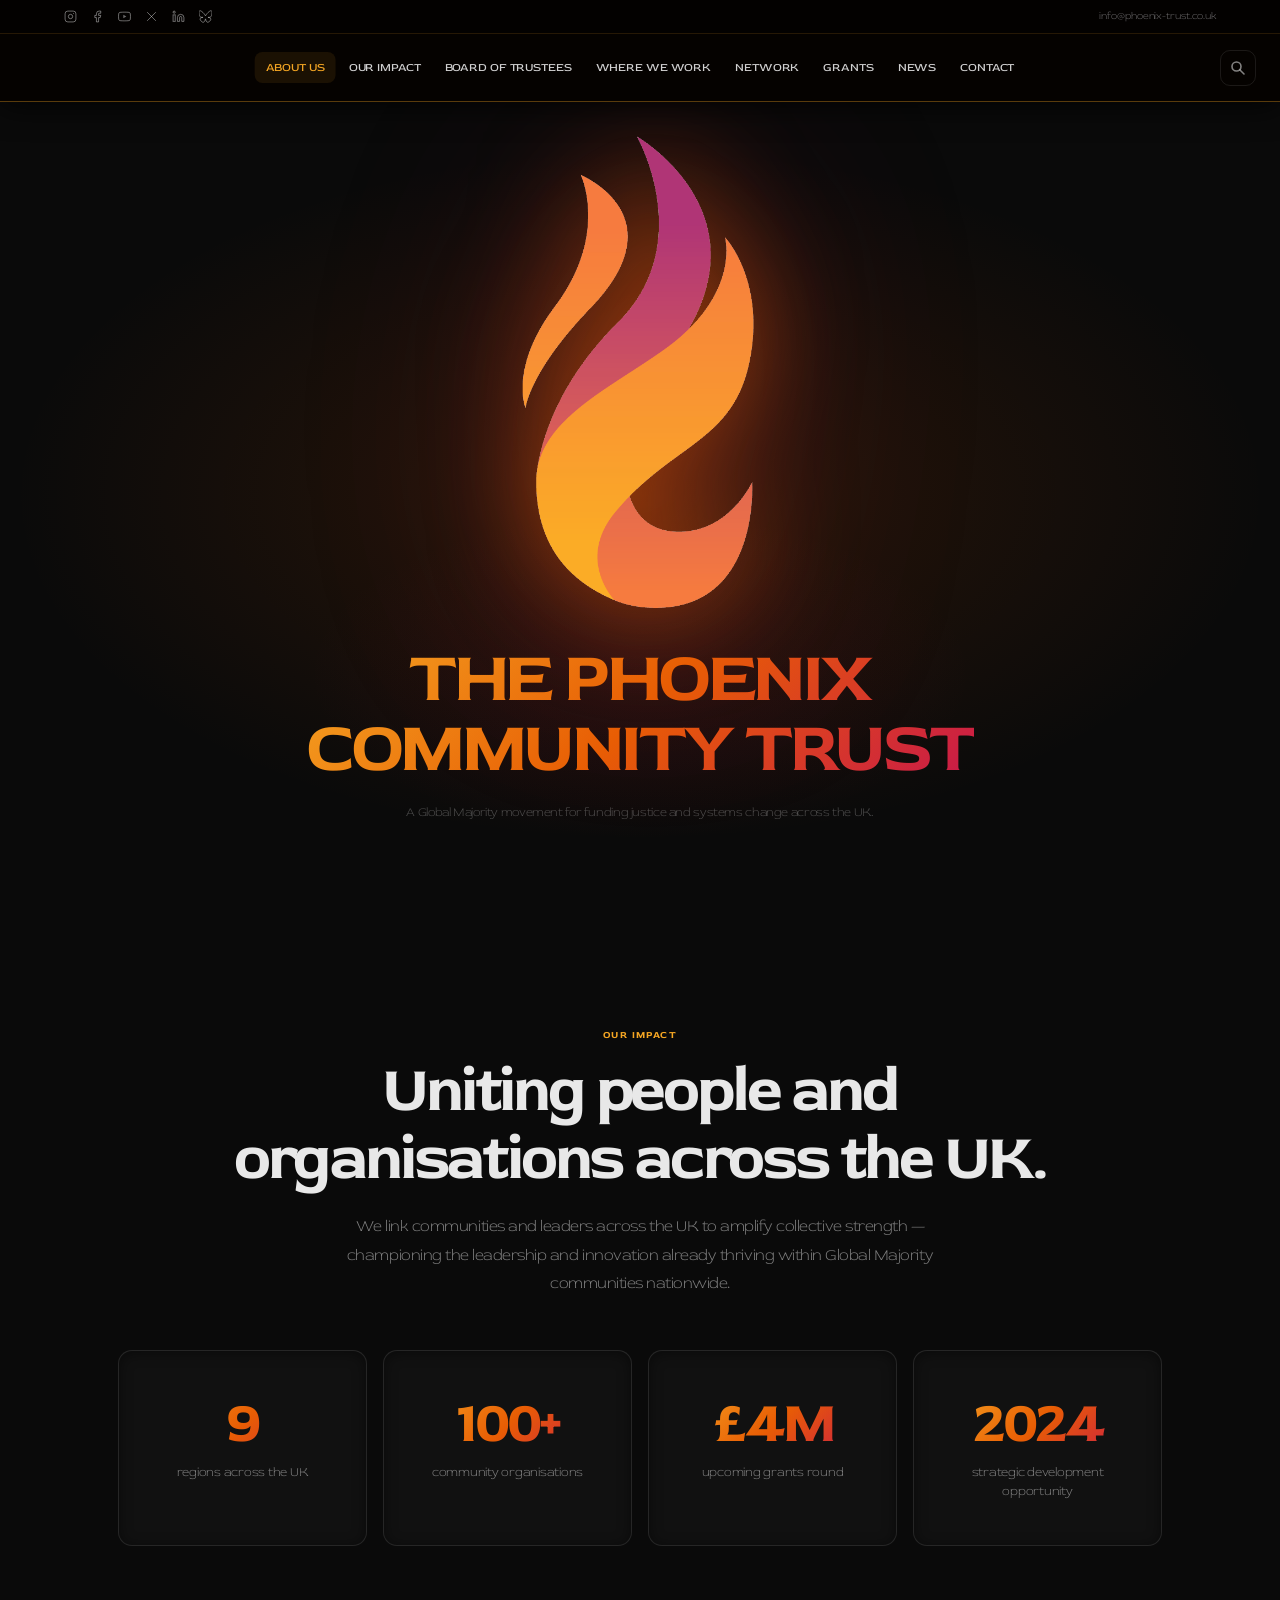
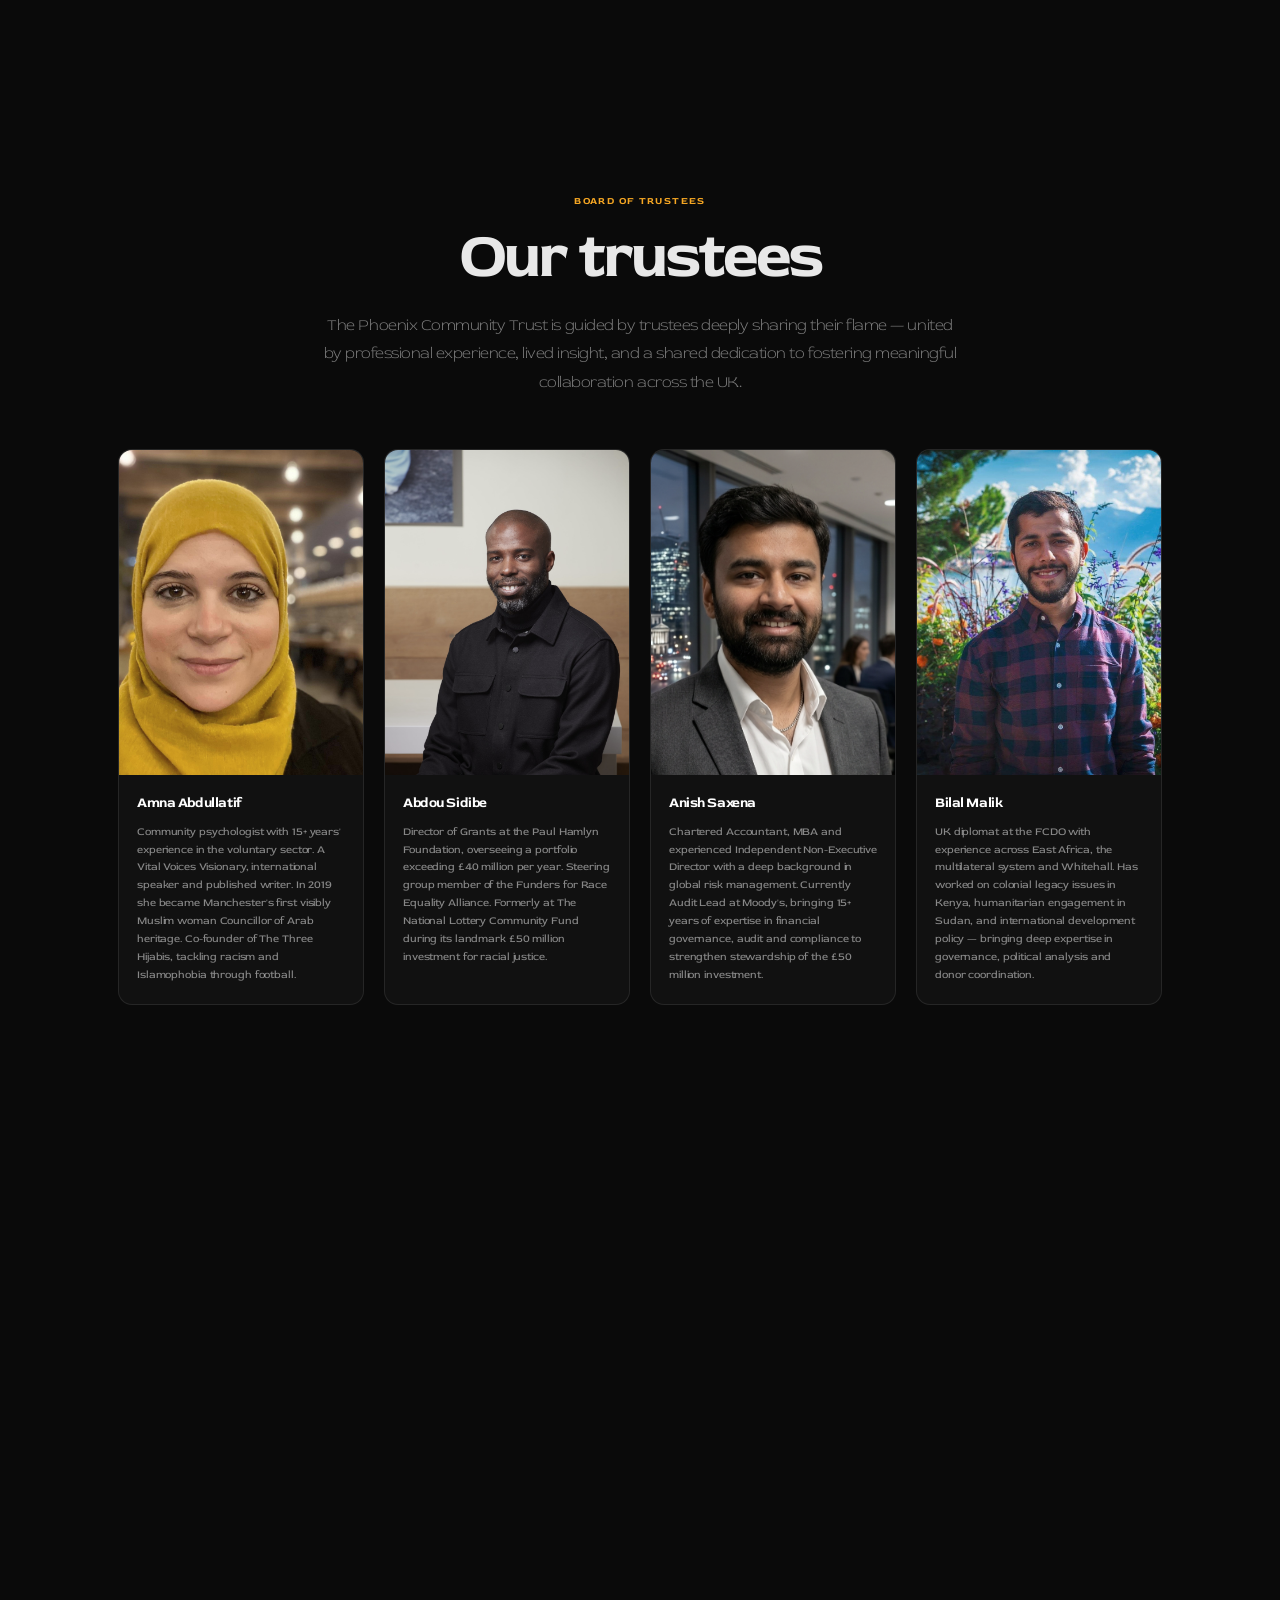
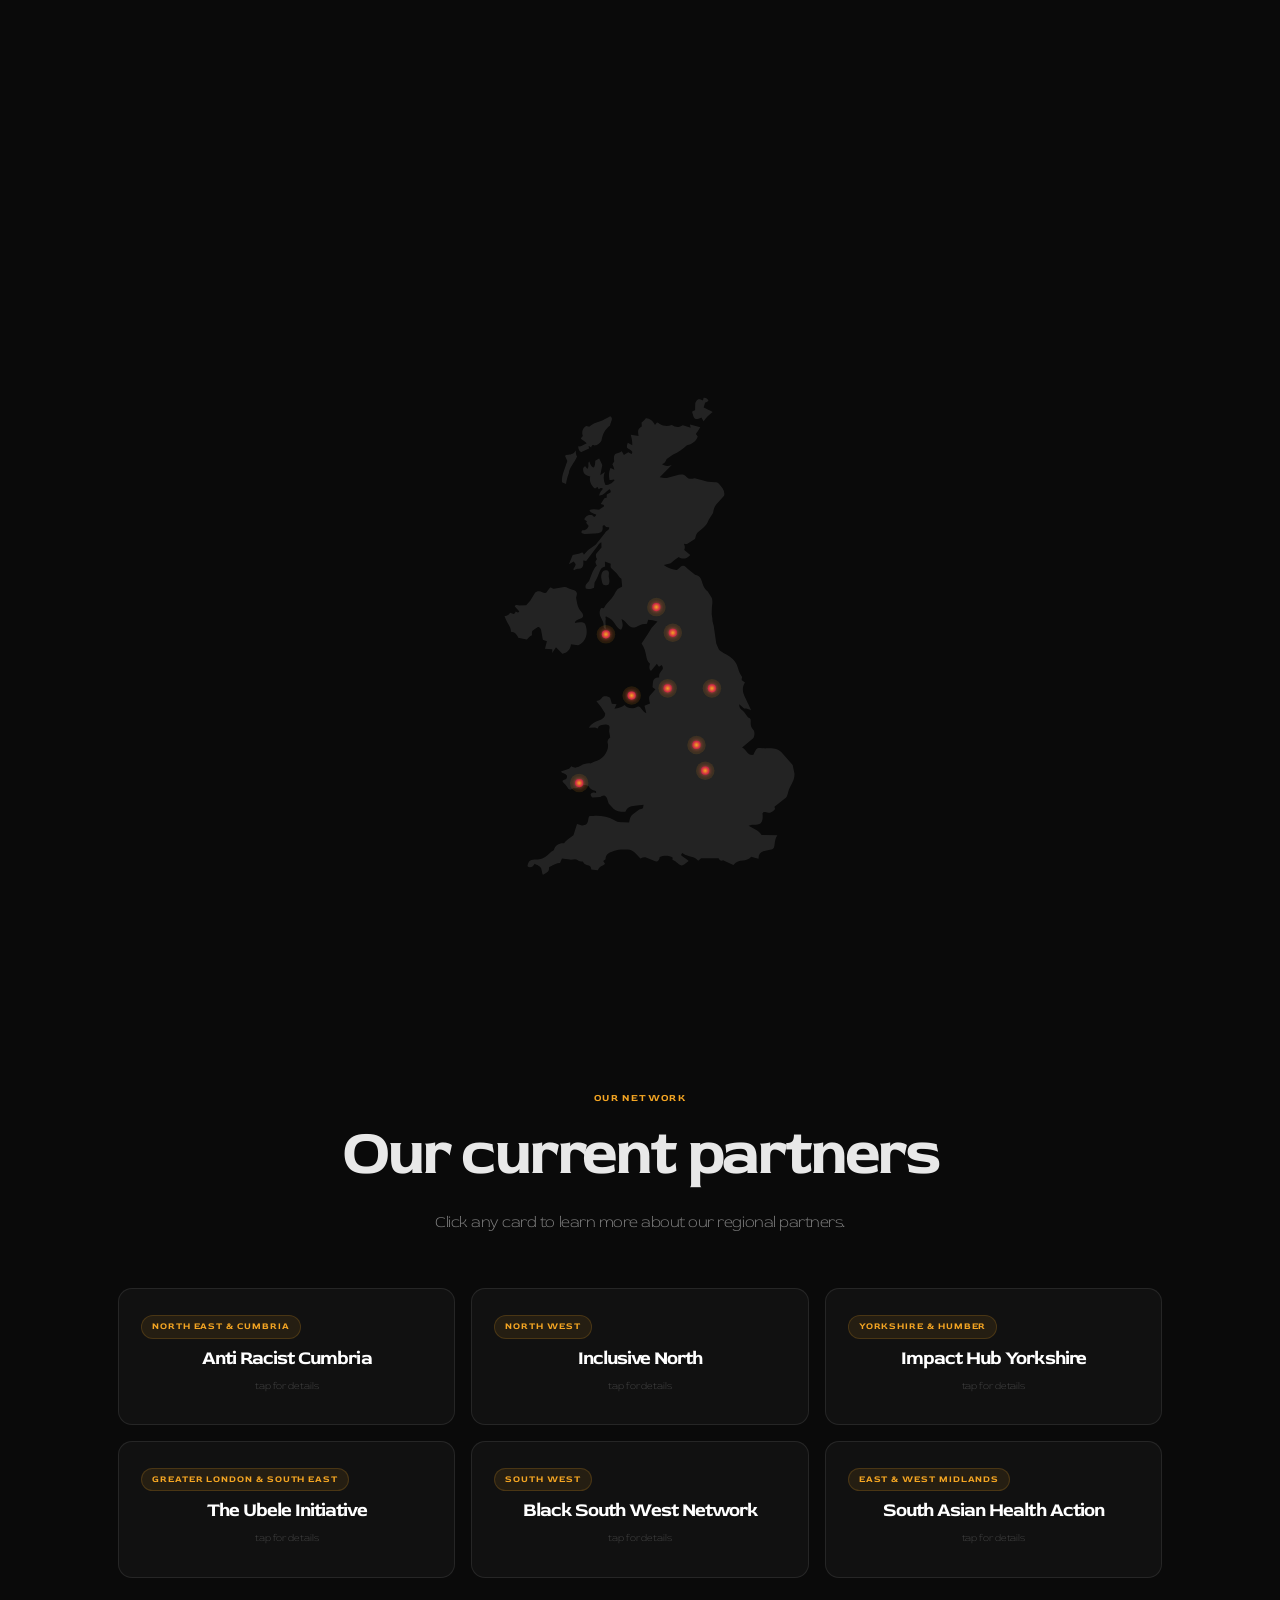
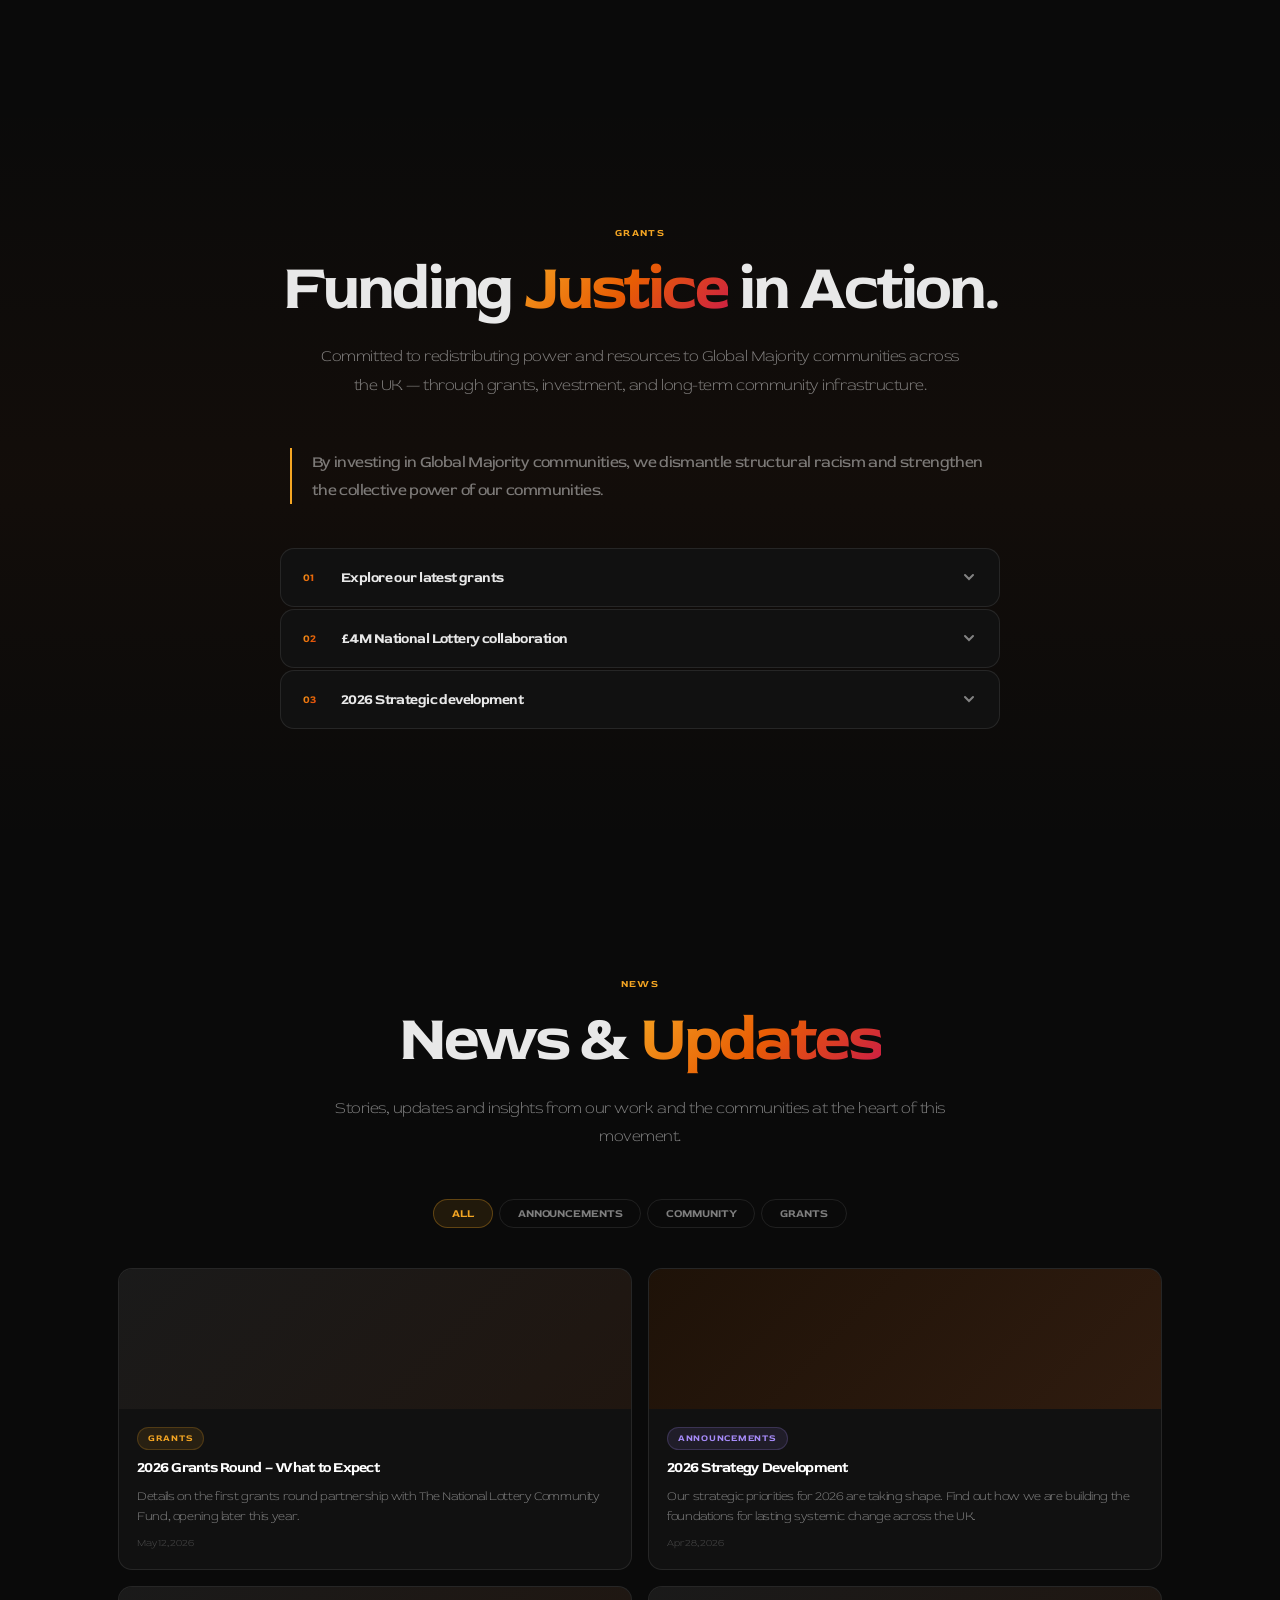
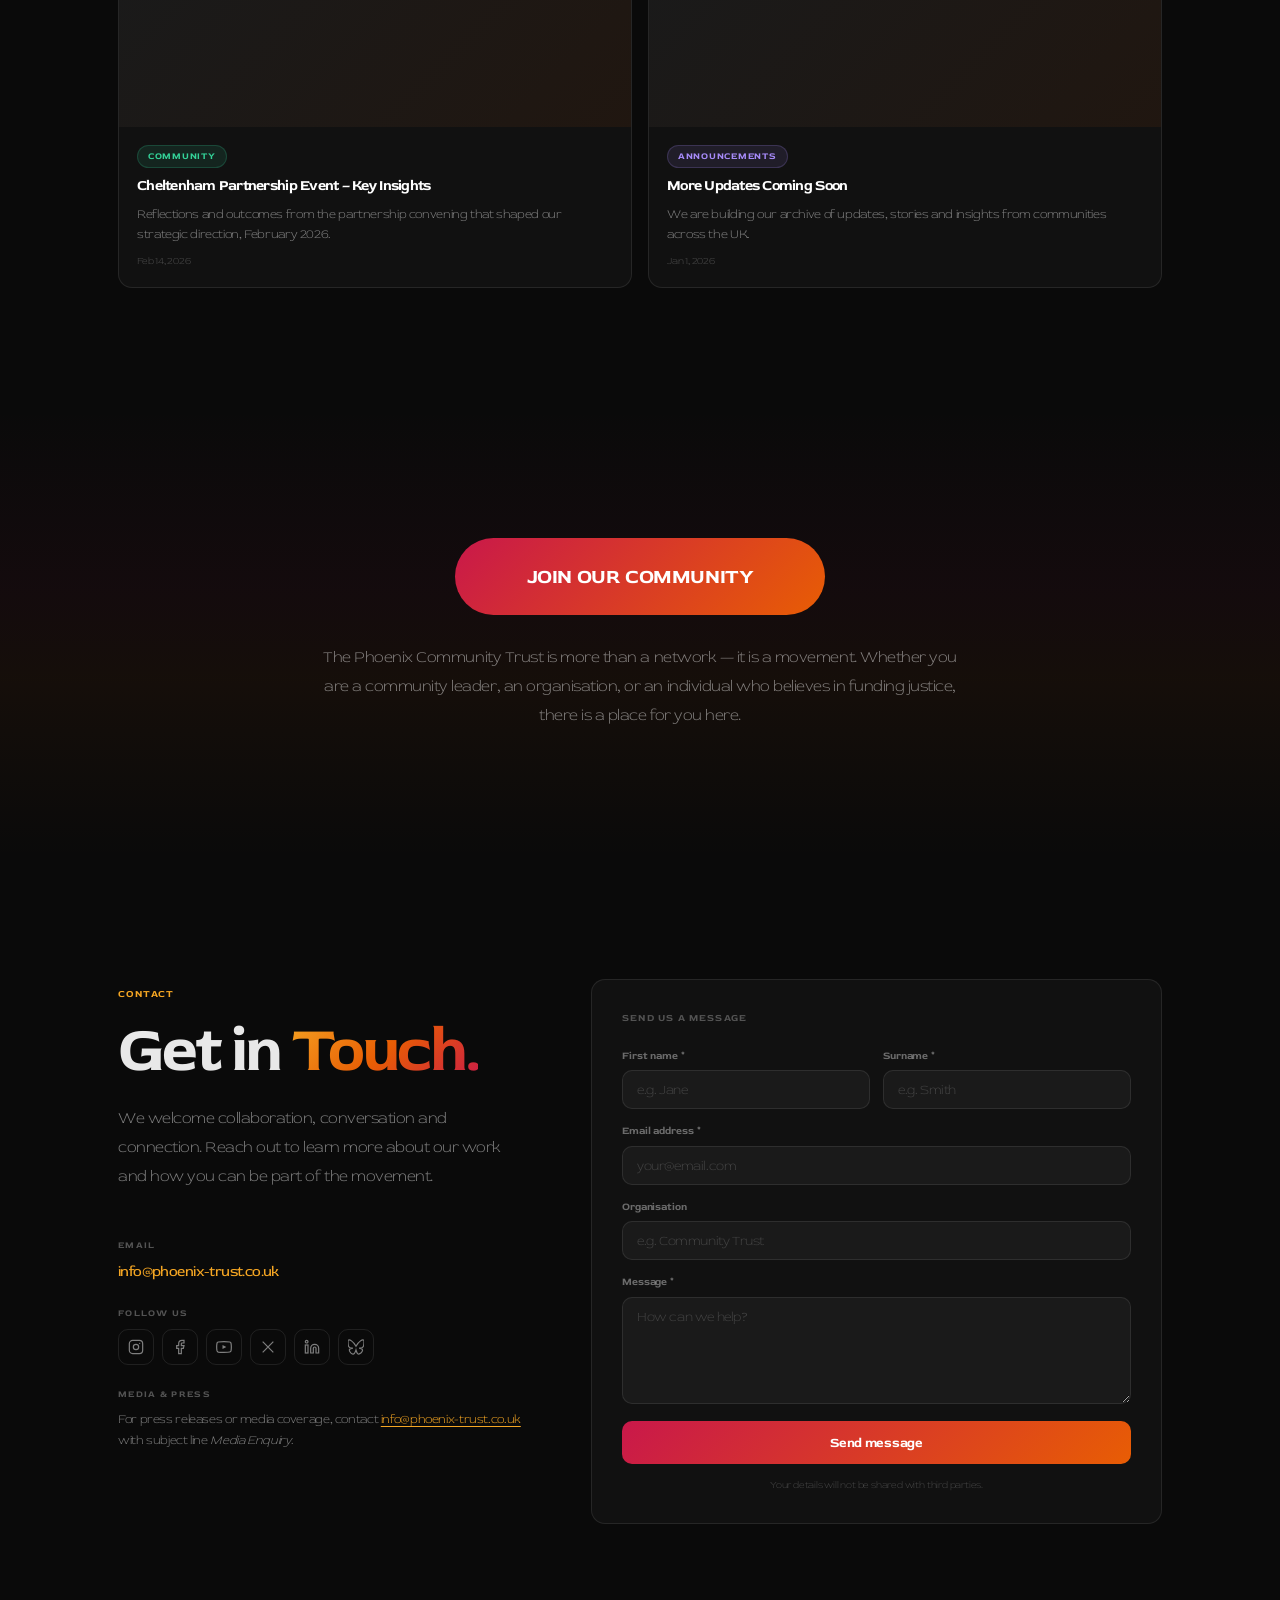
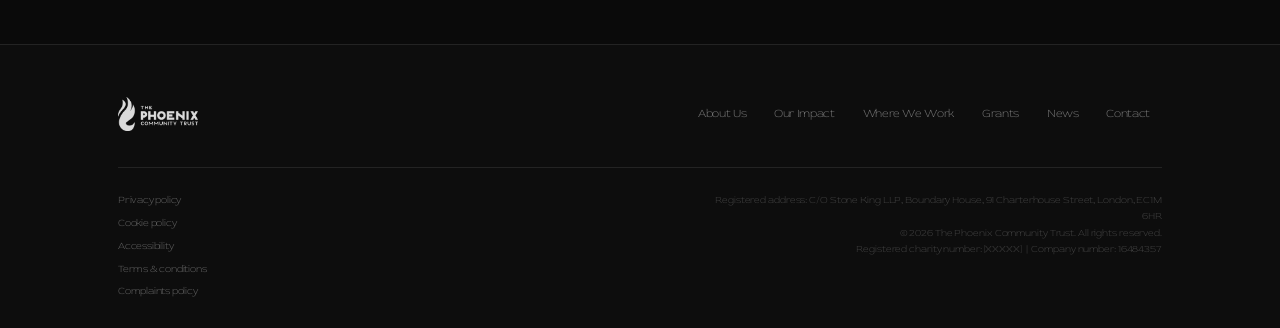
<file: index.html>
<!DOCTYPE html>
<html lang="en">
<head>
  <meta charset="UTF-8" />
  <meta name="viewport" content="width=device-width, initial-scale=1.0" />
  <title>The Phoenix Community Trust</title>
  <link rel="stylesheet" href="styles.css" />
  <link rel="preconnect" href="https://fonts.googleapis.com" />
  <link rel="preconnect" href="https://fonts.gstatic.com" crossorigin />
  <link href="https://fonts.googleapis.com/css2?family=Red+Rose:wght@300;400;700&display=swap" rel="stylesheet" />
</head>
<body>

  <!-- ===================== TOP BAR ===================== -->
  <div class="topbar" role="complementary" aria-label="Social links and contact">
    <div class="topbar-inner">
      <div class="topbar-socials" aria-label="Follow us">
        <a href="#" class="tb-social" aria-label="Instagram" rel="noopener noreferrer" target="_blank">
          <svg width="13" height="13" viewBox="0 0 24 24" fill="none" stroke="currentColor" stroke-width="1.8" aria-hidden="true"><rect x="2" y="2" width="20" height="20" rx="5"/><circle cx="12" cy="12" r="4"/><circle cx="17.5" cy="6.5" r="1" fill="currentColor" stroke="none"/></svg>
        </a>
        <a href="#" class="tb-social" aria-label="Facebook" rel="noopener noreferrer" target="_blank">
          <svg width="13" height="13" viewBox="0 0 24 24" fill="none" stroke="currentColor" stroke-width="1.8" aria-hidden="true"><path d="M18 2h-3a5 5 0 0 0-5 5v3H7v4h3v8h4v-8h3l1-4h-4V7a1 1 0 0 1 1-1h3z"/></svg>
        </a>
        <a href="https://www.youtube.com/@ThePhoenixCommunityTrust" class="tb-social" aria-label="YouTube" rel="noopener noreferrer" target="_blank">
          <svg width="13" height="13" viewBox="0 0 24 24" fill="none" stroke="currentColor" stroke-width="1.8" aria-hidden="true"><path d="M22.54 6.42a2.78 2.78 0 0 0-1.95-1.96C18.88 4 12 4 12 4s-6.88 0-8.59.46A2.78 2.78 0 0 0 1.46 6.42 29 29 0 0 0 1 12a29 29 0 0 0 .46 5.58A2.78 2.78 0 0 0 3.41 19.6C5.12 20 12 20 12 20s6.88 0 8.59-.46a2.78 2.78 0 0 0 1.95-1.95A29 29 0 0 0 23 12a29 29 0 0 0-.46-5.58z"/><polygon points="9.75 15.02 15.5 12 9.75 8.98 9.75 15.02" fill="currentColor" stroke="none"/></svg>
        </a>
        <a href="https://x.com/phoenix_trust_" class="tb-social" aria-label="X (Twitter)" rel="noopener noreferrer" target="_blank">
          <svg width="13" height="13" viewBox="0 0 24 24" fill="none" stroke="currentColor" stroke-width="1.8" aria-hidden="true"><path d="M4 4l16 16M20 4L4 20"/></svg>
        </a>
        <a href="https://www.linkedin.com/company/phoenix-community-trust/" class="tb-social" aria-label="LinkedIn" rel="noopener noreferrer" target="_blank">
          <svg width="13" height="13" viewBox="0 0 24 24" fill="none" stroke="currentColor" stroke-width="1.8" aria-hidden="true"><path d="M16 8a6 6 0 0 1 6 6v7h-4v-7a2 2 0 0 0-4 0v7h-4v-7a6 6 0 0 1 6-6z"/><rect x="2" y="9" width="4" height="12"/><circle cx="4" cy="4" r="2"/></svg>
        </a>
        <a href="https://bsky.app/profile/phoenix-trust.bsky.social" class="tb-social" aria-label="Bluesky" rel="noopener noreferrer" target="_blank">
          <svg width="13" height="13" viewBox="0 0 24 24" fill="none" stroke="currentColor" stroke-width="1.8" aria-hidden="true"><path d="M12 10.8c-1.087-2.114-4.046-6.053-6.798-7.995C2.566.944 1.561 1.266.902 1.565.139 1.908 0 3.08 0 3.768c0 .69.378 5.65.624 6.479.815 2.736 3.713 3.66 6.383 3.364.136-.02.275-.039.415-.056-.138.022-.276.04-.415.056-3.912.58-7.387 2.005-2.83 7.078 5.013 5.19 6.87-1.113 7.823-4.308.953 3.195 2.05 9.271 7.733 4.308 4.267-4.308 1.172-6.498-2.74-7.078a8.741 8.741 0 0 1-.415-.056c.14.017.279.036.415.056 2.67.297 5.568-.628 6.383-3.364.246-.828.624-5.79.624-6.478 0-.69-.139-1.861-.902-2.204-.659-.299-1.664-.62-4.3 1.24C16.046 4.748 13.087 8.687 12 10.8z"/></svg>
        </a>
      </div>
      <a href="mailto:info@phoenix-trust.co.uk" class="tb-email">info@phoenix-trust.co.uk</a>
    </div>
  </div>

  <!-- ===================== SKIP LINK ===================== -->
  <a class="skip-link" href="#main-content">Skip to main content</a>

  <!-- ===================== SECTION JUMP NAV (keyboard) ===================== -->
  <nav class="section-jumps" aria-label="Jump to section">
    <a class="sj-link" href="#impact">Our Impact</a>
    <a class="sj-link" href="#where-we-work">Where We Work</a>
    <a class="sj-link" href="#network">Network</a>
    <a class="sj-link" href="#trustees">Trustees</a>
    <a class="sj-link" href="#grants">Grants</a>
    <a class="sj-link" href="#news">News</a>
    <a class="sj-link" href="#contact">Contact</a>
  </nav>

  <!-- ===================== HEADER ===================== -->
  <header class="site-header" id="site-header">

    <!-- Hamburger — left side on mobile, hidden on desktop -->
    <button class="hamburger" id="hamburger"
            aria-label="Open menu" aria-expanded="false" aria-controls="mobile-nav">
      <span aria-hidden="true"></span>
      <span aria-hidden="true"></span>
      <span aria-hidden="true"></span>
    </button>

    <nav class="header-nav" id="main-nav" aria-label="Primary navigation">
      <a href="#about"         class="nav-link" data-section="about">About Us</a>
      <a href="#impact"        class="nav-link" data-section="impact">Our Impact</a>
      <a href="#trustees"      class="nav-link" data-section="trustees">Board of Trustees</a>
      <a href="#where-we-work" class="nav-link" data-section="where-we-work">Where We Work</a>
      <a href="#network"       class="nav-link" data-section="network">Network</a>
      <a href="#grants"        class="nav-link" data-section="grants">Grants</a>
      <a href="#news"          class="nav-link" data-section="news">News</a>
      <a href="#contact"       class="nav-link" data-section="contact">Contact</a>
    </nav>

    <!-- Search — right side -->
    <div class="header-right">
      <button class="h-search-btn" id="h-search-btn" aria-label="Open search"
              aria-expanded="false" aria-controls="search-bar-drop">
        <svg width="16" height="16" viewBox="0 0 16 16" fill="none" aria-hidden="true">
          <circle cx="6.5" cy="6.5" r="4.5" stroke="currentColor" stroke-width="1.6"/>
          <path d="M10 10L14 14" stroke="currentColor" stroke-width="1.6" stroke-linecap="round"/>
        </svg>
      </button>
    </div>

  </header>

  <!-- ===================== SEARCH BAR DROP ===================== -->
  <div id="search-bar-drop" class="search-bar-drop" aria-hidden="true">
    <div class="search-bar-inner" id="header-search" role="search">
      <svg class="h-search-icon" width="16" height="16" viewBox="0 0 16 16" fill="none" aria-hidden="true">
        <circle cx="6.5" cy="6.5" r="4.5" stroke="currentColor" stroke-width="1.6"/>
        <path d="M10 10L14 14" stroke="currentColor" stroke-width="1.6" stroke-linecap="round"/>
      </svg>
      <label for="hsi" class="sr-only">Search site content</label>
      <input type="search" id="hsi" class="h-search-input" placeholder="Search content…"
             autocomplete="off" aria-expanded="false" aria-haspopup="listbox"
             aria-autocomplete="list" aria-controls="hsd" />
      <div id="hsd" class="h-search-dropdown" role="listbox" aria-label="Search results" hidden></div>
    </div>
  </div>

  <!-- ===================== MOBILE NAV ===================== -->
  <nav id="mobile-nav" class="mobile-nav" aria-label="Mobile navigation" aria-hidden="true">
    <button class="mobile-close" id="mobile-close" aria-label="Close menu">&times;</button>
    <a href="#about"         class="mobile-link">About Us</a>
    <a href="#impact"        class="mobile-link">Our Impact</a>
    <a href="#trustees"      class="mobile-link">Board of Trustees</a>
    <a href="#where-we-work" class="mobile-link">Where We Work</a>
    <a href="#network"       class="mobile-link">Network</a>
    <a href="#grants"        class="mobile-link">Grants</a>
    <a href="#news"          class="mobile-link">News</a>
    <a href="#contact"       class="mobile-link">Contact</a>

    <div class="mobile-nav-socials" aria-label="Social media">
      <a href="#" class="mob-social" aria-label="Instagram" rel="noopener noreferrer" target="_blank">
        <svg width="18" height="18" viewBox="0 0 24 24" fill="none" stroke="currentColor" stroke-width="1.8" aria-hidden="true">
          <rect x="2" y="2" width="20" height="20" rx="5"/>
          <circle cx="12" cy="12" r="4"/>
          <circle cx="17.5" cy="6.5" r="1" fill="currentColor" stroke="none"/>
        </svg>
      </a>
      <a href="#" class="mob-social" aria-label="Facebook" rel="noopener noreferrer" target="_blank">
        <svg width="18" height="18" viewBox="0 0 24 24" fill="none" stroke="currentColor" stroke-width="1.8" aria-hidden="true">
          <path d="M18 2h-3a5 5 0 0 0-5 5v3H7v4h3v8h4v-8h3l1-4h-4V7a1 1 0 0 1 1-1h3z"/>
        </svg>
      </a>
      <a href="https://www.youtube.com/@ThePhoenixCommunityTrust" class="mob-social" aria-label="YouTube" rel="noopener noreferrer" target="_blank">
        <svg width="18" height="18" viewBox="0 0 24 24" fill="none" stroke="currentColor" stroke-width="1.8" aria-hidden="true">
          <path d="M22.54 6.42a2.78 2.78 0 0 0-1.95-1.96C18.88 4 12 4 12 4s-6.88 0-8.59.46A2.78 2.78 0 0 0 1.46 6.42 29 29 0 0 0 1 12a29 29 0 0 0 .46 5.58A2.78 2.78 0 0 0 3.41 19.6C5.12 20 12 20 12 20s6.88 0 8.59-.46a2.78 2.78 0 0 0 1.95-1.95A29 29 0 0 0 23 12a29 29 0 0 0-.46-5.58z"/>
          <polygon points="9.75 15.02 15.5 12 9.75 8.98 9.75 15.02" fill="currentColor" stroke="none"/>
        </svg>
      </a>
      <a href="https://x.com/phoenix_trust_" class="mob-social" aria-label="X (Twitter)" rel="noopener noreferrer" target="_blank">
        <svg width="18" height="18" viewBox="0 0 24 24" fill="none" stroke="currentColor" stroke-width="1.8" aria-hidden="true">
          <path d="M4 4l16 16M20 4L4 20"/>
        </svg>
      </a>
      <a href="https://www.linkedin.com/company/phoenix-community-trust/" class="mob-social" aria-label="LinkedIn" rel="noopener noreferrer" target="_blank">
        <svg width="18" height="18" viewBox="0 0 24 24" fill="none" stroke="currentColor" stroke-width="1.8" aria-hidden="true">
          <path d="M16 8a6 6 0 0 1 6 6v7h-4v-7a2 2 0 0 0-4 0v7h-4v-7a6 6 0 0 1 6-6z"/>
          <rect x="2" y="9" width="4" height="12"/>
          <circle cx="4" cy="4" r="2"/>
        </svg>
      </a>
      <a href="https://bsky.app/profile/phoenix-trust.bsky.social" class="mob-social" aria-label="Bluesky" rel="noopener noreferrer" target="_blank">
        <svg width="18" height="18" viewBox="0 0 24 24" fill="none" stroke="currentColor" stroke-width="1.8" aria-hidden="true">
          <path d="M12 10.8c-1.087-2.114-4.046-6.053-6.798-7.995C2.566.944 1.561 1.266.902 1.565.139 1.908 0 3.08 0 3.768c0 .69.378 5.65.624 6.479.815 2.736 3.713 3.66 6.383 3.364.136-.02.275-.039.415-.056-.138.022-.276.04-.415.056-3.912.58-7.387 2.005-2.83 7.078 5.013 5.19 6.87-1.113 7.823-4.308.953 3.195 2.05 9.271 7.733 4.308 4.267-4.308 1.172-6.498-2.74-7.078a8.741 8.741 0 0 1-.415-.056c.14.017.279.036.415.056 2.67.297 5.568-.628 6.383-3.364.246-.828.624-5.79.624-6.478 0-.69-.139-1.861-.902-2.204-.659-.299-1.664-.62-4.3 1.24C16.046 4.748 13.087 8.687 12 10.8z"/>
        </svg>
      </a>
    </div>
  </nav>
  <div class="nav-overlay" id="nav-overlay" aria-hidden="true"></div>

  <!-- ===================== MAIN CONTENT ===================== -->
  <main id="main-content" tabindex="-1">

    <!-- ---- HERO / ABOUT ---- -->
    <section class="hero" id="about" aria-labelledby="hero-heading" tabindex="-1">
      <div class="hero-glow" aria-hidden="true"></div>
      <h1 class="sr-only" id="hero-heading">The Phoenix Community Trust</h1>

      <div class="hero-content">
        <!-- Inline SVG flame (colour-accurate, transparent bg) -->
        <div class="hero-flame reveal-up" aria-hidden="true">
          <img src="assets/images/logo-flame.png" alt="" class="flame-svg" />
        </div>

        <div class="hero-wordmark reveal-up" style="--delay:0.15s" aria-label="The Phoenix Community Trust">
          <p class="hero-wordmark-text">THE PHOENIX<br>COMMUNITY TRUST</p>
        </div>

        <p class="hero-sub reveal-up" style="--delay:0.26s">
          A Global Majority movement for funding justice and systems change across the UK.
        </p>

        <a href="#impact" class="hero-cta reveal-up" style="--delay:0.36s">
          Explore our work
          <svg width="16" height="16" viewBox="0 0 16 16" fill="none" aria-hidden="true">
            <path d="M8 2v12M2 8l6 6 6-6" stroke="currentColor" stroke-width="1.8" stroke-linecap="round" stroke-linejoin="round"/>
          </svg>
        </a>
      </div>
    </section>

    <!-- ---- OUR IMPACT ---- -->
    <section class="section" id="impact" aria-labelledby="impact-h" tabindex="-1">
      <div class="container center">
        <span class="eyebrow reveal-up">Our Impact</span>
        <h2 class="section-h reveal-up" id="impact-h" style="--delay:0.08s">
          Uniting people and<br>organisations across the UK.
        </h2>
        <p class="section-body reveal-up" style="--delay:0.16s">
          We link communities and leaders across the UK to amplify collective strength — championing the leadership and innovation already thriving within Global Majority communities nationwide.
        </p>

        <div class="stats-grid">
          <div class="stat-card reveal-up" style="--delay:0.00s">
            <span class="stat-n gradient-text" data-count="9"    data-suffix="">9</span>
            <span class="stat-l">regions across the UK</span>
          </div>
          <div class="stat-card reveal-up" style="--delay:0.08s">
            <span class="stat-n gradient-text" data-count="100"  data-suffix="+">100+</span>
            <span class="stat-l">community organisations</span>
          </div>
          <div class="stat-card reveal-up" style="--delay:0.16s">
            <span class="stat-n gradient-text" data-prefix="£"   data-count="4" data-suffix="M">£4M</span>
            <span class="stat-l">upcoming grants round</span>
          </div>
          <div class="stat-card reveal-up" style="--delay:0.24s">
            <span class="stat-n gradient-text" data-count="2026" data-suffix="">2026</span>
            <span class="stat-l">strategic development opportunity</span>
          </div>
        </div>
      </div>
    </section>

    <!-- ---- BOARD OF TRUSTEES ---- -->
    <section class="section trustees-section" id="trustees" aria-labelledby="trustees-h" tabindex="-1">
      <div class="container center">
        <span class="eyebrow reveal-up">Board of Trustees</span>
        <h2 class="section-h reveal-up" id="trustees-h" style="--delay:0.08s">Our trustees</h2>
        <p class="section-body reveal-up" style="--delay:0.16s">
          The Phoenix Community Trust is guided by trustees deeply sharing their flame — united by professional experience, lived insight, and a shared dedication to fostering meaningful collaboration across the UK.
        </p>

        <div class="trustees-grid">

          <article class="tcard reveal-up" style="--delay:0.00s">
            <div class="tcard-img-wrap">
              <img src="assets/images/trustees/Amna-Abdullatif.jpg" alt="Amna Abdullatif" class="tcard-img" loading="lazy" />
            </div>
            <div class="tcard-body">
              <h3 class="tcard-name">Amna Abdullatif</h3>
              <p class="tcard-bio">Community psychologist with 15+ years' experience in the voluntary sector. A Vital Voices Visionary, international speaker and published writer. In 2019 she became Manchester's first visibly Muslim woman Councillor of Arab heritage. Co-founder of The Three Hijabis, tackling racism and Islamophobia through football.</p>
            </div>
          </article>

          <article class="tcard reveal-up" style="--delay:0.04s">
            <div class="tcard-img-wrap">
              <img src="assets/images/trustees/Abdou-Sidibe-scaled.jpeg" alt="Abdou Sidibe" class="tcard-img" loading="lazy" />
            </div>
            <div class="tcard-body">
              <h3 class="tcard-name">Abdou Sidibe</h3>
              <p class="tcard-bio">Director of Grants at the Paul Hamlyn Foundation, overseeing a portfolio exceeding £40 million per year. Steering group member of the Funders for Race Equality Alliance. Formerly at The National Lottery Community Fund during its landmark £50 million investment for racial justice.</p>
            </div>
          </article>

          <article class="tcard reveal-up" style="--delay:0.08s">
            <div class="tcard-img-wrap">
              <img src="assets/images/trustees/Anish-Saxena.png" alt="Anish Saxena" class="tcard-img" loading="lazy" />
            </div>
            <div class="tcard-body">
              <h3 class="tcard-name">Anish Saxena</h3>
              <p class="tcard-bio">Chartered Accountant, MBA and experienced Independent Non-Executive Director with a deep background in global risk management. Currently Audit Lead at Moody's, bringing 15+ years of expertise in financial governance, audit and compliance to strengthen stewardship of the £50 million investment.</p>
            </div>
          </article>

          <article class="tcard reveal-up" style="--delay:0.12s">
            <div class="tcard-img-wrap">
              <img src="assets/images/trustees/Bilal-Malik.jpeg" alt="Bilal Malik" class="tcard-img" loading="lazy" />
            </div>
            <div class="tcard-body">
              <h3 class="tcard-name">Bilal Malik</h3>
              <p class="tcard-bio">UK diplomat at the FCDO with experience across East Africa, the multilateral system and Whitehall. Has worked on colonial legacy issues in Kenya, humanitarian engagement in Sudan, and international development policy — bringing deep expertise in governance, political analysis and donor coordination.</p>
            </div>
          </article>

          <article class="tcard reveal-up" style="--delay:0.16s">
            <div class="tcard-img-wrap">
              <img src="assets/images/trustees/Florence-Nyasamo-e1779710467947.jpg" alt="Florence Nyasamo" class="tcard-img" loading="lazy" />
            </div>
            <div class="tcard-body">
              <h3 class="tcard-name">Florence Nyasamo</h3>
              <p class="tcard-bio">Systems change leader and founder &amp; CEO of Lives of Colour. Her work spans social and racial justice, community wealth building, ethical governance and sustainable finance. She translates lived experience into usable approaches for organisations and policymakers. Also Director of Bay Technology Training Institute in Kenya.</p>
            </div>
          </article>

          <article class="tcard reveal-up" style="--delay:0.20s">
            <div class="tcard-img-wrap">
              <img src="assets/images/trustees/Shelley-Bishton-scaled.jpg" alt="Shelley Bishton" class="tcard-img" loading="lazy" />
            </div>
            <div class="tcard-body">
              <h3 class="tcard-name">Shelley Bishton</h3>
              <p class="tcard-bio">Multi-award-winning cultural transformation specialist with 20+ years' experience driving change where culture meets commerce. Former Head of Diversity, Equity and Inclusion at News UK and trustee of the Black British Initiative. Brings exceptional expertise in inclusive organisational development and community partnership building.</p>
            </div>
          </article>

          <article class="tcard reveal-up" style="--delay:0.24s">
            <div class="tcard-img-wrap">
              <img src="assets/images/trustees/Tayshan-Hayden-Smith.avif" alt="Tayshan Hayden-Smith" class="tcard-img" loading="lazy" />
            </div>
            <div class="tcard-body">
              <h3 class="tcard-name">Tayshan Hayden-Smith</h3>
              <p class="tcard-bio">British community activist and garden designer. Co-founder of the non-profit Grow to Know, championing horticultural activism to make gardening accessible to diverse and disadvantaged communities. A regular face on BBC's Your Garden Made Perfect and a published author advocating for social justice and environmental equity.</p>
            </div>
          </article>

        </div>
      </div>
    </section>

    <!-- ---- WHERE WE WORK — UK MAP ---- -->
    <section class="section" id="where-we-work" aria-labelledby="wwh-h" tabindex="-1">
      <div class="container center">
        <span class="eyebrow reveal-up">Where We Work</span>
        <h2 class="section-h reveal-up" id="wwh-h" style="--delay:0.08s">Our current active regions</h2>

        <div class="map-wrap reveal-up" style="--delay:0.18s">
          <!-- UK Map + interactive dot overlay -->
          <div class="map-container" role="img" aria-label="Map of England showing 9 active regions">
            <img src="assets/images/uk-map.svg" alt="" class="uk-map-bg" aria-hidden="true" />

            <!-- Dots overlay — same viewBox as the UK SVG -->
            <svg class="map-dots-svg" viewBox="0 0 816.4 1080"
                 xmlns="http://www.w3.org/2000/svg" aria-hidden="true" focusable="false">
              <defs>
                <radialGradient id="dg" cx="50%" cy="50%" r="50%">
                  <stop offset="0%"   stop-color="#F5A623"/>
                  <stop offset="100%" stop-color="#C9184A"/>
                </radialGradient>
                <filter id="dglow" x="-50%" y="-50%" width="200%" height="200%">
                  <feGaussianBlur stdDeviation="4" result="b"/>
                  <feMerge><feMergeNode in="b"/><feMergeNode in="SourceGraphic"/></feMerge>
                </filter>
              </defs>

              <!-- North East & Cumbria -->
              <g class="rdot" tabindex="0" role="button"
                 data-name="North East &amp; Cumbria" data-partner="Anti Racist Cumbria"
                 aria-label="North East and Cumbria — Active region, partner: Anti Racist Cumbria">
                <circle class="dp" cx="440" cy="490" r="18"/>
                <circle class="dc" cx="440" cy="490" r="8" fill="url(#dg)" filter="url(#dglow)"/>
              </g>
              <!-- North West -->
              <g class="rdot" tabindex="0" role="button"
                 data-name="North West" data-partner="Inclusive North"
                 aria-label="North West — Active region, partner: Inclusive North">
                <circle class="dp" cx="342" cy="543" r="18"/>
                <circle class="dc" cx="342" cy="543" r="8" fill="url(#dg)" filter="url(#dglow)"/>
              </g>
              <!-- Yorkshire & Humber -->
              <g class="rdot" tabindex="0" role="button"
                 data-name="Yorkshire &amp; Humber" data-partner="Impact Hub Yorkshire"
                 aria-label="Yorkshire and Humber — Active region, partner: Impact Hub Yorkshire">
                <circle class="dp" cx="472" cy="540" r="18"/>
                <circle class="dc" cx="472" cy="540" r="8" fill="url(#dg)" filter="url(#dglow)"/>
              </g>
              <!-- East Midlands -->
              <g class="rdot" tabindex="0" role="button"
                 data-name="East Midlands" data-partner=""
                 aria-label="East Midlands — Active region">
                <circle class="dp" cx="462" cy="648" r="18"/>
                <circle class="dc" cx="462" cy="648" r="8" fill="url(#dg)" filter="url(#dglow)"/>
              </g>
              <!-- West Midlands -->
              <g class="rdot" tabindex="0" role="button"
                 data-name="West Midlands" data-partner="South Asian Health Action"
                 aria-label="West Midlands — Active region, partner: South Asian Health Action">
                <circle class="dp" cx="392" cy="662" r="18"/>
                <circle class="dc" cx="392" cy="662" r="8" fill="url(#dg)" filter="url(#dglow)"/>
              </g>
              <!-- East of England -->
              <g class="rdot" tabindex="0" role="button"
                 data-name="East of England" data-partner="The Ubele Initiative"
                 aria-label="East of England — Active region, partner: The Ubele Initiative">
                <circle class="dp" cx="548" cy="648" r="18"/>
                <circle class="dc" cx="548" cy="648" r="8" fill="url(#dg)" filter="url(#dglow)"/>
              </g>
              <!-- Greater London -->
              <g class="rdot" tabindex="0" role="button"
                 data-name="Greater London" data-partner="The Ubele Initiative"
                 aria-label="Greater London — Active region, partner: The Ubele Initiative">
                <circle class="dp" cx="518" cy="758" r="18"/>
                <circle class="dc" cx="518" cy="758" r="8" fill="url(#dg)" filter="url(#dglow)"/>
              </g>
              <!-- South East -->
              <g class="rdot" tabindex="0" role="button"
                 data-name="South East" data-partner=""
                 aria-label="South East — Active region">
                <circle class="dp" cx="535" cy="808" r="18"/>
                <circle class="dc" cx="535" cy="808" r="8" fill="url(#dg)" filter="url(#dglow)"/>
              </g>
              <!-- South West -->
              <g class="rdot" tabindex="0" role="button"
                 data-name="South West" data-partner="Black South West Network"
                 aria-label="South West — Active region, partner: Black South West Network">
                <circle class="dp" cx="290" cy="832" r="18"/>
                <circle class="dc" cx="290" cy="832" r="8" fill="url(#dg)" filter="url(#dglow)"/>
              </g>
            </svg>

            <!-- Hover data card (positioned inside map-container) -->
            <div class="map-card" id="map-card" role="tooltip" aria-live="polite" hidden>
              <span class="mc-active">Active</span>
              <strong class="mc-name" id="mc-name"></strong>
              <span class="mc-partner" id="mc-partner"></span>
              <a class="mc-link" href="#network">View partner &rarr;</a>
            </div>
          </div>

          <!-- Accessible fallback list for screen readers -->
          <ul class="sr-only" aria-label="Active regions">
            <li><a href="#network">North East &amp; Cumbria — Active</a></li>
            <li><a href="#network">North West — Active</a></li>
            <li><a href="#network">Yorkshire &amp; Humber — Active</a></li>
            <li><a href="#network">East Midlands — Active</a></li>
            <li><a href="#network">West Midlands — Active</a></li>
            <li><a href="#network">East of England — Active</a></li>
            <li><a href="#network">Greater London — Active</a></li>
            <li><a href="#network">South East — Active</a></li>
            <li><a href="#network">South West — Active</a></li>
          </ul>
        </div>
      </div>
    </section>

    <!-- ---- NETWORK ---- -->
    <section class="section" id="network" aria-labelledby="net-h" tabindex="-1">
      <div class="container center">
        <span class="eyebrow reveal-up">Our Network</span>
        <h2 class="section-h reveal-up" id="net-h" style="--delay:0.08s">Our current partners</h2>
        <p class="section-body reveal-up" style="--delay:0.16s">
          Click any card to learn more about our regional partners.
        </p>

        <div class="partners-grid">

          <div class="pcard reveal-up" style="--delay:0.00s; --rot:-2deg; --fd:7s; --fdt:0s"
               tabindex="0" role="button" aria-label="Anti Racist Cumbria — click for details"
               data-region="North East &amp; Cumbria"
               data-name="Anti Racist Cumbria"
               data-tagline="DISMANTLING RACISM, ADVANCING JUSTICE."
               data-desc="Anti Racist Cumbria is a community-led network building collective power across Cumbria.">
            <span class="pc-region">North East &amp; Cumbria</span>
            <h3 class="pc-name">Anti Racist Cumbria</h3>
            <span class="pc-hint" aria-hidden="true">tap for details</span>
            <div class="pcard-detail">
              <div class="pcard-detail-inner">
                <p class="pc-tagline">DISMANTLING RACISM, ADVANCING JUSTICE.</p>
                <p class="pc-desc">Anti Racist Cumbria is a community-led network building collective power across Cumbria and the North East.</p>
              </div>
            </div>
          </div>

          <div class="pcard reveal-up" style="--delay:0.05s; --rot:1.5deg; --fd:6s; --fdt:-1.5s"
               tabindex="0" role="button" aria-label="Inclusive North — click for details"
               data-region="North West"
               data-name="Inclusive North"
               data-tagline="CHAMPIONING RACIAL UNITY."
               data-desc="Inclusive North drives change for Global Majority communities across Lancashire through research, policy innovation and investment.">
            <span class="pc-region">North West</span>
            <h3 class="pc-name">Inclusive North</h3>
            <span class="pc-hint" aria-hidden="true">tap for details</span>
            <div class="pcard-detail">
              <div class="pcard-detail-inner">
                <p class="pc-tagline">CHAMPIONING RACIAL UNITY.</p>
                <p class="pc-desc">Inclusive North drives change for Global Majority communities across Lancashire through research, policy innovation and investment.</p>
              </div>
            </div>
          </div>

          <div class="pcard reveal-up" style="--delay:0.10s; --rot:-1deg; --fd:8s; --fdt:-3s"
               tabindex="0" role="button" aria-label="Impact Hub Yorkshire — click for details"
               data-region="Yorkshire &amp; Humber"
               data-name="Impact Hub Yorkshire"
               data-tagline="POWERING POSITIVE CHANGE IN YORKSHIRE."
               data-desc="A collaborative community connecting entrepreneurs, innovators, and organisations driving positive social and environmental change across Yorkshire.">
            <span class="pc-region">Yorkshire &amp; Humber</span>
            <h3 class="pc-name">Impact Hub Yorkshire</h3>
            <span class="pc-hint" aria-hidden="true">tap for details</span>
            <div class="pcard-detail">
              <div class="pcard-detail-inner">
                <p class="pc-tagline">POWERING POSITIVE CHANGE IN YORKSHIRE.</p>
                <p class="pc-desc">A collaborative community connecting entrepreneurs, innovators, and organisations driving positive social and environmental change across Yorkshire.</p>
              </div>
            </div>
          </div>

          <div class="pcard reveal-up" style="--delay:0.15s; --rot:2deg; --fd:6.5s; --fdt:-2s"
               tabindex="0" role="button" aria-label="The Ubele Initiative — click for details"
               data-region="Greater London &amp; South East"
               data-name="The Ubele Initiative"
               data-tagline="ADVOCATING FOR EQUITY &amp; JUSTICE."
               data-desc="The Ubele Initiative empowers Global Majority communities in the UK to act as catalysts for social and economic change.">
            <span class="pc-region">Greater London &amp; South East</span>
            <h3 class="pc-name">The Ubele Initiative</h3>
            <span class="pc-hint" aria-hidden="true">tap for details</span>
            <div class="pcard-detail">
              <div class="pcard-detail-inner">
                <p class="pc-tagline">ADVOCATING FOR EQUITY &amp; JUSTICE.</p>
                <p class="pc-desc">The Ubele Initiative empowers Global Majority communities in the UK to act as catalysts for social and economic change.</p>
              </div>
            </div>
          </div>

          <div class="pcard reveal-up" style="--delay:0.20s; --rot:-1.5deg; --fd:7.5s; --fdt:-4s"
               tabindex="0" role="button" aria-label="Black South West Network — click for details"
               data-region="South West"
               data-name="Black South West Network"
               data-tagline="BUILDING POWER. CREATING CHANGE."
               data-desc="Works across the South West to advance racial justice, amplify Black voices, and build lasting opportunities for equity.">
            <span class="pc-region">South West</span>
            <h3 class="pc-name">Black South West Network</h3>
            <span class="pc-hint" aria-hidden="true">tap for details</span>
            <div class="pcard-detail">
              <div class="pcard-detail-inner">
                <p class="pc-tagline">BUILDING POWER. CREATING CHANGE.</p>
                <p class="pc-desc">Works across the South West to advance racial justice, amplify Black voices, and build lasting opportunities for equity.</p>
              </div>
            </div>
          </div>

          <div class="pcard reveal-up" style="--delay:0.25s; --rot:1deg; --fd:9s; --fdt:-2.5s"
               tabindex="0" role="button" aria-label="South Asian Health Action — click for details"
               data-region="East &amp; West Midlands"
               data-name="South Asian Health Action"
               data-tagline="IMPROVING HEALTH. ADVANCING EQUITY."
               data-desc="Works to improve health outcomes and reduce inequalities for South Asian communities through research, advocacy, and action.">
            <span class="pc-region">East &amp; West Midlands</span>
            <h3 class="pc-name">South Asian Health Action</h3>
            <span class="pc-hint" aria-hidden="true">tap for details</span>
            <div class="pcard-detail">
              <div class="pcard-detail-inner">
                <p class="pc-tagline">IMPROVING HEALTH. ADVANCING EQUITY.</p>
                <p class="pc-desc">Works to improve health outcomes and reduce inequalities for South Asian communities through research, advocacy, and action.</p>
              </div>
            </div>
          </div>

        </div>
      </div>
    </section>

    <!-- ---- GRANTS ---- -->
    <section class="section grants-section" id="grants" aria-labelledby="grants-h" tabindex="-1">
      <div class="container center">
        <span class="eyebrow reveal-up">Grants</span>
        <h2 class="section-h reveal-up" id="grants-h" style="--delay:0.08s">
          Funding <span class="gradient-text">Justice</span> in Action.
        </h2>
        <p class="section-body reveal-up" style="--delay:0.16s">
          Committed to redistributing power and resources to Global Majority communities across the UK — through grants, investment, and long-term community infrastructure.
        </p>
        <div class="grants-quote reveal-up" style="--delay:0.22s">
          By investing in Global Majority communities, we dismantle structural racism and strengthen the collective power of our communities.
        </div>

        <!-- Custom smooth accordion (not <details>) -->
        <div class="grant-steps reveal-up" style="--delay:0.30s" role="list">

          <div class="gstep" role="listitem">
            <button class="gstep-toggle" aria-expanded="false" aria-controls="gs1-body">
              <span class="gstep-num gradient-text" aria-hidden="true">01</span>
              <span class="gstep-title">Explore our latest grants</span>
              <svg class="chevron" width="16" height="16" viewBox="0 0 16 16" fill="none" aria-hidden="true">
                <path d="M4 6l4 4 4-4" stroke="currentColor" stroke-width="2" stroke-linecap="round"/>
              </svg>
            </button>
            <div class="gstep-body" id="gs1-body" role="region" aria-label="Explore our latest grants">
              <p>Be part of a national movement strengthening leadership and collaboration across the UK. Register your interest to receive updates on upcoming grants, events, and opportunities to engage with The Phoenix Community Trust.</p>
              <a href="#contact" class="gstep-cta">Register your interest &rarr;</a>
            </div>
          </div>

          <div class="gstep" role="listitem">
            <button class="gstep-toggle" aria-expanded="false" aria-controls="gs2-body">
              <span class="gstep-num gradient-text" aria-hidden="true">02</span>
              <span class="gstep-title">£4M National Lottery collaboration</span>
              <svg class="chevron" width="16" height="16" viewBox="0 0 16 16" fill="none" aria-hidden="true">
                <path d="M4 6l4 4 4-4" stroke="currentColor" stroke-width="2" stroke-linecap="round"/>
              </svg>
            </button>
            <div class="gstep-body" id="gs2-body" role="region" aria-label="National Lottery collaboration">
              <p>An upcoming £4M grants round in collaboration with The National Lottery Community Fund — a significant investment in Global Majority communities across all 9 active UK regions.</p>
            </div>
          </div>

          <div class="gstep" role="listitem">
            <button class="gstep-toggle" aria-expanded="false" aria-controls="gs3-body">
              <span class="gstep-num gradient-text" aria-hidden="true">03</span>
              <span class="gstep-title">2026 Strategic development</span>
              <svg class="chevron" width="16" height="16" viewBox="0 0 16 16" fill="none" aria-hidden="true">
                <path d="M4 6l4 4 4-4" stroke="currentColor" stroke-width="2" stroke-linecap="round"/>
              </svg>
            </button>
            <div class="gstep-body" id="gs3-body" role="region" aria-label="2026 Strategic development">
              <p>In 2026, communities will have the opportunity to shape Phoenix's strategic direction — your chance to influence how resources are distributed and how the movement grows.</p>
            </div>
          </div>

        </div>
      </div>
    </section>

    <!-- ---- NEWS ---- -->
    <section class="section" id="news" aria-labelledby="news-h" tabindex="-1">
      <div class="container center">
        <span class="eyebrow reveal-up">News</span>
        <h2 class="section-h reveal-up" id="news-h" style="--delay:0.08s">
          News &amp; <span class="gradient-text">Updates</span>
        </h2>
        <p class="section-body reveal-up" style="--delay:0.16s">
          Stories, updates and insights from our work and the communities at the heart of this movement.
        </p>

        <div class="news-tabs reveal-up" style="--delay:0.22s" role="tablist" aria-label="Filter news by category">
          <button class="ntab active" data-filter="all"           role="tab" aria-selected="true"  aria-controls="news-grid">All</button>
          <button class="ntab"        data-filter="announcements" role="tab" aria-selected="false" aria-controls="news-grid">Announcements</button>
          <button class="ntab"        data-filter="community"     role="tab" aria-selected="false" aria-controls="news-grid">Community</button>
          <button class="ntab"        data-filter="grants"        role="tab" aria-selected="false" aria-controls="news-grid">Grants</button>
        </div>

        <div class="news-grid" id="news-grid" role="tabpanel" aria-live="polite" aria-label="News articles">

          <a class="ncard reveal-up" href="news/grants-round.html" data-cat="grants" style="--delay:0.00s">
            <div class="nc-img" aria-hidden="true"></div>
            <div class="nc-body">
              <span class="nc-cat cat-grants">Grants</span>
              <h3 class="nc-title">2026 Grants Round – What to Expect</h3>
              <p class="nc-exc">Details on the first grants round partnership with The National Lottery Community Fund, opening later this year.</p>
              <time class="nc-date" datetime="2026-05-12">May 12, 2026</time>
            </div>
          </a>

          <a class="ncard reveal-up featured" href="news/strategy.html" data-cat="announcements" style="--delay:0.06s">
            <div class="nc-img" aria-hidden="true"></div>
            <div class="nc-body">
              <span class="nc-cat cat-announce">Announcements</span>
              <h3 class="nc-title">2026 Strategy Development</h3>
              <p class="nc-exc">Our strategic priorities for 2026 are taking shape. Find out how we are building the foundations for lasting systemic change across the UK.</p>
              <time class="nc-date" datetime="2026-04-28">Apr 28, 2026</time>
            </div>
          </a>

          <a class="ncard reveal-up" href="news/cheltenham.html" data-cat="community" style="--delay:0.12s">
            <div class="nc-img" aria-hidden="true"></div>
            <div class="nc-body">
              <span class="nc-cat cat-community">Community</span>
              <h3 class="nc-title">Cheltenham Partnership Event – Key Insights</h3>
              <p class="nc-exc">Reflections and outcomes from the partnership convening that shaped our strategic direction, February 2026.</p>
              <time class="nc-date" datetime="2026-02-14">Feb 14, 2026</time>
            </div>
          </a>

          <a class="ncard reveal-up" href="news/updates.html" data-cat="announcements" style="--delay:0.18s">
            <div class="nc-img" aria-hidden="true"></div>
            <div class="nc-body">
              <span class="nc-cat cat-announce">Announcements</span>
              <h3 class="nc-title">More Updates Coming Soon</h3>
              <p class="nc-exc">We are building our archive of updates, stories and insights from communities across the UK.</p>
              <time class="nc-date" datetime="2026-01-01">Jan 1, 2026</time>
            </div>
          </a>

        </div>
      </div>
    </section>

    <!-- ---- JOIN OUR COMMUNITY ---- -->
    <section class="section join-section" id="join" aria-label="Join our community">
      <div class="container center">
        <a href="mailto:info@phoenix-trust.co.uk" class="btn-join reveal-up">
          Join our community
        </a>
        <p class="section-body join-body reveal-up" style="--delay:0.12s">
          The Phoenix Community Trust is more than a network — it is a movement. Whether you are a community leader, an organisation, or an individual who believes in funding justice, there is a place for you here.
        </p>
      </div>
    </section>

    <!-- ---- CONTACT ---- -->
    <section class="section contact-section" id="contact" aria-labelledby="contact-h" tabindex="-1">
      <div class="container">
        <div class="contact-wrap">

          <div class="contact-info">
            <span class="eyebrow reveal-up">Contact</span>
            <h2 class="section-h reveal-up" id="contact-h" style="--delay:0.08s">
              Get in <span class="gradient-text">Touch.</span>
            </h2>
            <p class="section-body reveal-up" style="--delay:0.16s" style="margin-left:0">
              We welcome collaboration, conversation and connection. Reach out to learn more about our work and how you can be part of the movement.
            </p>
            <div class="contact-meta reveal-up" style="--delay:0.22s">
              <div class="cmeta-block">
                <span class="cmeta-label">Email</span>
                <a href="mailto:info@phoenix-trust.co.uk" class="cmeta-email">info@phoenix-trust.co.uk</a>
              </div>
              <div class="cmeta-block">
                <span class="cmeta-label">Follow us</span>
                <div class="contact-socials">
                  <a href="#" class="social-btn" aria-label="Instagram" rel="noopener noreferrer" target="_blank">
                    <svg width="16" height="16" viewBox="0 0 24 24" fill="none" stroke="currentColor" stroke-width="1.8" aria-hidden="true"><rect x="2" y="2" width="20" height="20" rx="5"/><circle cx="12" cy="12" r="4"/><circle cx="17.5" cy="6.5" r="1" fill="currentColor" stroke="none"/></svg>
                  </a>
                  <a href="#" class="social-btn" aria-label="Facebook" rel="noopener noreferrer" target="_blank">
                    <svg width="16" height="16" viewBox="0 0 24 24" fill="none" stroke="currentColor" stroke-width="1.8" aria-hidden="true"><path d="M18 2h-3a5 5 0 0 0-5 5v3H7v4h3v8h4v-8h3l1-4h-4V7a1 1 0 0 1 1-1h3z"/></svg>
                  </a>
                  <a href="https://www.youtube.com/@ThePhoenixCommunityTrust" class="social-btn" aria-label="YouTube" rel="noopener noreferrer" target="_blank">
                    <svg width="16" height="16" viewBox="0 0 24 24" fill="none" stroke="currentColor" stroke-width="1.8" aria-hidden="true"><path d="M22.54 6.42a2.78 2.78 0 0 0-1.95-1.96C18.88 4 12 4 12 4s-6.88 0-8.59.46A2.78 2.78 0 0 0 1.46 6.42 29 29 0 0 0 1 12a29 29 0 0 0 .46 5.58A2.78 2.78 0 0 0 3.41 19.6C5.12 20 12 20 12 20s6.88 0 8.59-.46a2.78 2.78 0 0 0 1.95-1.95A29 29 0 0 0 23 12a29 29 0 0 0-.46-5.58z"/><polygon points="9.75 15.02 15.5 12 9.75 8.98 9.75 15.02" fill="currentColor" stroke="none"/></svg>
                  </a>
                  <a href="https://x.com/phoenix_trust_" class="social-btn" aria-label="X (Twitter)" rel="noopener noreferrer" target="_blank">
                    <svg width="16" height="16" viewBox="0 0 24 24" fill="none" stroke="currentColor" stroke-width="1.8" aria-hidden="true"><path d="M4 4l16 16M20 4L4 20"/></svg>
                  </a>
                  <a href="https://www.linkedin.com/company/phoenix-community-trust/" class="social-btn" aria-label="LinkedIn" rel="noopener noreferrer" target="_blank">
                    <svg width="16" height="16" viewBox="0 0 24 24" fill="none" stroke="currentColor" stroke-width="1.8" aria-hidden="true"><path d="M16 8a6 6 0 0 1 6 6v7h-4v-7a2 2 0 0 0-4 0v7h-4v-7a6 6 0 0 1 6-6z"/><rect x="2" y="9" width="4" height="12"/><circle cx="4" cy="4" r="2"/></svg>
                  </a>
                  <a href="https://bsky.app/profile/phoenix-trust.bsky.social" class="social-btn" aria-label="Bluesky" rel="noopener noreferrer" target="_blank">
                    <svg width="16" height="16" viewBox="0 0 24 24" fill="none" stroke="currentColor" stroke-width="1.8" aria-hidden="true"><path d="M12 10.8c-1.087-2.114-4.046-6.053-6.798-7.995C2.566.944 1.561 1.266.902 1.565.139 1.908 0 3.08 0 3.768c0 .69.378 5.65.624 6.479.815 2.736 3.713 3.66 6.383 3.364.136-.02.275-.039.415-.056-.138.022-.276.04-.415.056-3.912.58-7.387 2.005-2.83 7.078 5.013 5.19 6.87-1.113 7.823-4.308.953 3.195 2.05 9.271 7.733 4.308 4.267-4.308 1.172-6.498-2.74-7.078a8.741 8.741 0 0 1-.415-.056c.14.017.279.036.415.056 2.67.297 5.568-.628 6.383-3.364.246-.828.624-5.79.624-6.478 0-.69-.139-1.861-.902-2.204-.659-.299-1.664-.62-4.3 1.24C16.046 4.748 13.087 8.687 12 10.8z"/></svg>
                  </a>
                </div>
              </div>
              <div class="cmeta-block">
                <span class="cmeta-label">Media &amp; Press</span>
                <p class="cmeta-press">For press releases or media coverage, contact <a href="mailto:info@phoenix-trust.co.uk">info@phoenix-trust.co.uk</a> with subject line <em>Media Enquiry</em>.</p>
              </div>
            </div>
          </div>

          <div class="contact-form-wrap reveal-up" style="--delay:0.1s">
            <p class="form-title" aria-hidden="true">Send us a message</p>
            <form class="contact-form" id="contact-form" novalidate aria-label="Contact form">
              <div class="form-row">
                <div class="form-group">
                  <label for="fname">First name <span aria-label="required">*</span></label>
                  <input type="text" id="fname" name="fname" placeholder="e.g. Jane" required aria-required="true" autocomplete="given-name" />
                </div>
                <div class="form-group">
                  <label for="lname">Surname <span aria-label="required">*</span></label>
                  <input type="text" id="lname" name="lname" placeholder="e.g. Smith" required aria-required="true" autocomplete="family-name" />
                </div>
              </div>
              <div class="form-group">
                <label for="cemail">Email address <span aria-label="required">*</span></label>
                <input type="email" id="cemail" name="cemail" placeholder="your@email.com" required aria-required="true" autocomplete="email" />
              </div>
              <div class="form-group">
                <label for="org">Organisation</label>
                <input type="text" id="org" name="org" placeholder="e.g. Community Trust" autocomplete="organization" />
              </div>
              <div class="form-group">
                <label for="msg">Message <span aria-label="required">*</span></label>
                <textarea id="msg" name="msg" rows="5" placeholder="How can we help?" required aria-required="true"></textarea>
              </div>
              <div id="form-error" role="alert" class="form-error" hidden></div>
              <button type="submit" class="form-submit">Send message</button>
              <p class="form-note" id="form-privacy">Your details will not be shared with third parties.</p>
            </form>
          </div>

        </div>
      </div>
    </section>

  </main>

  <!-- ===================== FOOTER ===================== -->
  <footer class="site-footer" role="contentinfo">
    <div class="container">
      <div class="footer-inner">
        <img src="assets/images/logo-full.png" alt="The Phoenix Community Trust" class="footer-logo" />
        <nav class="footer-links" aria-label="Footer navigation">
          <a href="#about">About Us</a>
          <a href="#impact">Our Impact</a>
          <a href="#where-we-work">Where We Work</a>
          <a href="#grants">Grants</a>
          <a href="#news">News</a>
          <a href="#contact">Contact</a>
        </nav>
      </div>
      <div class="footer-bottom">
        <nav class="footer-legal" aria-label="Legal links">
          <a href="privacy.html">Privacy policy</a>
          <a href="cookies.html">Cookie policy</a>
          <a href="accessibility.html">Accessibility</a>
          <a href="terms.html">Terms &amp; conditions</a>
          <a href="complaints.html">Complaints policy</a>
        </nav>
        <p class="footer-reg">
          Registered address: C/O Stone King LLP, Boundary House, 91 Charterhouse Street, London, EC1M 6HR<br>
          &copy; 2026 The Phoenix Community Trust. All rights reserved.<br>
          Registered charity number: [XXXXX]&nbsp;&nbsp;|&nbsp;&nbsp;Company number: 16484357
        </p>
      </div>
    </div>
  </footer>

  <script src="script.js"></script>
</body>
</html>
</file>
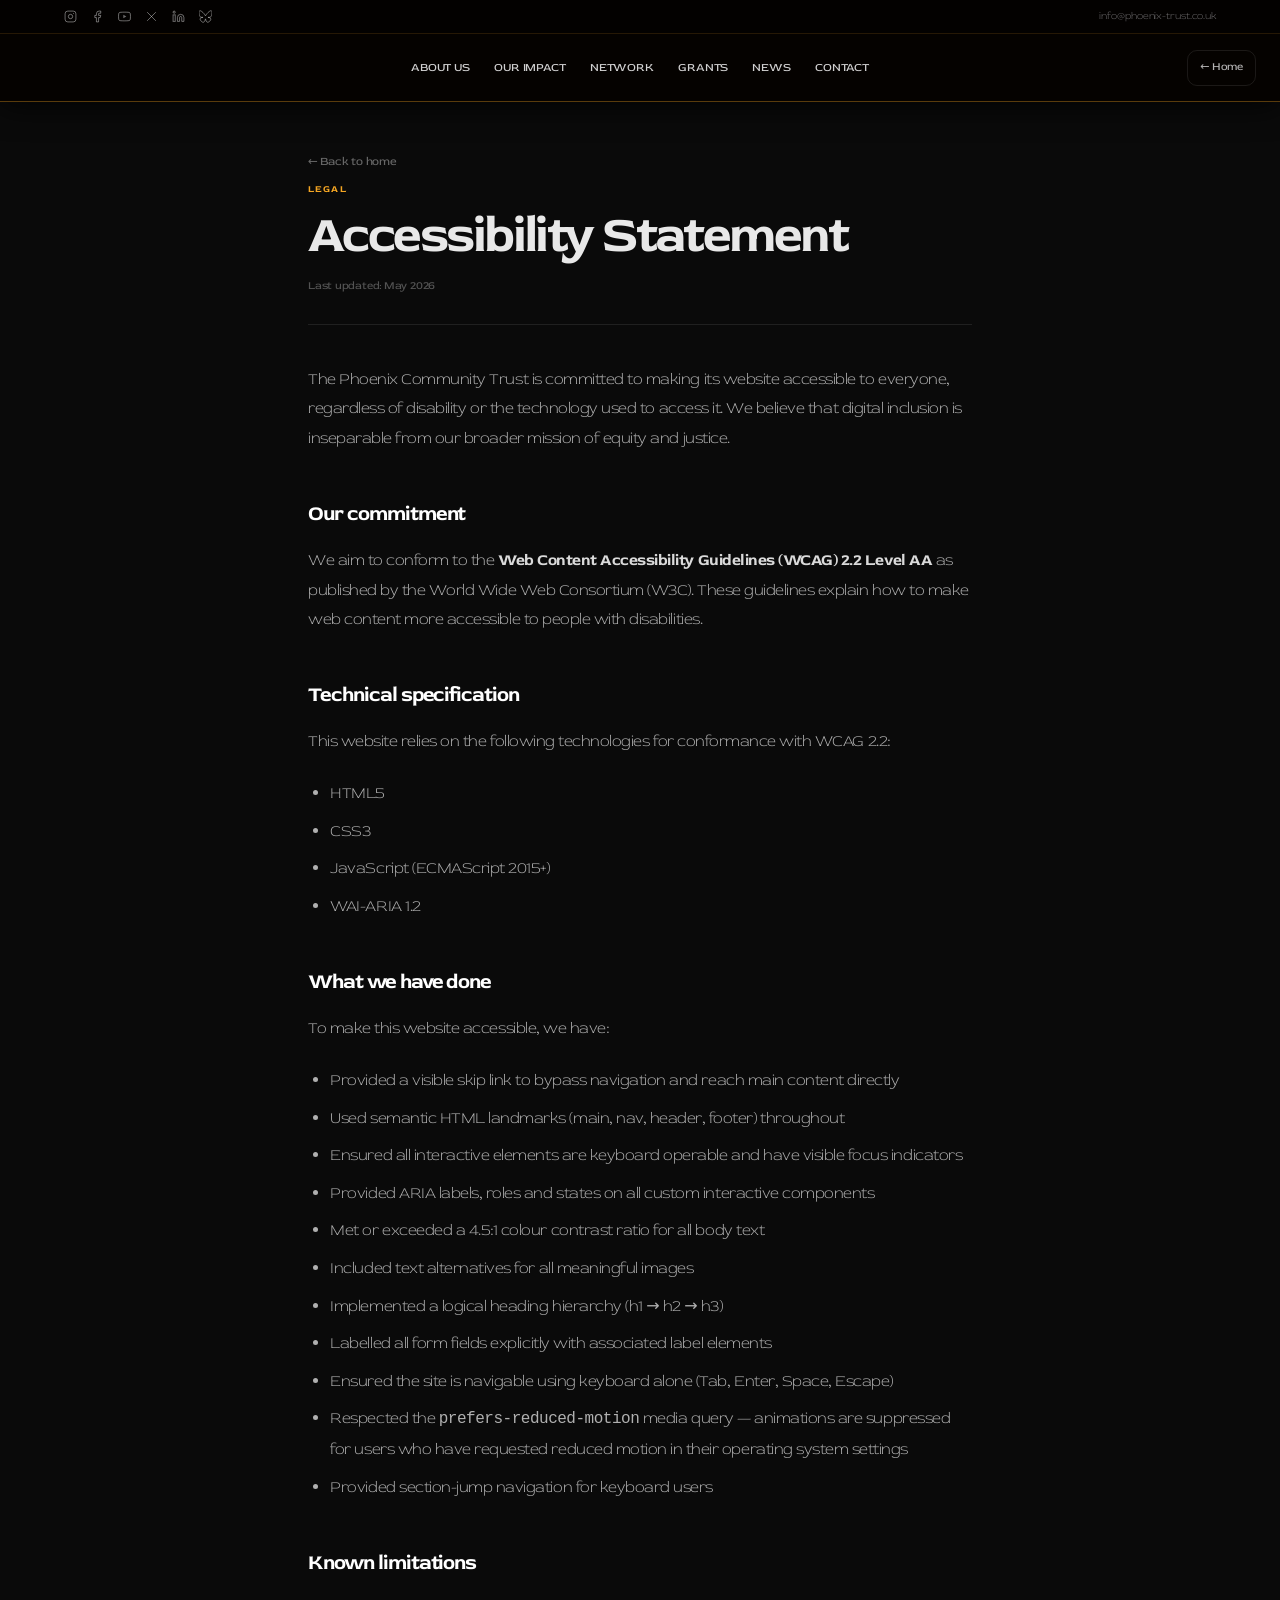
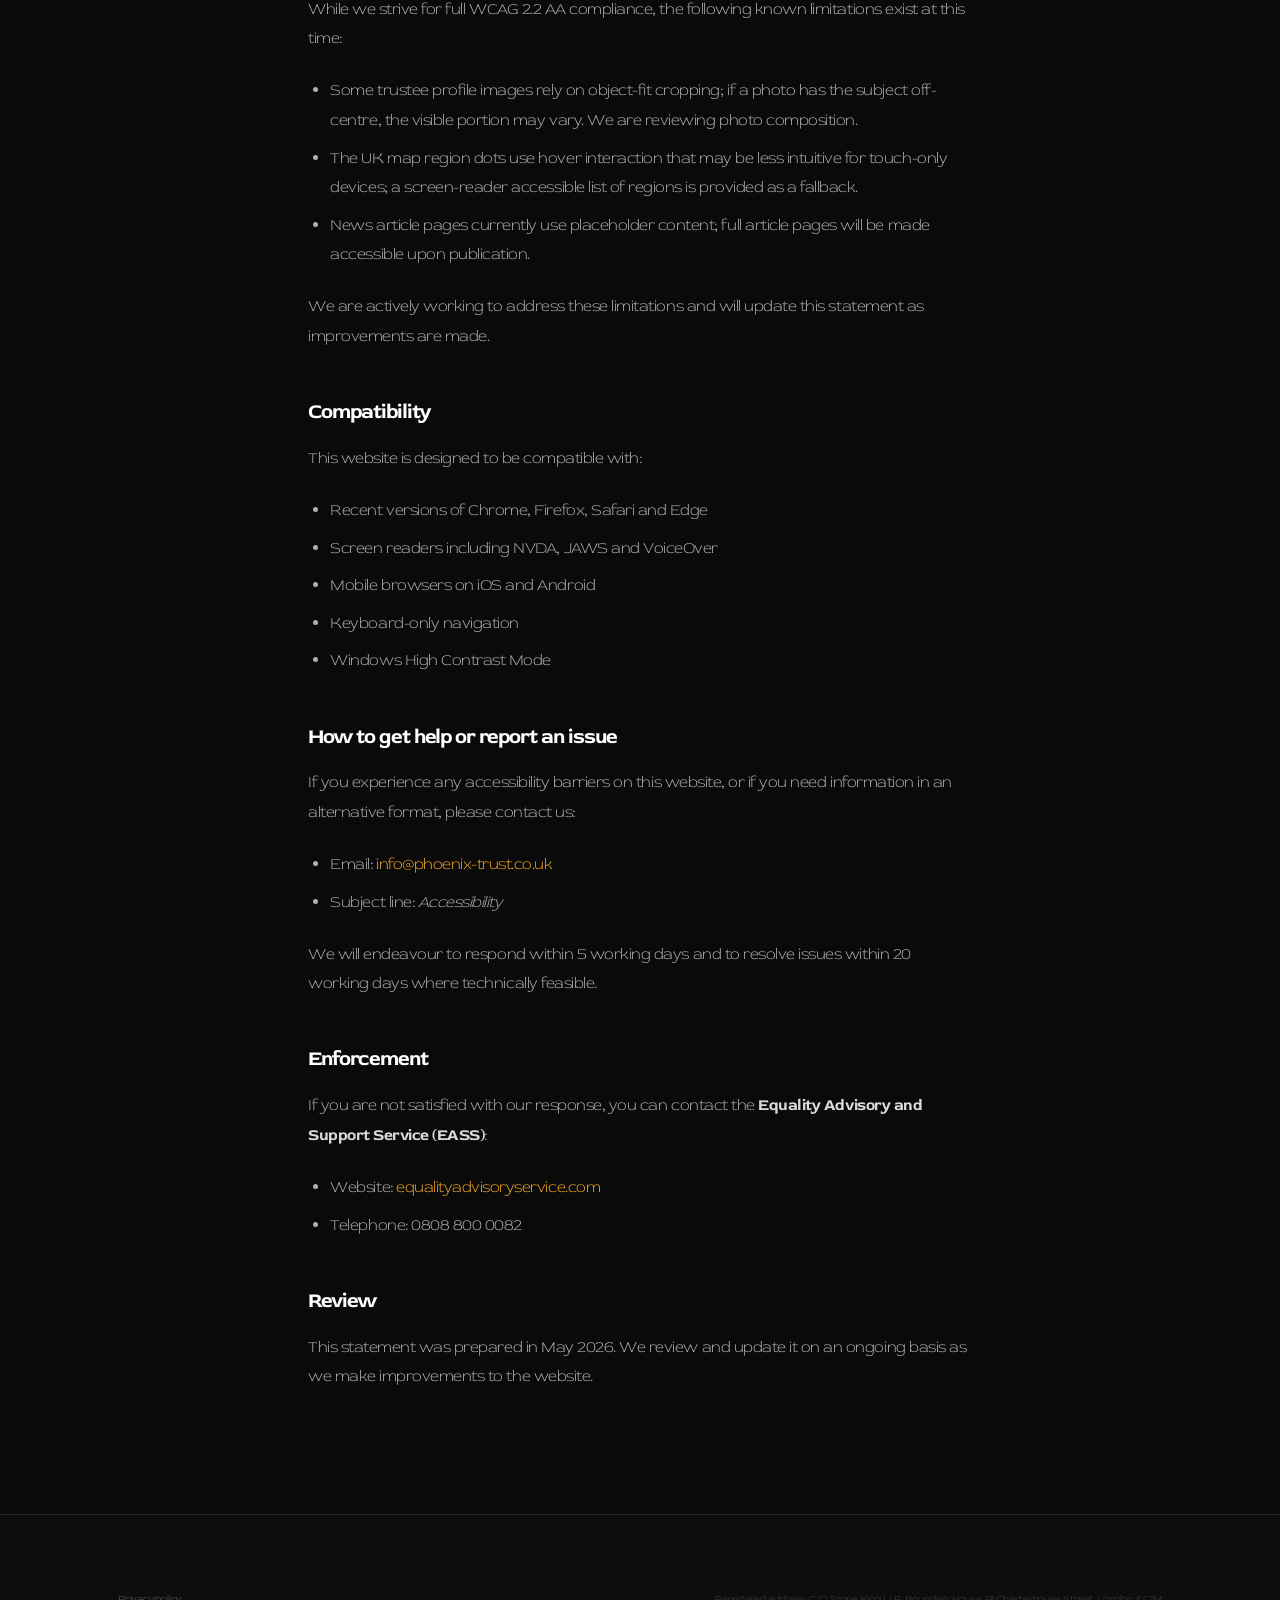
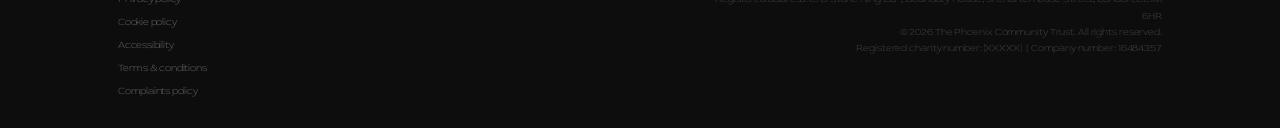
<file: accessibility.html>
<!DOCTYPE html>
<html lang="en">
<head>
  <meta charset="UTF-8" />
  <meta name="viewport" content="width=device-width, initial-scale=1.0" />
  <title>Accessibility Statement — The Phoenix Community Trust</title>
  <link rel="stylesheet" href="styles.css" />
  <link rel="preconnect" href="https://fonts.googleapis.com" />
  <link rel="preconnect" href="https://fonts.gstatic.com" crossorigin />
  <link href="https://fonts.googleapis.com/css2?family=Red+Rose:wght@300;400;700&display=swap" rel="stylesheet" />
</head>
<body>

  <div class="topbar" role="complementary" aria-label="Social links and contact">
    <div class="topbar-inner">
      <div class="topbar-socials" aria-label="Follow us">
        <a href="#" class="tb-social" aria-label="Instagram" rel="noopener noreferrer" target="_blank"><svg width="13" height="13" viewBox="0 0 24 24" fill="none" stroke="currentColor" stroke-width="1.8" aria-hidden="true"><rect x="2" y="2" width="20" height="20" rx="5"/><circle cx="12" cy="12" r="4"/><circle cx="17.5" cy="6.5" r="1" fill="currentColor" stroke="none"/></svg></a>
        <a href="#" class="tb-social" aria-label="Facebook" rel="noopener noreferrer" target="_blank"><svg width="13" height="13" viewBox="0 0 24 24" fill="none" stroke="currentColor" stroke-width="1.8" aria-hidden="true"><path d="M18 2h-3a5 5 0 0 0-5 5v3H7v4h3v8h4v-8h3l1-4h-4V7a1 1 0 0 1 1-1h3z"/></svg></a>
        <a href="https://www.youtube.com/@ThePhoenixCommunityTrust" class="tb-social" aria-label="YouTube" rel="noopener noreferrer" target="_blank"><svg width="13" height="13" viewBox="0 0 24 24" fill="none" stroke="currentColor" stroke-width="1.8" aria-hidden="true"><path d="M22.54 6.42a2.78 2.78 0 0 0-1.95-1.96C18.88 4 12 4 12 4s-6.88 0-8.59.46A2.78 2.78 0 0 0 1.46 6.42 29 29 0 0 0 1 12a29 29 0 0 0 .46 5.58A2.78 2.78 0 0 0 3.41 19.6C5.12 20 12 20 12 20s6.88 0 8.59-.46a2.78 2.78 0 0 0 1.95-1.95A29 29 0 0 0 23 12a29 29 0 0 0-.46-5.58z"/><polygon points="9.75 15.02 15.5 12 9.75 8.98 9.75 15.02" fill="currentColor" stroke="none"/></svg></a>
        <a href="https://x.com/phoenix_trust_" class="tb-social" aria-label="X (Twitter)" rel="noopener noreferrer" target="_blank"><svg width="13" height="13" viewBox="0 0 24 24" fill="none" stroke="currentColor" stroke-width="1.8" aria-hidden="true"><path d="M4 4l16 16M20 4L4 20"/></svg></a>
        <a href="https://www.linkedin.com/company/phoenix-community-trust/" class="tb-social" aria-label="LinkedIn" rel="noopener noreferrer" target="_blank"><svg width="13" height="13" viewBox="0 0 24 24" fill="none" stroke="currentColor" stroke-width="1.8" aria-hidden="true"><path d="M16 8a6 6 0 0 1 6 6v7h-4v-7a2 2 0 0 0-4 0v7h-4v-7a6 6 0 0 1 6-6z"/><rect x="2" y="9" width="4" height="12"/><circle cx="4" cy="4" r="2"/></svg></a>
        <a href="https://bsky.app/profile/phoenix-trust.bsky.social" class="tb-social" aria-label="Bluesky" rel="noopener noreferrer" target="_blank"><svg width="13" height="13" viewBox="0 0 24 24" fill="none" stroke="currentColor" stroke-width="1.8" aria-hidden="true"><path d="M12 10.8c-1.087-2.114-4.046-6.053-6.798-7.995C2.566.944 1.561 1.266.902 1.565.139 1.908 0 3.08 0 3.768c0 .69.378 5.65.624 6.479.815 2.736 3.713 3.66 6.383 3.364.136-.02.275-.039.415-.056-.138.022-.276.04-.415.056-3.912.58-7.387 2.005-2.83 7.078 5.013 5.19 6.87-1.113 7.823-4.308.953 3.195 2.05 9.271 7.733 4.308 4.267-4.308 1.172-6.498-2.74-7.078a8.741 8.741 0 0 1-.415-.056c.14.017.279.036.415.056 2.67.297 5.568-.628 6.383-3.364.246-.828.624-5.79.624-6.478 0-.69-.139-1.861-.902-2.204-.659-.299-1.664-.62-4.3 1.24C16.046 4.748 13.087 8.687 12 10.8z"/></svg></a>
      </div>
      <a href="mailto:info@phoenix-trust.co.uk" class="tb-email">info@phoenix-trust.co.uk</a>
    </div>
  </div>

  <a class="skip-link" href="#main-content">Skip to main content</a>

  <header class="site-header" id="site-header">
    <nav class="header-nav" id="main-nav" aria-label="Primary navigation">
      <a href="index.html#about" class="nav-link">About Us</a>
      <a href="index.html#impact" class="nav-link">Our Impact</a>
      <a href="index.html#network" class="nav-link">Network</a>
      <a href="index.html#grants" class="nav-link">Grants</a>
      <a href="index.html#news" class="nav-link">News</a>
      <a href="index.html#contact" class="nav-link">Contact</a>
    </nav>
    <div class="header-right">
      <a href="index.html" class="h-search-btn" aria-label="Back to home" style="font-size:0.7rem;width:auto;padding:0 12px;gap:6px;letter-spacing:-0.02em;color:rgba(255,255,255,0.7)">&larr; Home</a>
    </div>
  </header>

  <main id="main-content" class="news-article" role="main">
    <a href="index.html" class="article-back">&larr; Back to home</a>
    <span class="article-eyebrow">Legal</span>
    <h1 class="article-h1">Accessibility Statement</h1>
    <p class="article-meta">Last updated: May 2026</p>

    <div class="article-body">

      <p>The Phoenix Community Trust is committed to making its website accessible to everyone, regardless of disability or the technology used to access it. We believe that digital inclusion is inseparable from our broader mission of equity and justice.</p>

      <h2>Our commitment</h2>
      <p>We aim to conform to the <strong>Web Content Accessibility Guidelines (WCAG) 2.2 Level AA</strong> as published by the World Wide Web Consortium (W3C). These guidelines explain how to make web content more accessible to people with disabilities.</p>

      <h2>Technical specification</h2>
      <p>This website relies on the following technologies for conformance with WCAG 2.2:</p>
      <ul>
        <li>HTML5</li>
        <li>CSS3</li>
        <li>JavaScript (ECMAScript 2015+)</li>
        <li>WAI-ARIA 1.2</li>
      </ul>

      <h2>What we have done</h2>
      <p>To make this website accessible, we have:</p>
      <ul>
        <li>Provided a visible skip link to bypass navigation and reach main content directly</li>
        <li>Used semantic HTML landmarks (main, nav, header, footer) throughout</li>
        <li>Ensured all interactive elements are keyboard operable and have visible focus indicators</li>
        <li>Provided ARIA labels, roles and states on all custom interactive components</li>
        <li>Met or exceeded a 4.5:1 colour contrast ratio for all body text</li>
        <li>Included text alternatives for all meaningful images</li>
        <li>Implemented a logical heading hierarchy (h1 &rarr; h2 &rarr; h3)</li>
        <li>Labelled all form fields explicitly with associated label elements</li>
        <li>Ensured the site is navigable using keyboard alone (Tab, Enter, Space, Escape)</li>
        <li>Respected the <code>prefers-reduced-motion</code> media query — animations are suppressed for users who have requested reduced motion in their operating system settings</li>
        <li>Provided section-jump navigation for keyboard users</li>
      </ul>

      <h2>Known limitations</h2>
      <p>While we strive for full WCAG 2.2 AA compliance, the following known limitations exist at this time:</p>
      <ul>
        <li>Some trustee profile images rely on object-fit cropping; if a photo has the subject off-centre, the visible portion may vary. We are reviewing photo composition.</li>
        <li>The UK map region dots use hover interaction that may be less intuitive for touch-only devices; a screen-reader accessible list of regions is provided as a fallback.</li>
        <li>News article pages currently use placeholder content; full article pages will be made accessible upon publication.</li>
      </ul>
      <p>We are actively working to address these limitations and will update this statement as improvements are made.</p>

      <h2>Compatibility</h2>
      <p>This website is designed to be compatible with:</p>
      <ul>
        <li>Recent versions of Chrome, Firefox, Safari and Edge</li>
        <li>Screen readers including NVDA, JAWS and VoiceOver</li>
        <li>Mobile browsers on iOS and Android</li>
        <li>Keyboard-only navigation</li>
        <li>Windows High Contrast Mode</li>
      </ul>

      <h2>How to get help or report an issue</h2>
      <p>If you experience any accessibility barriers on this website, or if you need information in an alternative format, please contact us:</p>
      <ul>
        <li>Email: <a href="mailto:info@phoenix-trust.co.uk">info@phoenix-trust.co.uk</a></li>
        <li>Subject line: <em>Accessibility</em></li>
      </ul>
      <p>We will endeavour to respond within 5 working days and to resolve issues within 20 working days where technically feasible.</p>

      <h2>Enforcement</h2>
      <p>If you are not satisfied with our response, you can contact the <strong>Equality Advisory and Support Service (EASS)</strong>:</p>
      <ul>
        <li>Website: <a href="https://www.equalityadvisoryservice.com" target="_blank" rel="noopener noreferrer">equalityadvisoryservice.com</a></li>
        <li>Telephone: 0808 800 0082</li>
      </ul>

      <h2>Review</h2>
      <p>This statement was prepared in May 2026. We review and update it on an ongoing basis as we make improvements to the website.</p>

    </div>
  </main>

  <footer class="site-footer" role="contentinfo">
    <div class="container">
      <div class="footer-bottom">
        <nav class="footer-legal" aria-label="Legal links">
          <a href="privacy.html">Privacy policy</a>
          <a href="cookies.html">Cookie policy</a>
          <a href="accessibility.html" aria-current="page">Accessibility</a>
          <a href="terms.html">Terms &amp; conditions</a>
          <a href="complaints.html">Complaints policy</a>
        </nav>
        <p class="footer-reg">
          Registered address: C/O Stone King LLP, Boundary House, 91 Charterhouse Street, London, EC1M 6HR<br>
          &copy; 2026 The Phoenix Community Trust. All rights reserved.<br>
          Registered charity number: [XXXXX]&nbsp;&nbsp;|&nbsp;&nbsp;Company number: 16484357
        </p>
      </div>
    </div>
  </footer>

</body>
</html>
</file>
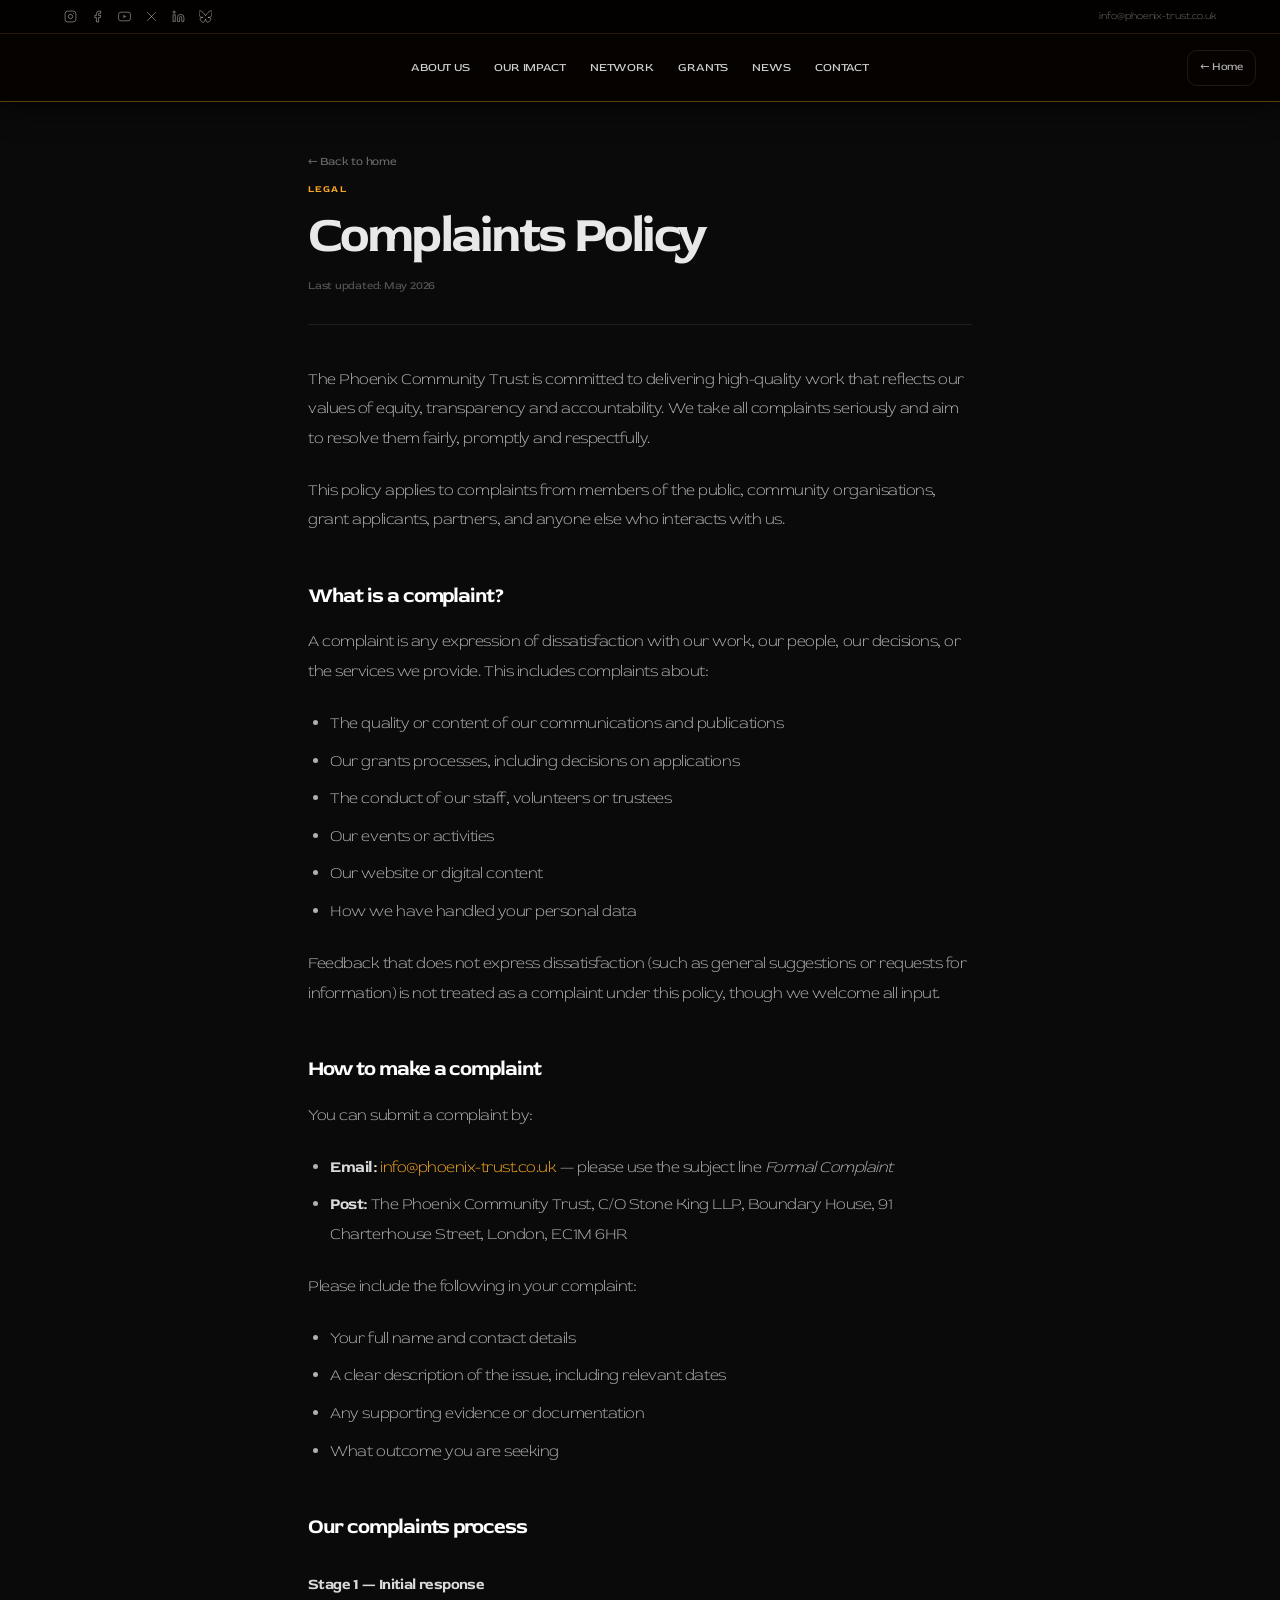
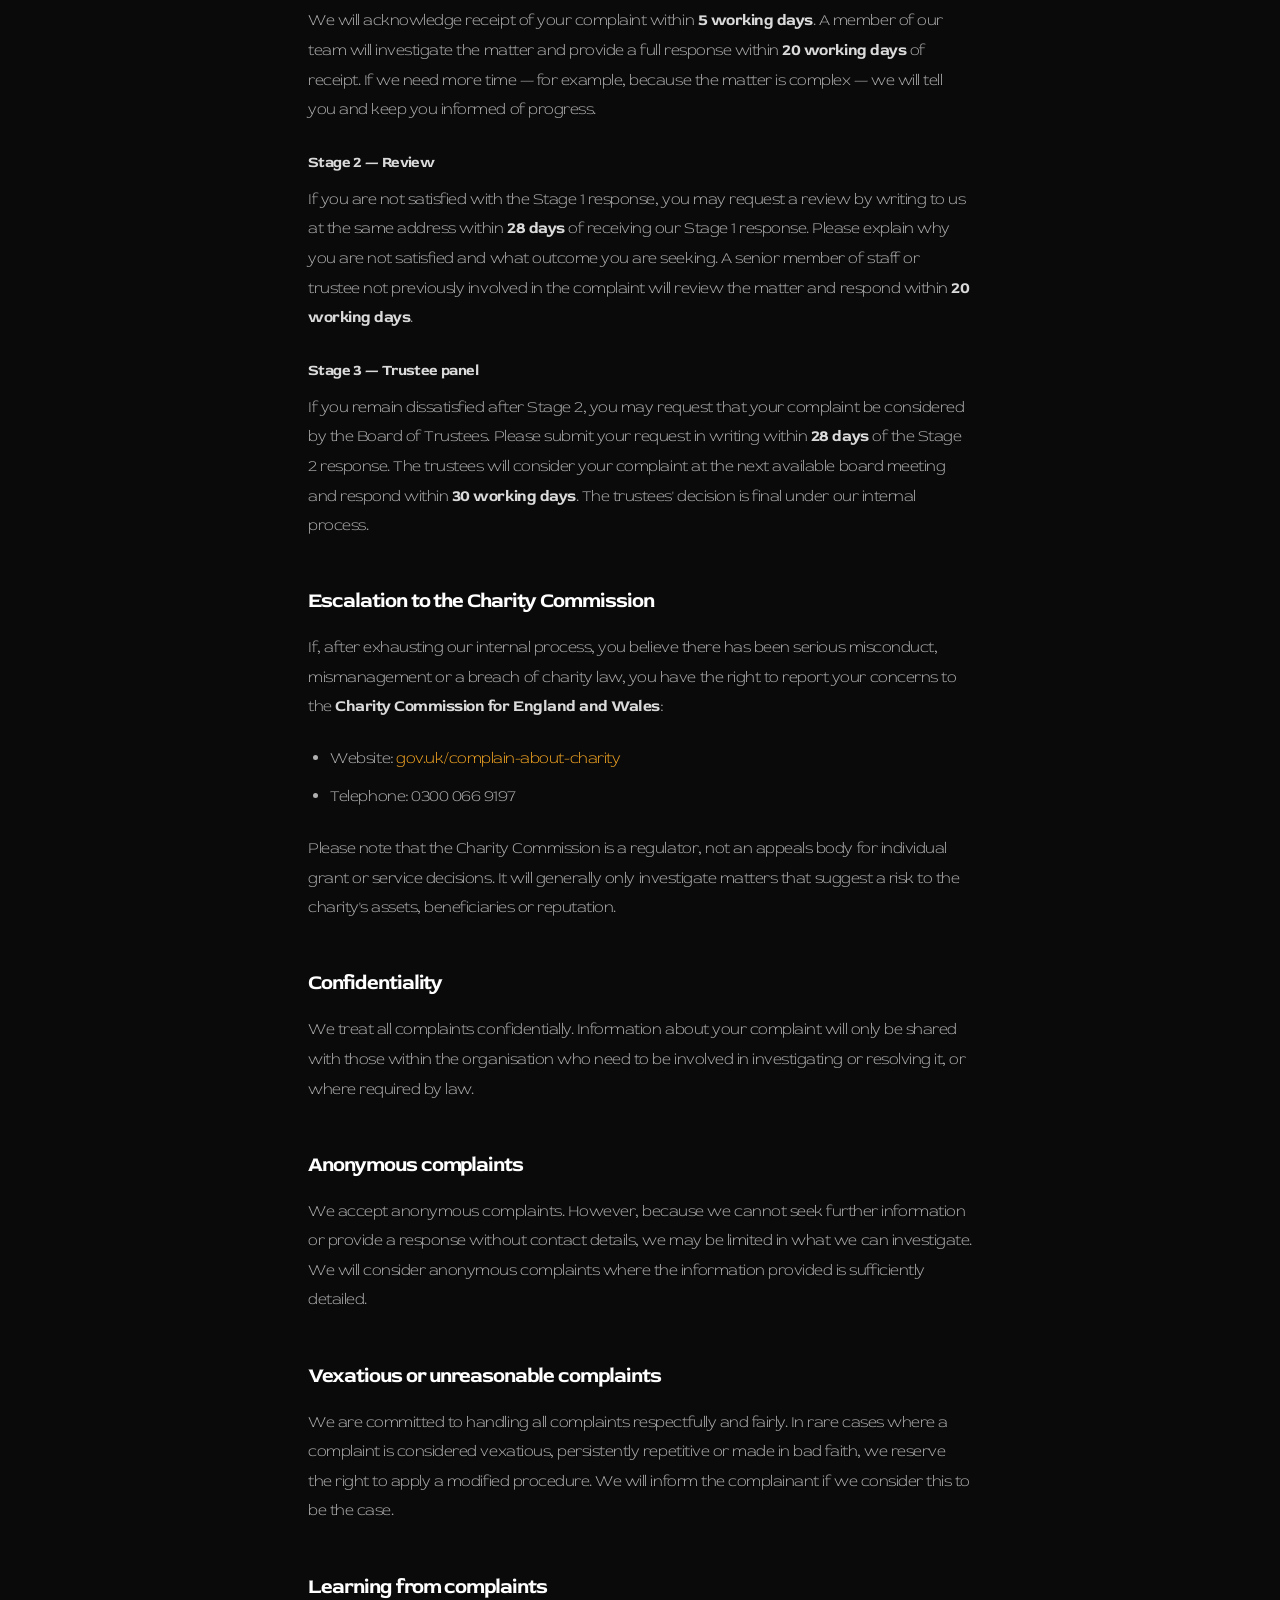
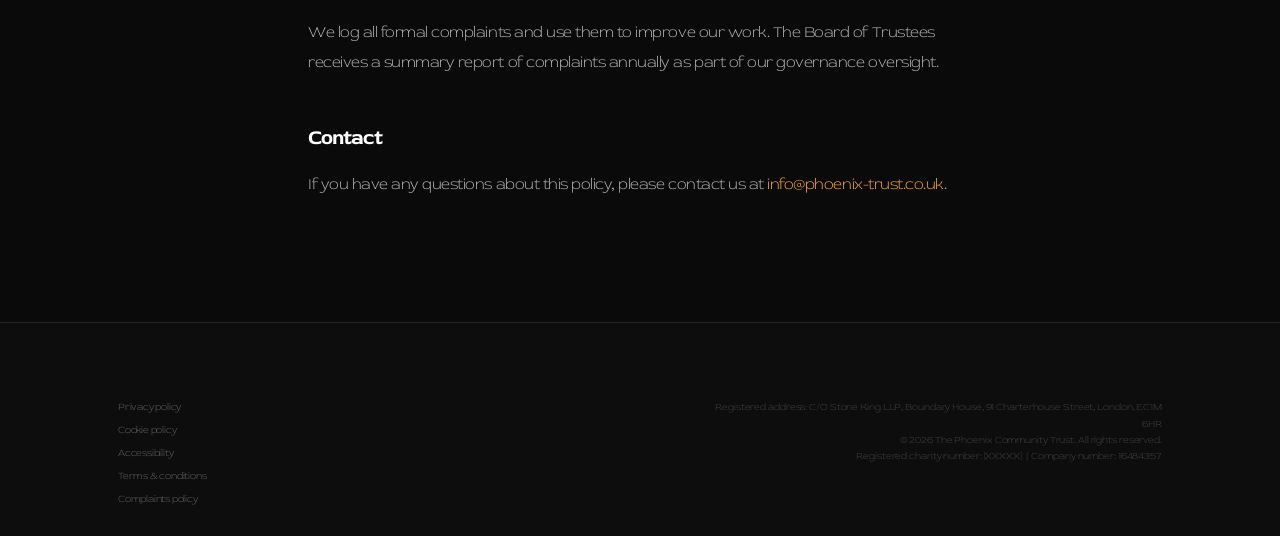
<file: complaints.html>
<!DOCTYPE html>
<html lang="en">
<head>
  <meta charset="UTF-8" />
  <meta name="viewport" content="width=device-width, initial-scale=1.0" />
  <title>Complaints Policy — The Phoenix Community Trust</title>
  <link rel="stylesheet" href="styles.css" />
  <link rel="preconnect" href="https://fonts.googleapis.com" />
  <link rel="preconnect" href="https://fonts.gstatic.com" crossorigin />
  <link href="https://fonts.googleapis.com/css2?family=Red+Rose:wght@300;400;700&display=swap" rel="stylesheet" />
</head>
<body>

  <div class="topbar" role="complementary" aria-label="Social links and contact">
    <div class="topbar-inner">
      <div class="topbar-socials" aria-label="Follow us">
        <a href="#" class="tb-social" aria-label="Instagram" rel="noopener noreferrer" target="_blank"><svg width="13" height="13" viewBox="0 0 24 24" fill="none" stroke="currentColor" stroke-width="1.8" aria-hidden="true"><rect x="2" y="2" width="20" height="20" rx="5"/><circle cx="12" cy="12" r="4"/><circle cx="17.5" cy="6.5" r="1" fill="currentColor" stroke="none"/></svg></a>
        <a href="#" class="tb-social" aria-label="Facebook" rel="noopener noreferrer" target="_blank"><svg width="13" height="13" viewBox="0 0 24 24" fill="none" stroke="currentColor" stroke-width="1.8" aria-hidden="true"><path d="M18 2h-3a5 5 0 0 0-5 5v3H7v4h3v8h4v-8h3l1-4h-4V7a1 1 0 0 1 1-1h3z"/></svg></a>
        <a href="https://www.youtube.com/@ThePhoenixCommunityTrust" class="tb-social" aria-label="YouTube" rel="noopener noreferrer" target="_blank"><svg width="13" height="13" viewBox="0 0 24 24" fill="none" stroke="currentColor" stroke-width="1.8" aria-hidden="true"><path d="M22.54 6.42a2.78 2.78 0 0 0-1.95-1.96C18.88 4 12 4 12 4s-6.88 0-8.59.46A2.78 2.78 0 0 0 1.46 6.42 29 29 0 0 0 1 12a29 29 0 0 0 .46 5.58A2.78 2.78 0 0 0 3.41 19.6C5.12 20 12 20 12 20s6.88 0 8.59-.46a2.78 2.78 0 0 0 1.95-1.95A29 29 0 0 0 23 12a29 29 0 0 0-.46-5.58z"/><polygon points="9.75 15.02 15.5 12 9.75 8.98 9.75 15.02" fill="currentColor" stroke="none"/></svg></a>
        <a href="https://x.com/phoenix_trust_" class="tb-social" aria-label="X (Twitter)" rel="noopener noreferrer" target="_blank"><svg width="13" height="13" viewBox="0 0 24 24" fill="none" stroke="currentColor" stroke-width="1.8" aria-hidden="true"><path d="M4 4l16 16M20 4L4 20"/></svg></a>
        <a href="https://www.linkedin.com/company/phoenix-community-trust/" class="tb-social" aria-label="LinkedIn" rel="noopener noreferrer" target="_blank"><svg width="13" height="13" viewBox="0 0 24 24" fill="none" stroke="currentColor" stroke-width="1.8" aria-hidden="true"><path d="M16 8a6 6 0 0 1 6 6v7h-4v-7a2 2 0 0 0-4 0v7h-4v-7a6 6 0 0 1 6-6z"/><rect x="2" y="9" width="4" height="12"/><circle cx="4" cy="4" r="2"/></svg></a>
        <a href="https://bsky.app/profile/phoenix-trust.bsky.social" class="tb-social" aria-label="Bluesky" rel="noopener noreferrer" target="_blank"><svg width="13" height="13" viewBox="0 0 24 24" fill="none" stroke="currentColor" stroke-width="1.8" aria-hidden="true"><path d="M12 10.8c-1.087-2.114-4.046-6.053-6.798-7.995C2.566.944 1.561 1.266.902 1.565.139 1.908 0 3.08 0 3.768c0 .69.378 5.65.624 6.479.815 2.736 3.713 3.66 6.383 3.364.136-.02.275-.039.415-.056-.138.022-.276.04-.415.056-3.912.58-7.387 2.005-2.83 7.078 5.013 5.19 6.87-1.113 7.823-4.308.953 3.195 2.05 9.271 7.733 4.308 4.267-4.308 1.172-6.498-2.74-7.078a8.741 8.741 0 0 1-.415-.056c.14.017.279.036.415.056 2.67.297 5.568-.628 6.383-3.364.246-.828.624-5.79.624-6.478 0-.69-.139-1.861-.902-2.204-.659-.299-1.664-.62-4.3 1.24C16.046 4.748 13.087 8.687 12 10.8z"/></svg></a>
      </div>
      <a href="mailto:info@phoenix-trust.co.uk" class="tb-email">info@phoenix-trust.co.uk</a>
    </div>
  </div>

  <a class="skip-link" href="#main-content">Skip to main content</a>

  <header class="site-header" id="site-header">
    <nav class="header-nav" id="main-nav" aria-label="Primary navigation">
      <a href="index.html#about" class="nav-link">About Us</a>
      <a href="index.html#impact" class="nav-link">Our Impact</a>
      <a href="index.html#network" class="nav-link">Network</a>
      <a href="index.html#grants" class="nav-link">Grants</a>
      <a href="index.html#news" class="nav-link">News</a>
      <a href="index.html#contact" class="nav-link">Contact</a>
    </nav>
    <div class="header-right">
      <a href="index.html" class="h-search-btn" aria-label="Back to home" style="font-size:0.7rem;width:auto;padding:0 12px;gap:6px;letter-spacing:-0.02em;color:rgba(255,255,255,0.7)">&larr; Home</a>
    </div>
  </header>

  <main id="main-content" class="news-article" role="main">
    <a href="index.html" class="article-back">&larr; Back to home</a>
    <span class="article-eyebrow">Legal</span>
    <h1 class="article-h1">Complaints Policy</h1>
    <p class="article-meta">Last updated: May 2026</p>

    <div class="article-body">

      <p>The Phoenix Community Trust is committed to delivering high-quality work that reflects our values of equity, transparency and accountability. We take all complaints seriously and aim to resolve them fairly, promptly and respectfully.</p>
      <p>This policy applies to complaints from members of the public, community organisations, grant applicants, partners, and anyone else who interacts with us.</p>

      <h2>What is a complaint?</h2>
      <p>A complaint is any expression of dissatisfaction with our work, our people, our decisions, or the services we provide. This includes complaints about:</p>
      <ul>
        <li>The quality or content of our communications and publications</li>
        <li>Our grants processes, including decisions on applications</li>
        <li>The conduct of our staff, volunteers or trustees</li>
        <li>Our events or activities</li>
        <li>Our website or digital content</li>
        <li>How we have handled your personal data</li>
      </ul>
      <p>Feedback that does not express dissatisfaction (such as general suggestions or requests for information) is not treated as a complaint under this policy, though we welcome all input.</p>

      <h2>How to make a complaint</h2>
      <p>You can submit a complaint by:</p>
      <ul>
        <li><strong>Email:</strong> <a href="mailto:info@phoenix-trust.co.uk">info@phoenix-trust.co.uk</a> — please use the subject line <em>Formal Complaint</em></li>
        <li><strong>Post:</strong> The Phoenix Community Trust, C/O Stone King LLP, Boundary House, 91 Charterhouse Street, London, EC1M 6HR</li>
      </ul>
      <p>Please include the following in your complaint:</p>
      <ul>
        <li>Your full name and contact details</li>
        <li>A clear description of the issue, including relevant dates</li>
        <li>Any supporting evidence or documentation</li>
        <li>What outcome you are seeking</li>
      </ul>

      <h2>Our complaints process</h2>

      <h3>Stage 1 — Initial response</h3>
      <p>We will acknowledge receipt of your complaint within <strong>5 working days</strong>. A member of our team will investigate the matter and provide a full response within <strong>20 working days</strong> of receipt. If we need more time — for example, because the matter is complex — we will tell you and keep you informed of progress.</p>

      <h3>Stage 2 — Review</h3>
      <p>If you are not satisfied with the Stage 1 response, you may request a review by writing to us at the same address within <strong>28 days</strong> of receiving our Stage 1 response. Please explain why you are not satisfied and what outcome you are seeking. A senior member of staff or trustee not previously involved in the complaint will review the matter and respond within <strong>20 working days</strong>.</p>

      <h3>Stage 3 — Trustee panel</h3>
      <p>If you remain dissatisfied after Stage 2, you may request that your complaint be considered by the Board of Trustees. Please submit your request in writing within <strong>28 days</strong> of the Stage 2 response. The trustees will consider your complaint at the next available board meeting and respond within <strong>30 working days</strong>. The trustees' decision is final under our internal process.</p>

      <h2>Escalation to the Charity Commission</h2>
      <p>If, after exhausting our internal process, you believe there has been serious misconduct, mismanagement or a breach of charity law, you have the right to report your concerns to the <strong>Charity Commission for England and Wales</strong>:</p>
      <ul>
        <li>Website: <a href="https://www.gov.uk/complain-about-charity" target="_blank" rel="noopener noreferrer">gov.uk/complain-about-charity</a></li>
        <li>Telephone: 0300 066 9197</li>
      </ul>
      <p>Please note that the Charity Commission is a regulator, not an appeals body for individual grant or service decisions. It will generally only investigate matters that suggest a risk to the charity's assets, beneficiaries or reputation.</p>

      <h2>Confidentiality</h2>
      <p>We treat all complaints confidentially. Information about your complaint will only be shared with those within the organisation who need to be involved in investigating or resolving it, or where required by law.</p>

      <h2>Anonymous complaints</h2>
      <p>We accept anonymous complaints. However, because we cannot seek further information or provide a response without contact details, we may be limited in what we can investigate. We will consider anonymous complaints where the information provided is sufficiently detailed.</p>

      <h2>Vexatious or unreasonable complaints</h2>
      <p>We are committed to handling all complaints respectfully and fairly. In rare cases where a complaint is considered vexatious, persistently repetitive or made in bad faith, we reserve the right to apply a modified procedure. We will inform the complainant if we consider this to be the case.</p>

      <h2>Learning from complaints</h2>
      <p>We log all formal complaints and use them to improve our work. The Board of Trustees receives a summary report of complaints annually as part of our governance oversight.</p>

      <h2>Contact</h2>
      <p>If you have any questions about this policy, please contact us at <a href="mailto:info@phoenix-trust.co.uk">info@phoenix-trust.co.uk</a>.</p>

    </div>
  </main>

  <footer class="site-footer" role="contentinfo">
    <div class="container">
      <div class="footer-bottom">
        <nav class="footer-legal" aria-label="Legal links">
          <a href="privacy.html">Privacy policy</a>
          <a href="cookies.html">Cookie policy</a>
          <a href="accessibility.html">Accessibility</a>
          <a href="terms.html">Terms &amp; conditions</a>
          <a href="complaints.html" aria-current="page">Complaints policy</a>
        </nav>
        <p class="footer-reg">
          Registered address: C/O Stone King LLP, Boundary House, 91 Charterhouse Street, London, EC1M 6HR<br>
          &copy; 2026 The Phoenix Community Trust. All rights reserved.<br>
          Registered charity number: [XXXXX]&nbsp;&nbsp;|&nbsp;&nbsp;Company number: 16484357
        </p>
      </div>
    </div>
  </footer>

</body>
</html>
</file>
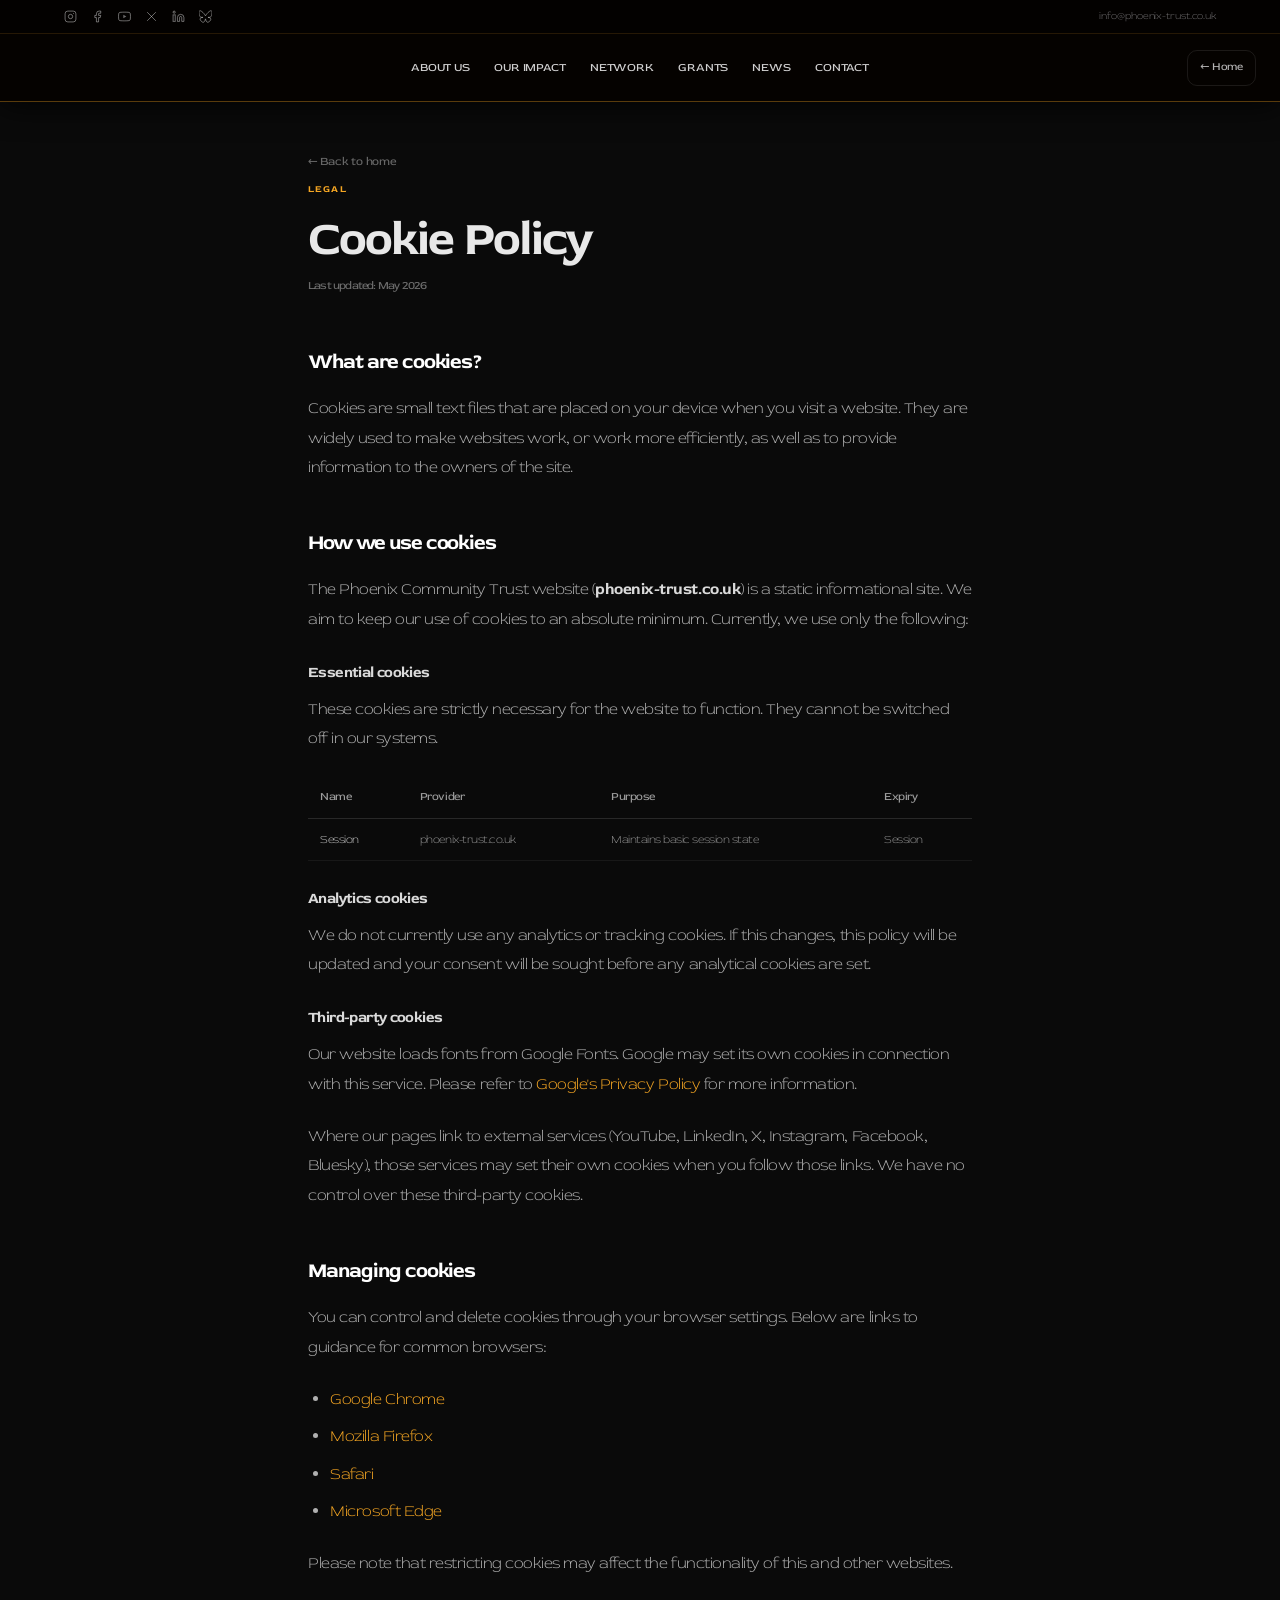
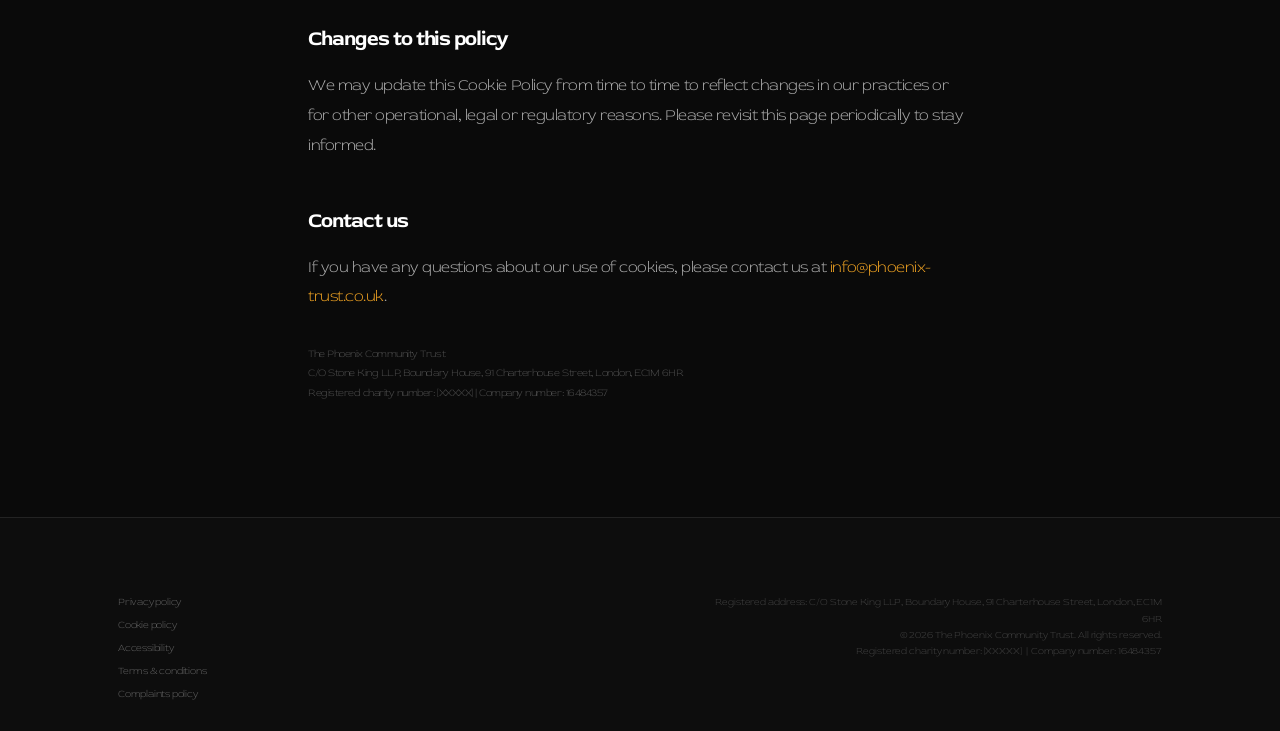
<file: cookies.html>
<!DOCTYPE html>
<html lang="en">
<head>
  <meta charset="UTF-8" />
  <meta name="viewport" content="width=device-width, initial-scale=1.0" />
  <title>Cookie Policy — The Phoenix Community Trust</title>
  <link rel="stylesheet" href="styles.css" />
  <link rel="preconnect" href="https://fonts.googleapis.com" />
  <link rel="preconnect" href="https://fonts.gstatic.com" crossorigin />
  <link href="https://fonts.googleapis.com/css2?family=Red+Rose:wght@300;400;700&display=swap" rel="stylesheet" />
</head>
<body>

  <!-- ===================== TOP BAR ===================== -->
  <div class="topbar" role="complementary" aria-label="Social links and contact">
    <div class="topbar-inner">
      <div class="topbar-socials" aria-label="Follow us">
        <a href="#" class="tb-social" aria-label="Instagram" rel="noopener noreferrer" target="_blank">
          <svg width="13" height="13" viewBox="0 0 24 24" fill="none" stroke="currentColor" stroke-width="1.8" aria-hidden="true"><rect x="2" y="2" width="20" height="20" rx="5"/><circle cx="12" cy="12" r="4"/><circle cx="17.5" cy="6.5" r="1" fill="currentColor" stroke="none"/></svg>
        </a>
        <a href="#" class="tb-social" aria-label="Facebook" rel="noopener noreferrer" target="_blank">
          <svg width="13" height="13" viewBox="0 0 24 24" fill="none" stroke="currentColor" stroke-width="1.8" aria-hidden="true"><path d="M18 2h-3a5 5 0 0 0-5 5v3H7v4h3v8h4v-8h3l1-4h-4V7a1 1 0 0 1 1-1h3z"/></svg>
        </a>
        <a href="https://www.youtube.com/@ThePhoenixCommunityTrust" class="tb-social" aria-label="YouTube" rel="noopener noreferrer" target="_blank">
          <svg width="13" height="13" viewBox="0 0 24 24" fill="none" stroke="currentColor" stroke-width="1.8" aria-hidden="true"><path d="M22.54 6.42a2.78 2.78 0 0 0-1.95-1.96C18.88 4 12 4 12 4s-6.88 0-8.59.46A2.78 2.78 0 0 0 1.46 6.42 29 29 0 0 0 1 12a29 29 0 0 0 .46 5.58A2.78 2.78 0 0 0 3.41 19.6C5.12 20 12 20 12 20s6.88 0 8.59-.46a2.78 2.78 0 0 0 1.95-1.95A29 29 0 0 0 23 12a29 29 0 0 0-.46-5.58z"/><polygon points="9.75 15.02 15.5 12 9.75 8.98 9.75 15.02" fill="currentColor" stroke="none"/></svg>
        </a>
        <a href="https://x.com/phoenix_trust_" class="tb-social" aria-label="X (Twitter)" rel="noopener noreferrer" target="_blank">
          <svg width="13" height="13" viewBox="0 0 24 24" fill="none" stroke="currentColor" stroke-width="1.8" aria-hidden="true"><path d="M4 4l16 16M20 4L4 20"/></svg>
        </a>
        <a href="https://www.linkedin.com/company/phoenix-community-trust/" class="tb-social" aria-label="LinkedIn" rel="noopener noreferrer" target="_blank">
          <svg width="13" height="13" viewBox="0 0 24 24" fill="none" stroke="currentColor" stroke-width="1.8" aria-hidden="true"><path d="M16 8a6 6 0 0 1 6 6v7h-4v-7a2 2 0 0 0-4 0v7h-4v-7a6 6 0 0 1 6-6z"/><rect x="2" y="9" width="4" height="12"/><circle cx="4" cy="4" r="2"/></svg>
        </a>
        <a href="https://bsky.app/profile/phoenix-trust.bsky.social" class="tb-social" aria-label="Bluesky" rel="noopener noreferrer" target="_blank">
          <svg width="13" height="13" viewBox="0 0 24 24" fill="none" stroke="currentColor" stroke-width="1.8" aria-hidden="true"><path d="M12 10.8c-1.087-2.114-4.046-6.053-6.798-7.995C2.566.944 1.561 1.266.902 1.565.139 1.908 0 3.08 0 3.768c0 .69.378 5.65.624 6.479.815 2.736 3.713 3.66 6.383 3.364.136-.02.275-.039.415-.056-.138.022-.276.04-.415.056-3.912.58-7.387 2.005-2.83 7.078 5.013 5.19 6.87-1.113 7.823-4.308.953 3.195 2.05 9.271 7.733 4.308 4.267-4.308 1.172-6.498-2.74-7.078a8.741 8.741 0 0 1-.415-.056c.14.017.279.036.415.056 2.67.297 5.568-.628 6.383-3.364.246-.828.624-5.79.624-6.478 0-.69-.139-1.861-.902-2.204-.659-.299-1.664-.62-4.3 1.24C16.046 4.748 13.087 8.687 12 10.8z"/></svg>
        </a>
      </div>
      <a href="mailto:info@phoenix-trust.co.uk" class="tb-email">info@phoenix-trust.co.uk</a>
    </div>
  </div>

  <a class="skip-link" href="#main-content">Skip to main content</a>

  <header class="site-header" id="site-header">
    <nav class="header-nav" id="main-nav" aria-label="Primary navigation">
      <a href="index.html#about"  class="nav-link">About Us</a>
      <a href="index.html#impact" class="nav-link">Our Impact</a>
      <a href="index.html#network" class="nav-link">Network</a>
      <a href="index.html#grants" class="nav-link">Grants</a>
      <a href="index.html#news"   class="nav-link">News</a>
      <a href="index.html#contact" class="nav-link">Contact</a>
    </nav>
    <div class="header-right">
      <a href="index.html" class="h-search-btn" aria-label="Back to home" style="font-size:0.7rem;width:auto;padding:0 12px;gap:6px;letter-spacing:-0.02em;color:rgba(255,255,255,0.7)">
        &larr; Home
      </a>
    </div>
  </header>

  <main id="main-content" class="news-article" role="main">
    <a href="index.html" class="article-back">&larr; Back to home</a>

    <div class="article-eyebrow">Legal</div>
    <h1 style="font-size:clamp(1.8rem,4vw,3rem);font-weight:700;letter-spacing:-0.04em;line-height:1.1;margin:16px 0 10px;">Cookie Policy</h1>
    <p style="font-size:0.72rem;color:rgba(255,255,255,0.4);margin-bottom:48px;">Last updated: May 2026</p>

    <div class="article-body" style="max-width:680px;">

      <h2>What are cookies?</h2>
      <p>Cookies are small text files that are placed on your device when you visit a website. They are widely used to make websites work, or work more efficiently, as well as to provide information to the owners of the site.</p>

      <h2>How we use cookies</h2>
      <p>The Phoenix Community Trust website (<strong>phoenix-trust.co.uk</strong>) is a static informational site. We aim to keep our use of cookies to an absolute minimum. Currently, we use only the following:</p>

      <h3>Essential cookies</h3>
      <p>These cookies are strictly necessary for the website to function. They cannot be switched off in our systems.</p>
      <table style="width:100%;border-collapse:collapse;margin:20px 0;font-size:0.72rem;">
        <thead>
          <tr style="border-bottom:1px solid rgba(255,255,255,0.12);">
            <th style="padding:10px 12px;text-align:left;color:rgba(255,255,255,0.6);font-weight:400;">Name</th>
            <th style="padding:10px 12px;text-align:left;color:rgba(255,255,255,0.6);font-weight:400;">Provider</th>
            <th style="padding:10px 12px;text-align:left;color:rgba(255,255,255,0.6);font-weight:400;">Purpose</th>
            <th style="padding:10px 12px;text-align:left;color:rgba(255,255,255,0.6);font-weight:400;">Expiry</th>
          </tr>
        </thead>
        <tbody>
          <tr style="border-bottom:1px solid rgba(255,255,255,0.06);">
            <td style="padding:10px 12px;color:rgba(255,255,255,0.75);">Session</td>
            <td style="padding:10px 12px;color:rgba(255,255,255,0.55);">phoenix-trust.co.uk</td>
            <td style="padding:10px 12px;color:rgba(255,255,255,0.55);">Maintains basic session state</td>
            <td style="padding:10px 12px;color:rgba(255,255,255,0.55);">Session</td>
          </tr>
        </tbody>
      </table>

      <h3>Analytics cookies</h3>
      <p>We do not currently use any analytics or tracking cookies. If this changes, this policy will be updated and your consent will be sought before any analytical cookies are set.</p>

      <h3>Third-party cookies</h3>
      <p>Our website loads fonts from Google Fonts. Google may set its own cookies in connection with this service. Please refer to <a href="https://policies.google.com/privacy" target="_blank" rel="noopener noreferrer" style="color:var(--orange)">Google's Privacy Policy</a> for more information.</p>
      <p>Where our pages link to external services (YouTube, LinkedIn, X, Instagram, Facebook, Bluesky), those services may set their own cookies when you follow those links. We have no control over these third-party cookies.</p>

      <h2>Managing cookies</h2>
      <p>You can control and delete cookies through your browser settings. Below are links to guidance for common browsers:</p>
      <ul>
        <li><a href="https://support.google.com/chrome/answer/95647" target="_blank" rel="noopener noreferrer" style="color:var(--orange)">Google Chrome</a></li>
        <li><a href="https://support.mozilla.org/en-US/kb/enable-and-disable-cookies-website-preferences" target="_blank" rel="noopener noreferrer" style="color:var(--orange)">Mozilla Firefox</a></li>
        <li><a href="https://support.apple.com/en-gb/guide/safari/sfri11471/mac" target="_blank" rel="noopener noreferrer" style="color:var(--orange)">Safari</a></li>
        <li><a href="https://support.microsoft.com/en-us/windows/delete-and-manage-cookies-168dab11-0753-043d-7c16-ede5947fc64d" target="_blank" rel="noopener noreferrer" style="color:var(--orange)">Microsoft Edge</a></li>
      </ul>
      <p>Please note that restricting cookies may affect the functionality of this and other websites.</p>

      <h2>Changes to this policy</h2>
      <p>We may update this Cookie Policy from time to time to reflect changes in our practices or for other operational, legal or regulatory reasons. Please revisit this page periodically to stay informed.</p>

      <h2>Contact us</h2>
      <p>If you have any questions about our use of cookies, please contact us at <a href="mailto:info@phoenix-trust.co.uk" style="color:var(--orange)">info@phoenix-trust.co.uk</a>.</p>
      <p style="margin-top:32px;font-size:0.66rem;color:rgba(255,255,255,0.28);">
        The Phoenix Community Trust<br>
        C/O Stone King LLP, Boundary House, 91 Charterhouse Street, London, EC1M 6HR<br>
        Registered charity number: [XXXXX] | Company number: 16484357
      </p>

    </div>
  </main>

  <footer class="site-footer" role="contentinfo">
    <div class="container">
      <div class="footer-bottom">
        <nav class="footer-legal" aria-label="Legal links">
          <a href="privacy.html">Privacy policy</a>
          <a href="cookies.html" aria-current="page">Cookie policy</a>
          <a href="accessibility.html">Accessibility</a>
          <a href="terms.html">Terms &amp; conditions</a>
          <a href="complaints.html">Complaints policy</a>
        </nav>
        <p class="footer-reg">
          Registered address: C/O Stone King LLP, Boundary House, 91 Charterhouse Street, London, EC1M 6HR<br>
          &copy; 2026 The Phoenix Community Trust. All rights reserved.<br>
          Registered charity number: [XXXXX]&nbsp;&nbsp;|&nbsp;&nbsp;Company number: 16484357
        </p>
      </div>
    </div>
  </footer>

</body>
</html>
</file>
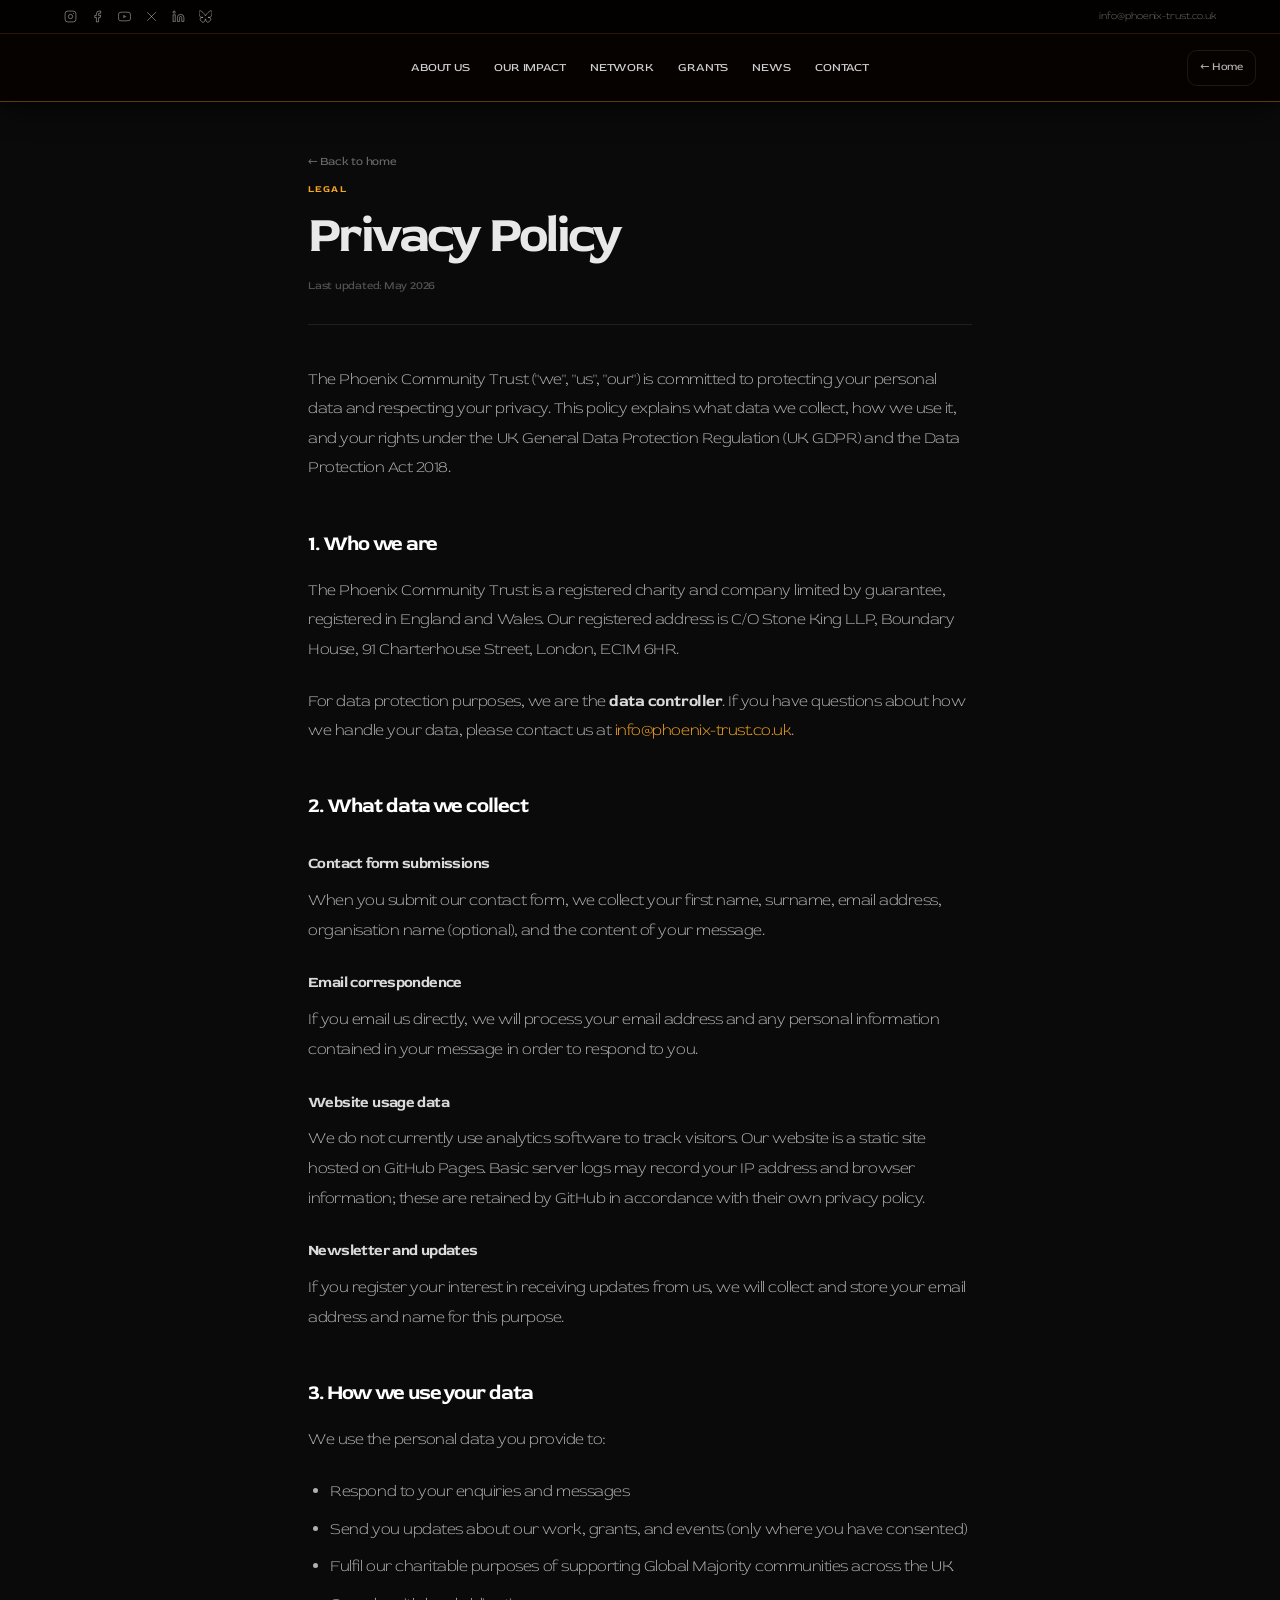
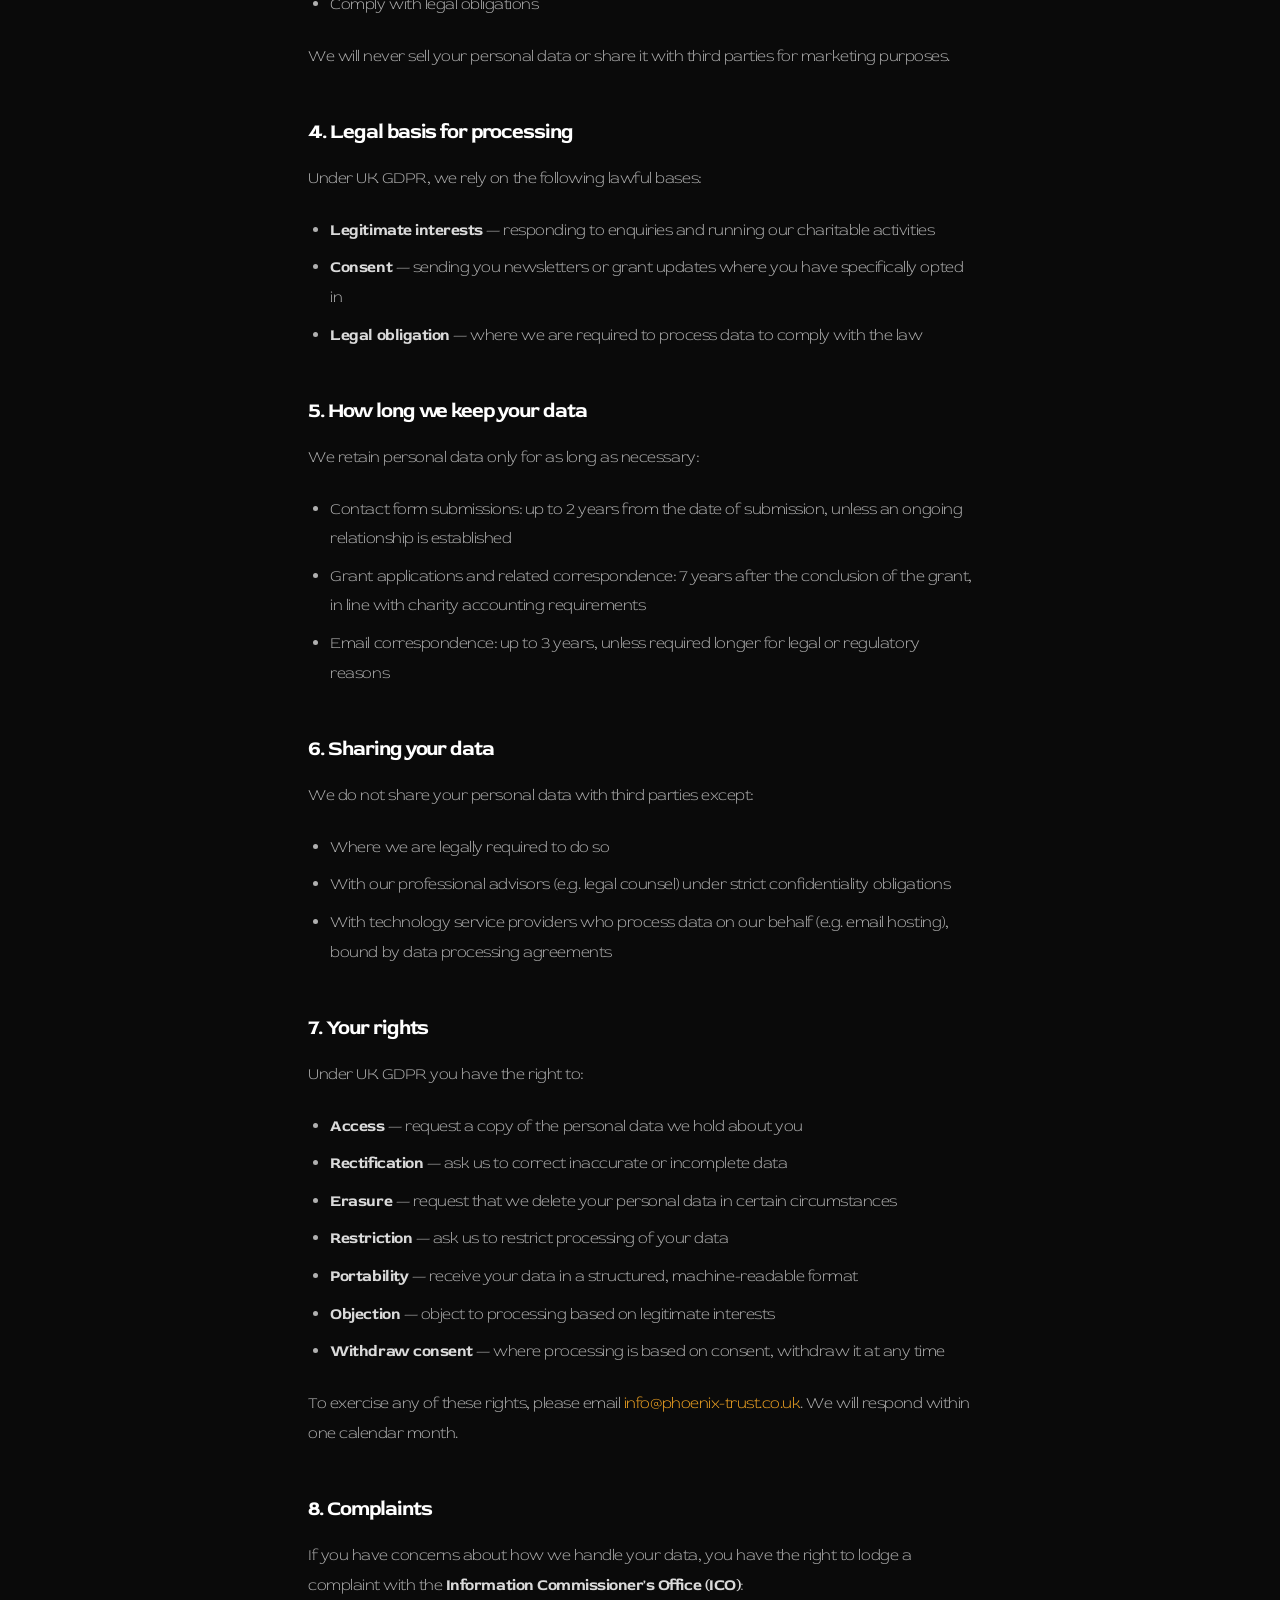
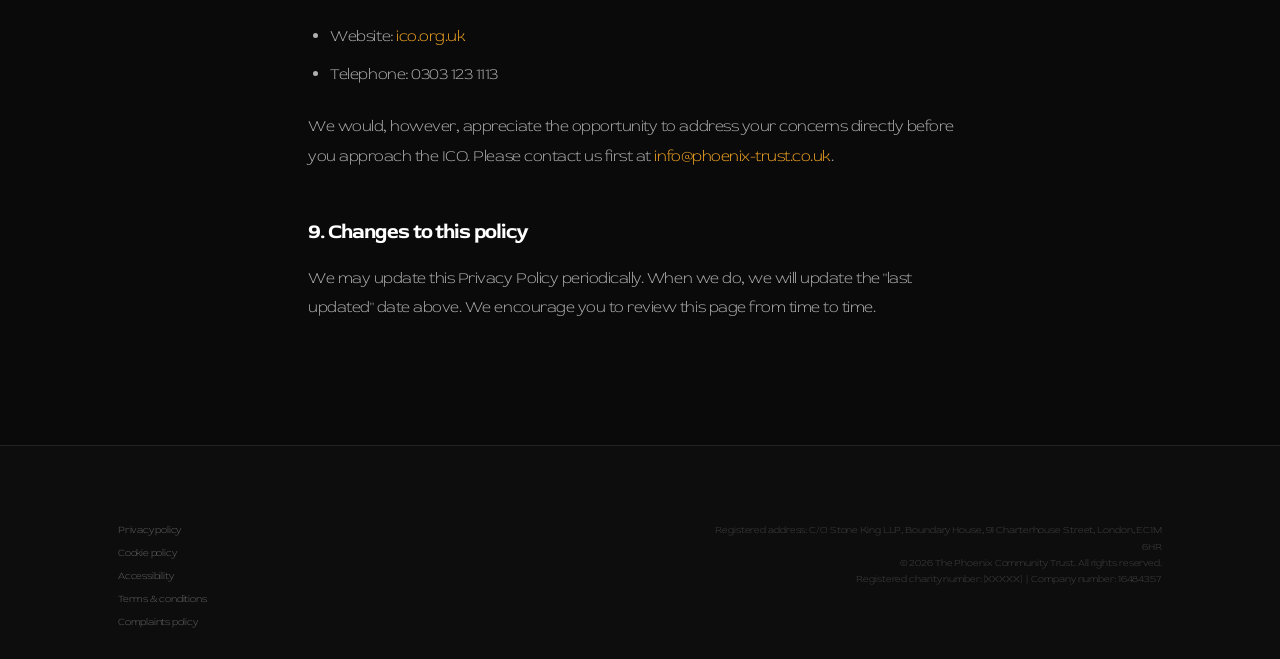
<file: privacy.html>
<!DOCTYPE html>
<html lang="en">
<head>
  <meta charset="UTF-8" />
  <meta name="viewport" content="width=device-width, initial-scale=1.0" />
  <title>Privacy Policy — The Phoenix Community Trust</title>
  <link rel="stylesheet" href="styles.css" />
  <link rel="preconnect" href="https://fonts.googleapis.com" />
  <link rel="preconnect" href="https://fonts.gstatic.com" crossorigin />
  <link href="https://fonts.googleapis.com/css2?family=Red+Rose:wght@300;400;700&display=swap" rel="stylesheet" />
</head>
<body>

  <div class="topbar" role="complementary" aria-label="Social links and contact">
    <div class="topbar-inner">
      <div class="topbar-socials" aria-label="Follow us">
        <a href="#" class="tb-social" aria-label="Instagram" rel="noopener noreferrer" target="_blank"><svg width="13" height="13" viewBox="0 0 24 24" fill="none" stroke="currentColor" stroke-width="1.8" aria-hidden="true"><rect x="2" y="2" width="20" height="20" rx="5"/><circle cx="12" cy="12" r="4"/><circle cx="17.5" cy="6.5" r="1" fill="currentColor" stroke="none"/></svg></a>
        <a href="#" class="tb-social" aria-label="Facebook" rel="noopener noreferrer" target="_blank"><svg width="13" height="13" viewBox="0 0 24 24" fill="none" stroke="currentColor" stroke-width="1.8" aria-hidden="true"><path d="M18 2h-3a5 5 0 0 0-5 5v3H7v4h3v8h4v-8h3l1-4h-4V7a1 1 0 0 1 1-1h3z"/></svg></a>
        <a href="https://www.youtube.com/@ThePhoenixCommunityTrust" class="tb-social" aria-label="YouTube" rel="noopener noreferrer" target="_blank"><svg width="13" height="13" viewBox="0 0 24 24" fill="none" stroke="currentColor" stroke-width="1.8" aria-hidden="true"><path d="M22.54 6.42a2.78 2.78 0 0 0-1.95-1.96C18.88 4 12 4 12 4s-6.88 0-8.59.46A2.78 2.78 0 0 0 1.46 6.42 29 29 0 0 0 1 12a29 29 0 0 0 .46 5.58A2.78 2.78 0 0 0 3.41 19.6C5.12 20 12 20 12 20s6.88 0 8.59-.46a2.78 2.78 0 0 0 1.95-1.95A29 29 0 0 0 23 12a29 29 0 0 0-.46-5.58z"/><polygon points="9.75 15.02 15.5 12 9.75 8.98 9.75 15.02" fill="currentColor" stroke="none"/></svg></a>
        <a href="https://x.com/phoenix_trust_" class="tb-social" aria-label="X (Twitter)" rel="noopener noreferrer" target="_blank"><svg width="13" height="13" viewBox="0 0 24 24" fill="none" stroke="currentColor" stroke-width="1.8" aria-hidden="true"><path d="M4 4l16 16M20 4L4 20"/></svg></a>
        <a href="https://www.linkedin.com/company/phoenix-community-trust/" class="tb-social" aria-label="LinkedIn" rel="noopener noreferrer" target="_blank"><svg width="13" height="13" viewBox="0 0 24 24" fill="none" stroke="currentColor" stroke-width="1.8" aria-hidden="true"><path d="M16 8a6 6 0 0 1 6 6v7h-4v-7a2 2 0 0 0-4 0v7h-4v-7a6 6 0 0 1 6-6z"/><rect x="2" y="9" width="4" height="12"/><circle cx="4" cy="4" r="2"/></svg></a>
        <a href="https://bsky.app/profile/phoenix-trust.bsky.social" class="tb-social" aria-label="Bluesky" rel="noopener noreferrer" target="_blank"><svg width="13" height="13" viewBox="0 0 24 24" fill="none" stroke="currentColor" stroke-width="1.8" aria-hidden="true"><path d="M12 10.8c-1.087-2.114-4.046-6.053-6.798-7.995C2.566.944 1.561 1.266.902 1.565.139 1.908 0 3.08 0 3.768c0 .69.378 5.65.624 6.479.815 2.736 3.713 3.66 6.383 3.364.136-.02.275-.039.415-.056-.138.022-.276.04-.415.056-3.912.58-7.387 2.005-2.83 7.078 5.013 5.19 6.87-1.113 7.823-4.308.953 3.195 2.05 9.271 7.733 4.308 4.267-4.308 1.172-6.498-2.74-7.078a8.741 8.741 0 0 1-.415-.056c.14.017.279.036.415.056 2.67.297 5.568-.628 6.383-3.364.246-.828.624-5.79.624-6.478 0-.69-.139-1.861-.902-2.204-.659-.299-1.664-.62-4.3 1.24C16.046 4.748 13.087 8.687 12 10.8z"/></svg></a>
      </div>
      <a href="mailto:info@phoenix-trust.co.uk" class="tb-email">info@phoenix-trust.co.uk</a>
    </div>
  </div>

  <a class="skip-link" href="#main-content">Skip to main content</a>

  <header class="site-header" id="site-header">
    <nav class="header-nav" id="main-nav" aria-label="Primary navigation">
      <a href="index.html#about" class="nav-link">About Us</a>
      <a href="index.html#impact" class="nav-link">Our Impact</a>
      <a href="index.html#network" class="nav-link">Network</a>
      <a href="index.html#grants" class="nav-link">Grants</a>
      <a href="index.html#news" class="nav-link">News</a>
      <a href="index.html#contact" class="nav-link">Contact</a>
    </nav>
    <div class="header-right">
      <a href="index.html" class="h-search-btn" aria-label="Back to home" style="font-size:0.7rem;width:auto;padding:0 12px;gap:6px;letter-spacing:-0.02em;color:rgba(255,255,255,0.7)">&larr; Home</a>
    </div>
  </header>

  <main id="main-content" class="news-article" role="main">
    <a href="index.html" class="article-back">&larr; Back to home</a>
    <span class="article-eyebrow">Legal</span>
    <h1 class="article-h1">Privacy Policy</h1>
    <p class="article-meta">Last updated: May 2026</p>

    <div class="article-body">

      <p>The Phoenix Community Trust ("we", "us", "our") is committed to protecting your personal data and respecting your privacy. This policy explains what data we collect, how we use it, and your rights under the UK General Data Protection Regulation (UK GDPR) and the Data Protection Act 2018.</p>

      <h2>1. Who we are</h2>
      <p>The Phoenix Community Trust is a registered charity and company limited by guarantee, registered in England and Wales. Our registered address is C/O Stone King LLP, Boundary House, 91 Charterhouse Street, London, EC1M 6HR.</p>
      <p>For data protection purposes, we are the <strong>data controller</strong>. If you have questions about how we handle your data, please contact us at <a href="mailto:info@phoenix-trust.co.uk">info@phoenix-trust.co.uk</a>.</p>

      <h2>2. What data we collect</h2>
      <h3>Contact form submissions</h3>
      <p>When you submit our contact form, we collect your first name, surname, email address, organisation name (optional), and the content of your message.</p>
      <h3>Email correspondence</h3>
      <p>If you email us directly, we will process your email address and any personal information contained in your message in order to respond to you.</p>
      <h3>Website usage data</h3>
      <p>We do not currently use analytics software to track visitors. Our website is a static site hosted on GitHub Pages. Basic server logs may record your IP address and browser information; these are retained by GitHub in accordance with their own privacy policy.</p>
      <h3>Newsletter and updates</h3>
      <p>If you register your interest in receiving updates from us, we will collect and store your email address and name for this purpose.</p>

      <h2>3. How we use your data</h2>
      <p>We use the personal data you provide to:</p>
      <ul>
        <li>Respond to your enquiries and messages</li>
        <li>Send you updates about our work, grants, and events (only where you have consented)</li>
        <li>Fulfil our charitable purposes of supporting Global Majority communities across the UK</li>
        <li>Comply with legal obligations</li>
      </ul>
      <p>We will never sell your personal data or share it with third parties for marketing purposes.</p>

      <h2>4. Legal basis for processing</h2>
      <p>Under UK GDPR, we rely on the following lawful bases:</p>
      <ul>
        <li><strong>Legitimate interests</strong> — responding to enquiries and running our charitable activities</li>
        <li><strong>Consent</strong> — sending you newsletters or grant updates where you have specifically opted in</li>
        <li><strong>Legal obligation</strong> — where we are required to process data to comply with the law</li>
      </ul>

      <h2>5. How long we keep your data</h2>
      <p>We retain personal data only for as long as necessary:</p>
      <ul>
        <li>Contact form submissions: up to 2 years from the date of submission, unless an ongoing relationship is established</li>
        <li>Grant applications and related correspondence: 7 years after the conclusion of the grant, in line with charity accounting requirements</li>
        <li>Email correspondence: up to 3 years, unless required longer for legal or regulatory reasons</li>
      </ul>

      <h2>6. Sharing your data</h2>
      <p>We do not share your personal data with third parties except:</p>
      <ul>
        <li>Where we are legally required to do so</li>
        <li>With our professional advisors (e.g. legal counsel) under strict confidentiality obligations</li>
        <li>With technology service providers who process data on our behalf (e.g. email hosting), bound by data processing agreements</li>
      </ul>

      <h2>7. Your rights</h2>
      <p>Under UK GDPR you have the right to:</p>
      <ul>
        <li><strong>Access</strong> — request a copy of the personal data we hold about you</li>
        <li><strong>Rectification</strong> — ask us to correct inaccurate or incomplete data</li>
        <li><strong>Erasure</strong> — request that we delete your personal data in certain circumstances</li>
        <li><strong>Restriction</strong> — ask us to restrict processing of your data</li>
        <li><strong>Portability</strong> — receive your data in a structured, machine-readable format</li>
        <li><strong>Objection</strong> — object to processing based on legitimate interests</li>
        <li><strong>Withdraw consent</strong> — where processing is based on consent, withdraw it at any time</li>
      </ul>
      <p>To exercise any of these rights, please email <a href="mailto:info@phoenix-trust.co.uk">info@phoenix-trust.co.uk</a>. We will respond within one calendar month.</p>

      <h2>8. Complaints</h2>
      <p>If you have concerns about how we handle your data, you have the right to lodge a complaint with the <strong>Information Commissioner's Office (ICO)</strong>:</p>
      <ul>
        <li>Website: <a href="https://ico.org.uk" target="_blank" rel="noopener noreferrer">ico.org.uk</a></li>
        <li>Telephone: 0303 123 1113</li>
      </ul>
      <p>We would, however, appreciate the opportunity to address your concerns directly before you approach the ICO. Please contact us first at <a href="mailto:info@phoenix-trust.co.uk">info@phoenix-trust.co.uk</a>.</p>

      <h2>9. Changes to this policy</h2>
      <p>We may update this Privacy Policy periodically. When we do, we will update the "last updated" date above. We encourage you to review this page from time to time.</p>

    </div>
  </main>

  <footer class="site-footer" role="contentinfo">
    <div class="container">
      <div class="footer-bottom">
        <nav class="footer-legal" aria-label="Legal links">
          <a href="privacy.html" aria-current="page">Privacy policy</a>
          <a href="cookies.html">Cookie policy</a>
          <a href="accessibility.html">Accessibility</a>
          <a href="terms.html">Terms &amp; conditions</a>
          <a href="complaints.html">Complaints policy</a>
        </nav>
        <p class="footer-reg">
          Registered address: C/O Stone King LLP, Boundary House, 91 Charterhouse Street, London, EC1M 6HR<br>
          &copy; 2026 The Phoenix Community Trust. All rights reserved.<br>
          Registered charity number: [XXXXX]&nbsp;&nbsp;|&nbsp;&nbsp;Company number: 16484357
        </p>
      </div>
    </div>
  </footer>

</body>
</html>
</file>
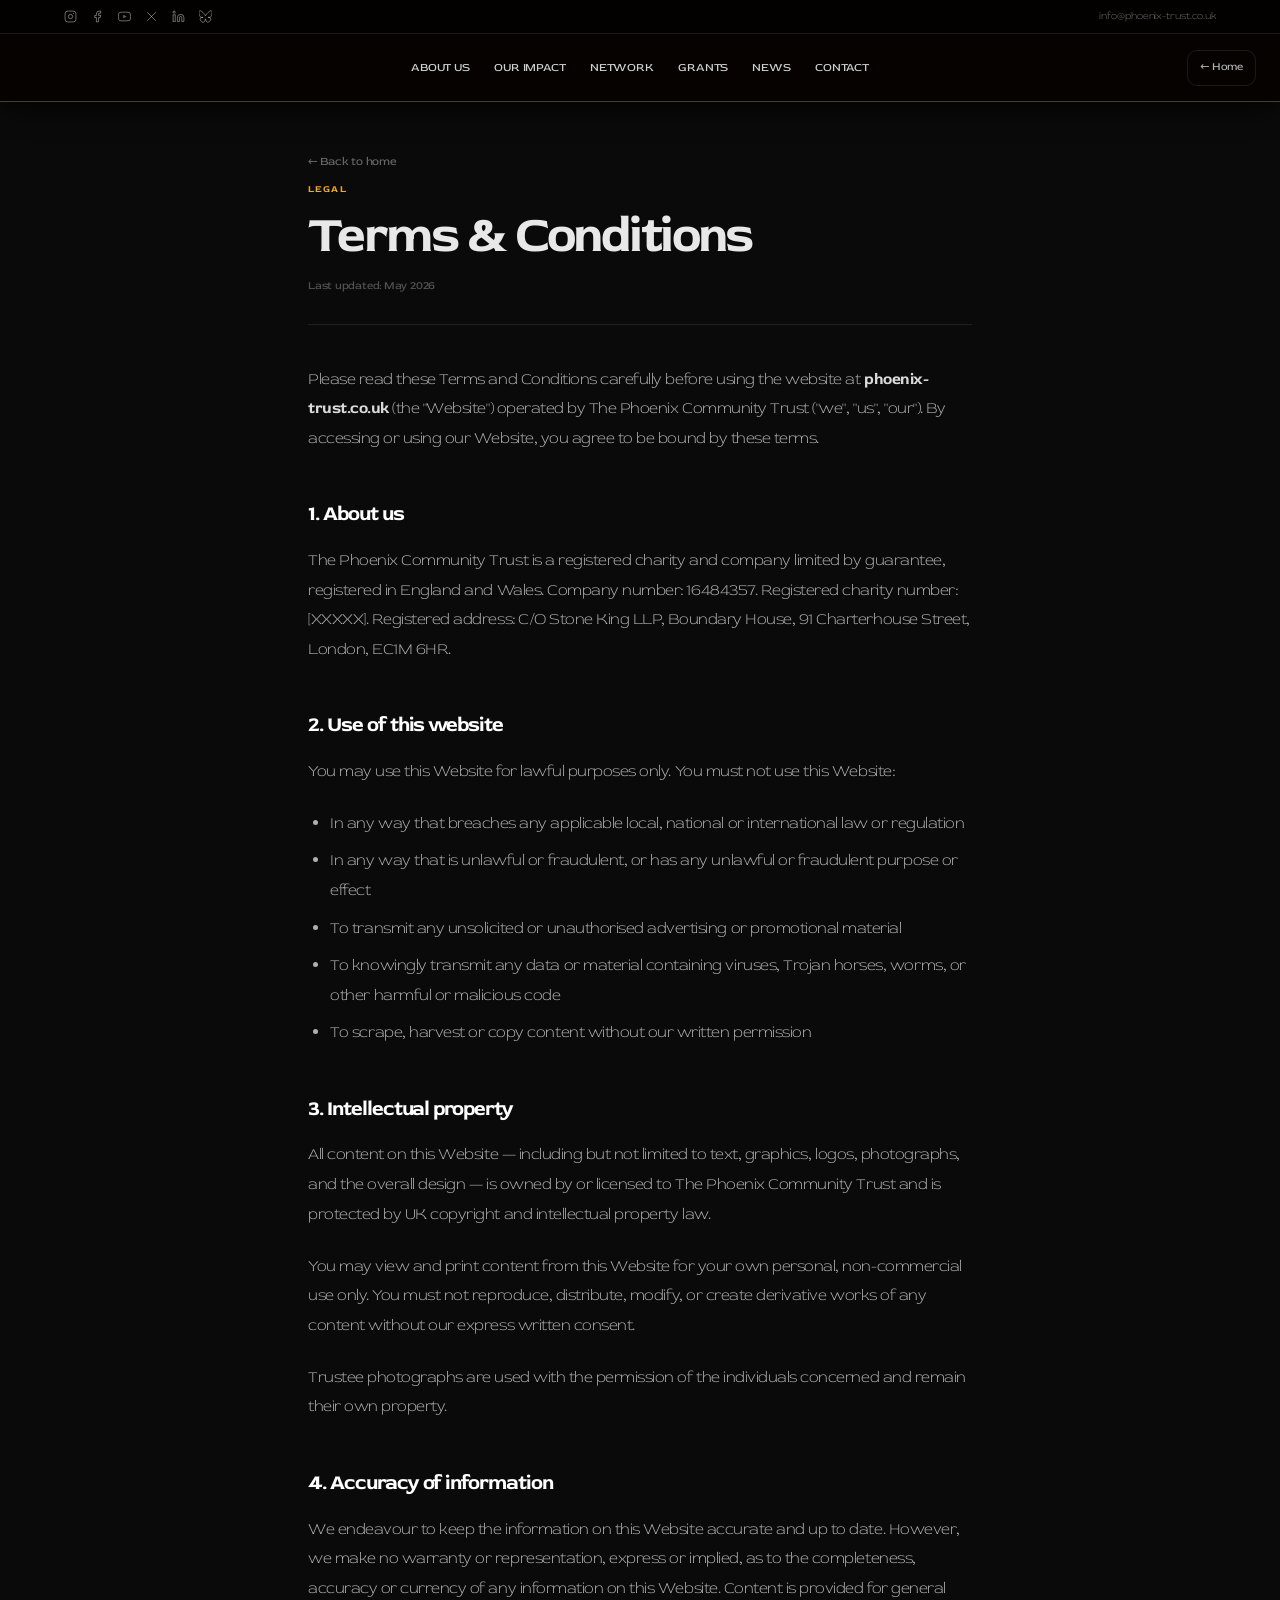
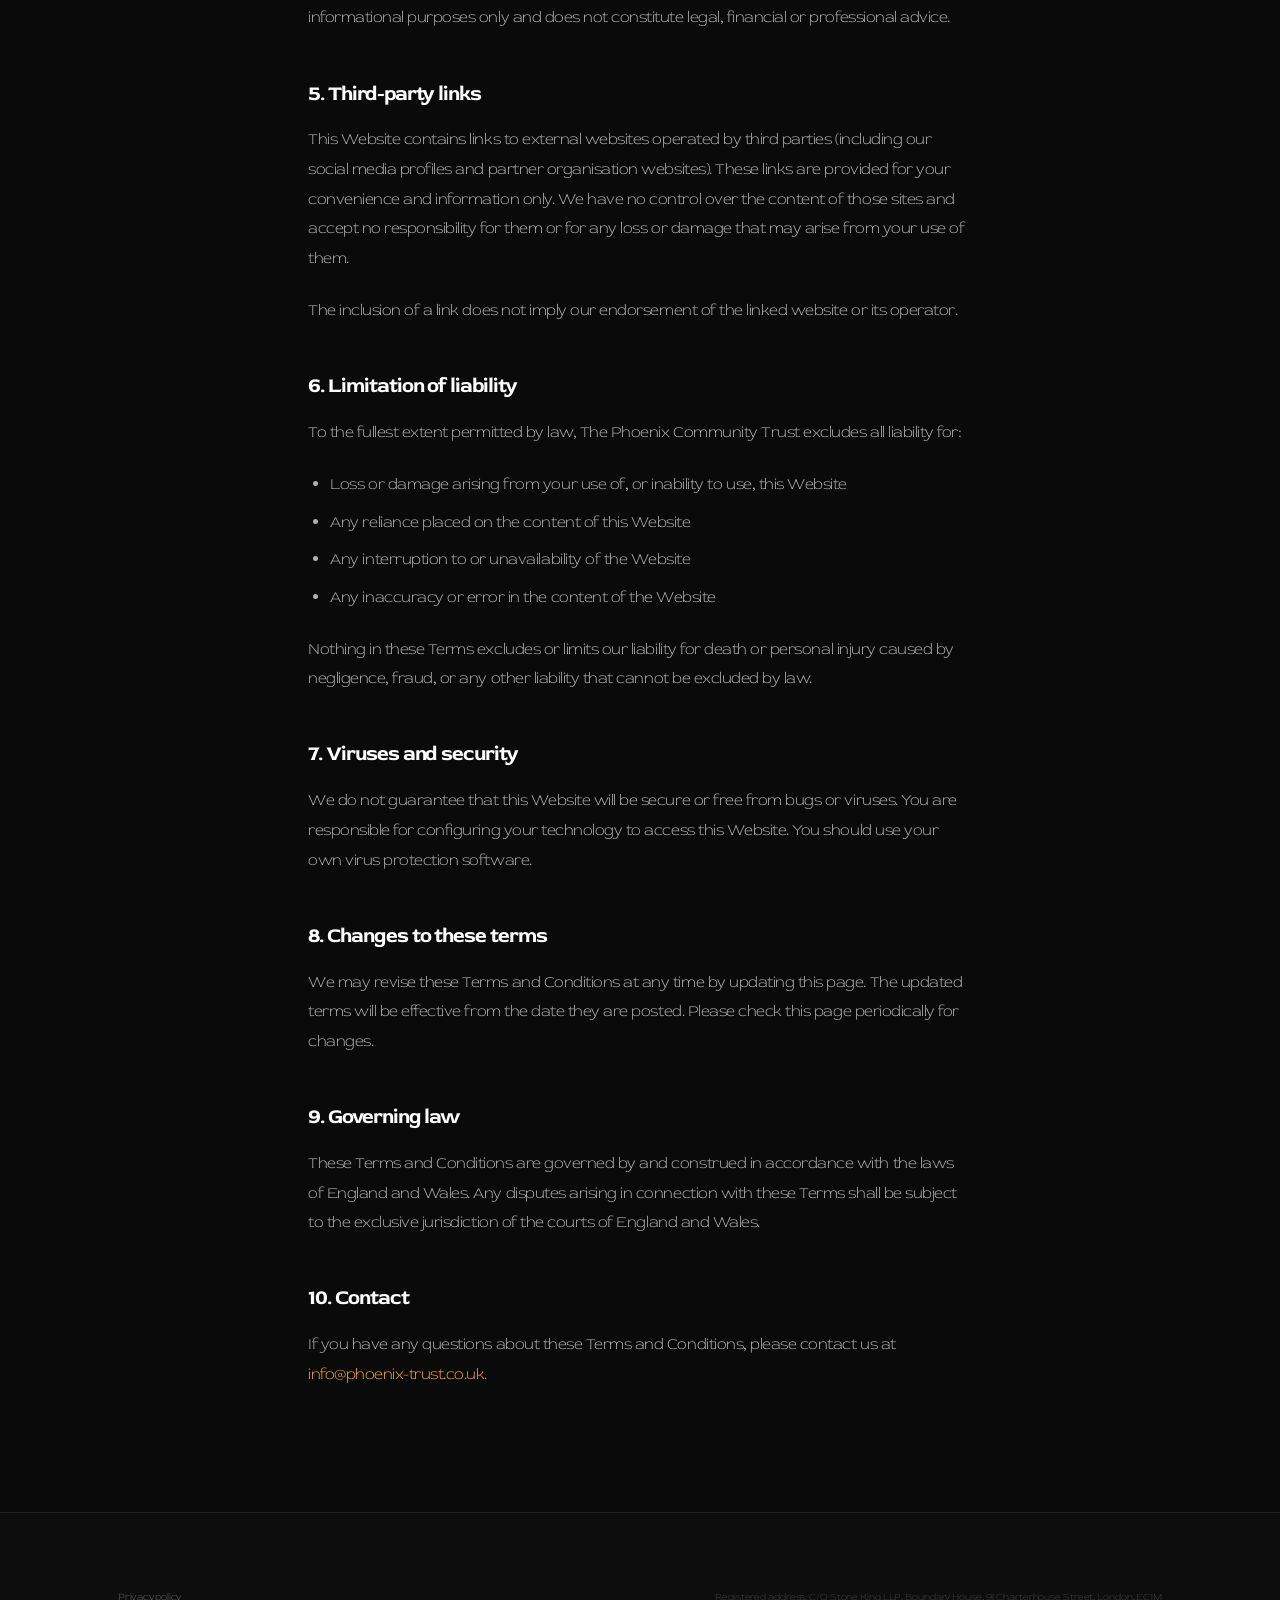
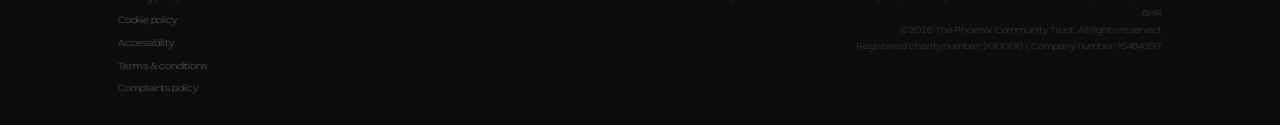
<file: terms.html>
<!DOCTYPE html>
<html lang="en">
<head>
  <meta charset="UTF-8" />
  <meta name="viewport" content="width=device-width, initial-scale=1.0" />
  <title>Terms &amp; Conditions — The Phoenix Community Trust</title>
  <link rel="stylesheet" href="styles.css" />
  <link rel="preconnect" href="https://fonts.googleapis.com" />
  <link rel="preconnect" href="https://fonts.gstatic.com" crossorigin />
  <link href="https://fonts.googleapis.com/css2?family=Red+Rose:wght@300;400;700&display=swap" rel="stylesheet" />
</head>
<body>

  <div class="topbar" role="complementary" aria-label="Social links and contact">
    <div class="topbar-inner">
      <div class="topbar-socials" aria-label="Follow us">
        <a href="#" class="tb-social" aria-label="Instagram" rel="noopener noreferrer" target="_blank"><svg width="13" height="13" viewBox="0 0 24 24" fill="none" stroke="currentColor" stroke-width="1.8" aria-hidden="true"><rect x="2" y="2" width="20" height="20" rx="5"/><circle cx="12" cy="12" r="4"/><circle cx="17.5" cy="6.5" r="1" fill="currentColor" stroke="none"/></svg></a>
        <a href="#" class="tb-social" aria-label="Facebook" rel="noopener noreferrer" target="_blank"><svg width="13" height="13" viewBox="0 0 24 24" fill="none" stroke="currentColor" stroke-width="1.8" aria-hidden="true"><path d="M18 2h-3a5 5 0 0 0-5 5v3H7v4h3v8h4v-8h3l1-4h-4V7a1 1 0 0 1 1-1h3z"/></svg></a>
        <a href="https://www.youtube.com/@ThePhoenixCommunityTrust" class="tb-social" aria-label="YouTube" rel="noopener noreferrer" target="_blank"><svg width="13" height="13" viewBox="0 0 24 24" fill="none" stroke="currentColor" stroke-width="1.8" aria-hidden="true"><path d="M22.54 6.42a2.78 2.78 0 0 0-1.95-1.96C18.88 4 12 4 12 4s-6.88 0-8.59.46A2.78 2.78 0 0 0 1.46 6.42 29 29 0 0 0 1 12a29 29 0 0 0 .46 5.58A2.78 2.78 0 0 0 3.41 19.6C5.12 20 12 20 12 20s6.88 0 8.59-.46a2.78 2.78 0 0 0 1.95-1.95A29 29 0 0 0 23 12a29 29 0 0 0-.46-5.58z"/><polygon points="9.75 15.02 15.5 12 9.75 8.98 9.75 15.02" fill="currentColor" stroke="none"/></svg></a>
        <a href="https://x.com/phoenix_trust_" class="tb-social" aria-label="X (Twitter)" rel="noopener noreferrer" target="_blank"><svg width="13" height="13" viewBox="0 0 24 24" fill="none" stroke="currentColor" stroke-width="1.8" aria-hidden="true"><path d="M4 4l16 16M20 4L4 20"/></svg></a>
        <a href="https://www.linkedin.com/company/phoenix-community-trust/" class="tb-social" aria-label="LinkedIn" rel="noopener noreferrer" target="_blank"><svg width="13" height="13" viewBox="0 0 24 24" fill="none" stroke="currentColor" stroke-width="1.8" aria-hidden="true"><path d="M16 8a6 6 0 0 1 6 6v7h-4v-7a2 2 0 0 0-4 0v7h-4v-7a6 6 0 0 1 6-6z"/><rect x="2" y="9" width="4" height="12"/><circle cx="4" cy="4" r="2"/></svg></a>
        <a href="https://bsky.app/profile/phoenix-trust.bsky.social" class="tb-social" aria-label="Bluesky" rel="noopener noreferrer" target="_blank"><svg width="13" height="13" viewBox="0 0 24 24" fill="none" stroke="currentColor" stroke-width="1.8" aria-hidden="true"><path d="M12 10.8c-1.087-2.114-4.046-6.053-6.798-7.995C2.566.944 1.561 1.266.902 1.565.139 1.908 0 3.08 0 3.768c0 .69.378 5.65.624 6.479.815 2.736 3.713 3.66 6.383 3.364.136-.02.275-.039.415-.056-.138.022-.276.04-.415.056-3.912.58-7.387 2.005-2.83 7.078 5.013 5.19 6.87-1.113 7.823-4.308.953 3.195 2.05 9.271 7.733 4.308 4.267-4.308 1.172-6.498-2.74-7.078a8.741 8.741 0 0 1-.415-.056c.14.017.279.036.415.056 2.67.297 5.568-.628 6.383-3.364.246-.828.624-5.79.624-6.478 0-.69-.139-1.861-.902-2.204-.659-.299-1.664-.62-4.3 1.24C16.046 4.748 13.087 8.687 12 10.8z"/></svg></a>
      </div>
      <a href="mailto:info@phoenix-trust.co.uk" class="tb-email">info@phoenix-trust.co.uk</a>
    </div>
  </div>

  <a class="skip-link" href="#main-content">Skip to main content</a>

  <header class="site-header" id="site-header">
    <nav class="header-nav" id="main-nav" aria-label="Primary navigation">
      <a href="index.html#about" class="nav-link">About Us</a>
      <a href="index.html#impact" class="nav-link">Our Impact</a>
      <a href="index.html#network" class="nav-link">Network</a>
      <a href="index.html#grants" class="nav-link">Grants</a>
      <a href="index.html#news" class="nav-link">News</a>
      <a href="index.html#contact" class="nav-link">Contact</a>
    </nav>
    <div class="header-right">
      <a href="index.html" class="h-search-btn" aria-label="Back to home" style="font-size:0.7rem;width:auto;padding:0 12px;gap:6px;letter-spacing:-0.02em;color:rgba(255,255,255,0.7)">&larr; Home</a>
    </div>
  </header>

  <main id="main-content" class="news-article" role="main">
    <a href="index.html" class="article-back">&larr; Back to home</a>
    <span class="article-eyebrow">Legal</span>
    <h1 class="article-h1">Terms &amp; Conditions</h1>
    <p class="article-meta">Last updated: May 2026</p>

    <div class="article-body">

      <p>Please read these Terms and Conditions carefully before using the website at <strong>phoenix-trust.co.uk</strong> (the "Website") operated by The Phoenix Community Trust ("we", "us", "our"). By accessing or using our Website, you agree to be bound by these terms.</p>

      <h2>1. About us</h2>
      <p>The Phoenix Community Trust is a registered charity and company limited by guarantee, registered in England and Wales. Company number: 16484357. Registered charity number: [XXXXX]. Registered address: C/O Stone King LLP, Boundary House, 91 Charterhouse Street, London, EC1M 6HR.</p>

      <h2>2. Use of this website</h2>
      <p>You may use this Website for lawful purposes only. You must not use this Website:</p>
      <ul>
        <li>In any way that breaches any applicable local, national or international law or regulation</li>
        <li>In any way that is unlawful or fraudulent, or has any unlawful or fraudulent purpose or effect</li>
        <li>To transmit any unsolicited or unauthorised advertising or promotional material</li>
        <li>To knowingly transmit any data or material containing viruses, Trojan horses, worms, or other harmful or malicious code</li>
        <li>To scrape, harvest or copy content without our written permission</li>
      </ul>

      <h2>3. Intellectual property</h2>
      <p>All content on this Website — including but not limited to text, graphics, logos, photographs, and the overall design — is owned by or licensed to The Phoenix Community Trust and is protected by UK copyright and intellectual property law.</p>
      <p>You may view and print content from this Website for your own personal, non-commercial use only. You must not reproduce, distribute, modify, or create derivative works of any content without our express written consent.</p>
      <p>Trustee photographs are used with the permission of the individuals concerned and remain their own property.</p>

      <h2>4. Accuracy of information</h2>
      <p>We endeavour to keep the information on this Website accurate and up to date. However, we make no warranty or representation, express or implied, as to the completeness, accuracy or currency of any information on this Website. Content is provided for general informational purposes only and does not constitute legal, financial or professional advice.</p>

      <h2>5. Third-party links</h2>
      <p>This Website contains links to external websites operated by third parties (including our social media profiles and partner organisation websites). These links are provided for your convenience and information only. We have no control over the content of those sites and accept no responsibility for them or for any loss or damage that may arise from your use of them.</p>
      <p>The inclusion of a link does not imply our endorsement of the linked website or its operator.</p>

      <h2>6. Limitation of liability</h2>
      <p>To the fullest extent permitted by law, The Phoenix Community Trust excludes all liability for:</p>
      <ul>
        <li>Loss or damage arising from your use of, or inability to use, this Website</li>
        <li>Any reliance placed on the content of this Website</li>
        <li>Any interruption to or unavailability of the Website</li>
        <li>Any inaccuracy or error in the content of the Website</li>
      </ul>
      <p>Nothing in these Terms excludes or limits our liability for death or personal injury caused by negligence, fraud, or any other liability that cannot be excluded by law.</p>

      <h2>7. Viruses and security</h2>
      <p>We do not guarantee that this Website will be secure or free from bugs or viruses. You are responsible for configuring your technology to access this Website. You should use your own virus protection software.</p>

      <h2>8. Changes to these terms</h2>
      <p>We may revise these Terms and Conditions at any time by updating this page. The updated terms will be effective from the date they are posted. Please check this page periodically for changes.</p>

      <h2>9. Governing law</h2>
      <p>These Terms and Conditions are governed by and construed in accordance with the laws of England and Wales. Any disputes arising in connection with these Terms shall be subject to the exclusive jurisdiction of the courts of England and Wales.</p>

      <h2>10. Contact</h2>
      <p>If you have any questions about these Terms and Conditions, please contact us at <a href="mailto:info@phoenix-trust.co.uk">info@phoenix-trust.co.uk</a>.</p>

    </div>
  </main>

  <footer class="site-footer" role="contentinfo">
    <div class="container">
      <div class="footer-bottom">
        <nav class="footer-legal" aria-label="Legal links">
          <a href="privacy.html">Privacy policy</a>
          <a href="cookies.html">Cookie policy</a>
          <a href="accessibility.html">Accessibility</a>
          <a href="terms.html" aria-current="page">Terms &amp; conditions</a>
          <a href="complaints.html">Complaints policy</a>
        </nav>
        <p class="footer-reg">
          Registered address: C/O Stone King LLP, Boundary House, 91 Charterhouse Street, London, EC1M 6HR<br>
          &copy; 2026 The Phoenix Community Trust. All rights reserved.<br>
          Registered charity number: [XXXXX]&nbsp;&nbsp;|&nbsp;&nbsp;Company number: 16484357
        </p>
      </div>
    </div>
  </footer>

</body>
</html>
</file>
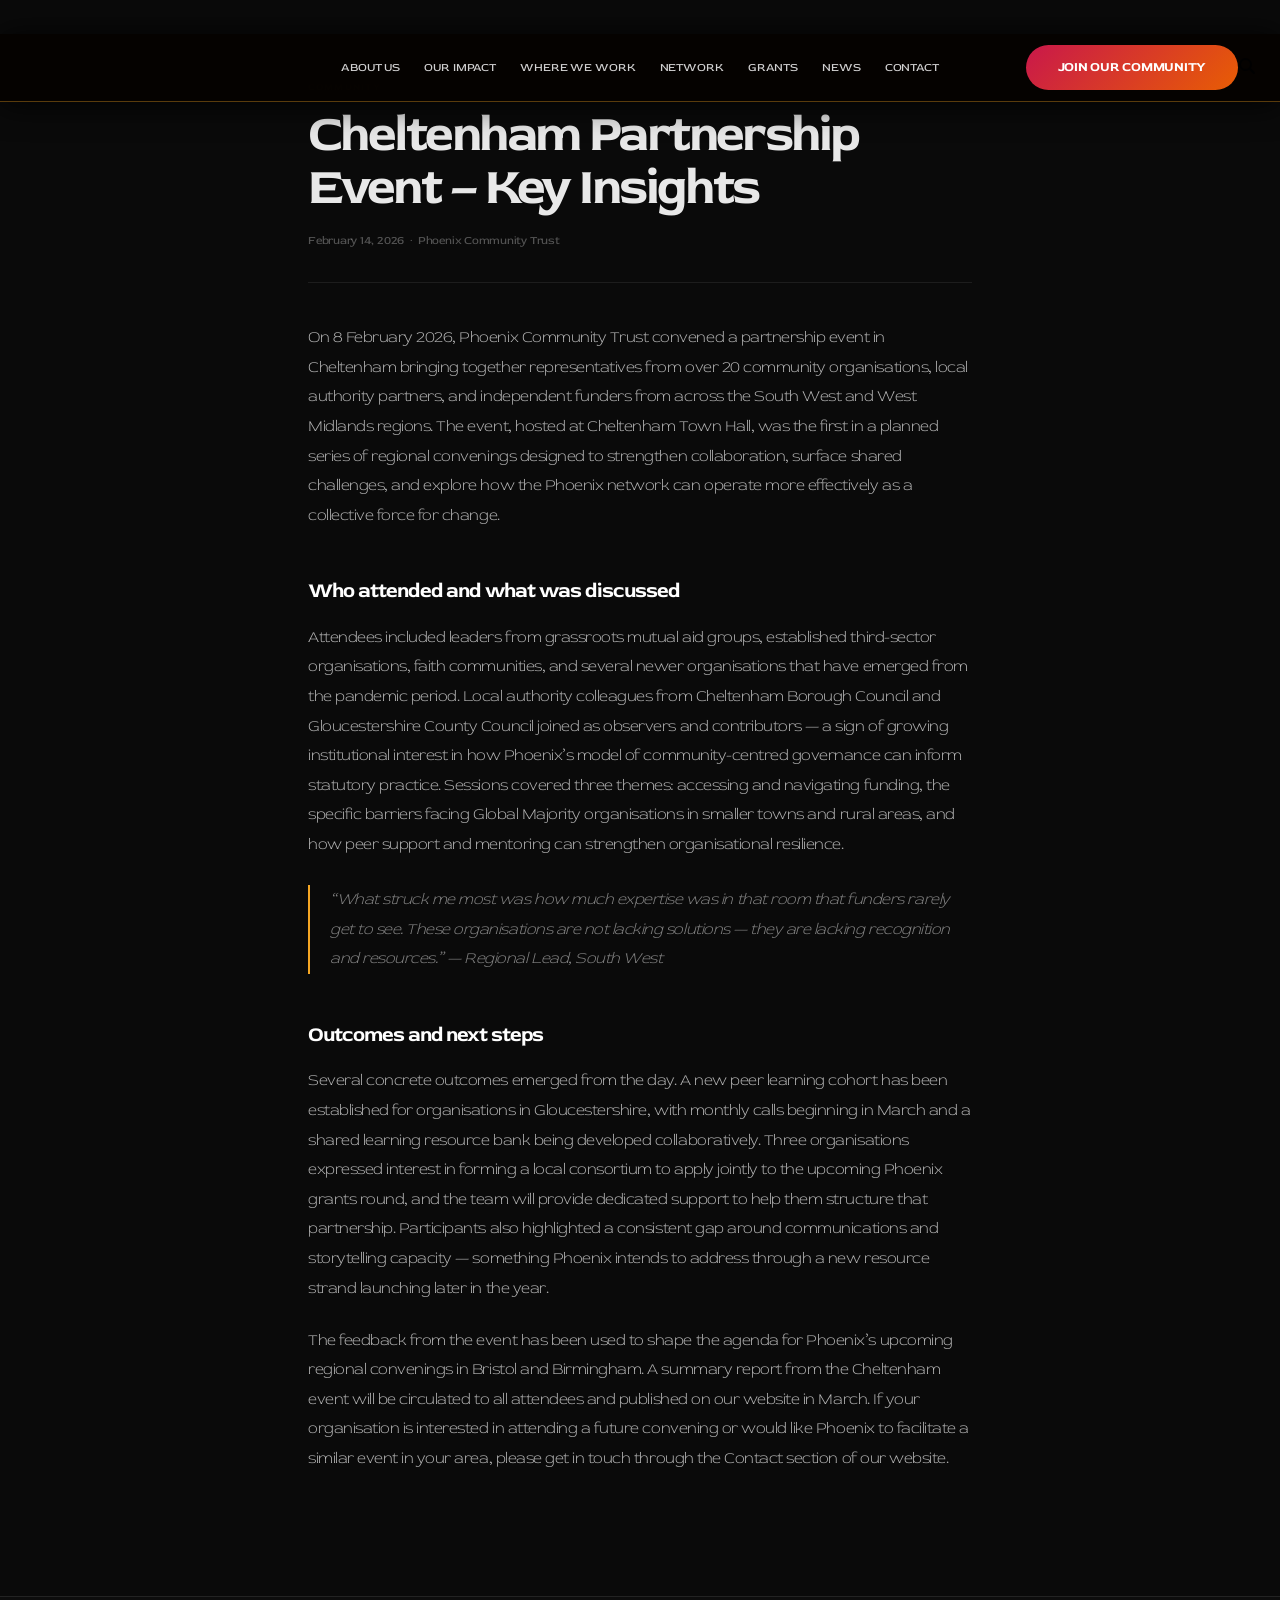
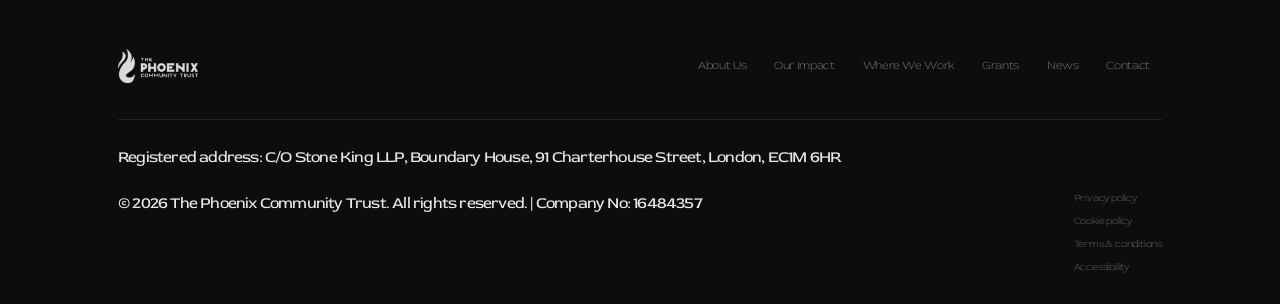
<file: news/cheltenham.html>
<!DOCTYPE html>
<html lang="en">
<head>
  <meta charset="UTF-8" />
  <meta name="viewport" content="width=device-width, initial-scale=1.0" />
  <title>Cheltenham Partnership Event – Key Insights | The Phoenix Community Trust</title>
  <link rel="stylesheet" href="../styles.css" />
  <link rel="preconnect" href="https://fonts.googleapis.com" />
  <link rel="preconnect" href="https://fonts.gstatic.com" crossorigin />
  <link href="https://fonts.googleapis.com/css2?family=Red+Rose:wght@300;400;700&amp;display=swap" rel="stylesheet" />
  <style>
    .article-back { display:inline-flex; align-items:center; gap:8px; font-size:0.75rem; font-weight:400; letter-spacing:-0.02em; color:rgba(255,255,255,0.4); padding:10px 0; transition:color 0.2s; }
    .article-back:hover { color:#F5A623; }
    .news-article { max-width:720px; margin:0 auto; padding:40px 28px 100px; }
    .article-eyebrow { font-size:0.6rem; font-weight:700; letter-spacing:0.12em; text-transform:uppercase; color:#F5A623; margin-bottom:12px; display:block; }
    .article-h1 { font-size:clamp(2rem,4vw,3.2rem); font-weight:700; letter-spacing:-0.05em; line-height:1.05; margin-bottom:16px; }
    .article-meta { font-size:0.72rem; color:rgba(255,255,255,0.3); letter-spacing:-0.02em; margin-bottom:40px; padding-bottom:32px; border-bottom:1px solid rgba(255,255,255,0.08); }
    .article-body { font-size:1rem; font-weight:300; letter-spacing:-0.03em; color:rgba(255,255,255,0.7); line-height:1.85; }
    .article-body p { margin-bottom:1.4em; }
    .article-body h2 { font-size:1.3rem; font-weight:700; letter-spacing:-0.05em; color:#fff; margin:2em 0 0.6em; }
    .article-body blockquote { border-left:2px solid #F5A623; padding-left:20px; margin:1.6em 0; color:rgba(255,255,255,0.5); font-style:italic; }
  </style>
</head>
<body>
  <header class="site-header" id="site-header">
    <a href="../index.html#about" class="btn-join">Join our community</a>
    <nav class="header-nav" id="main-nav" aria-label="Primary navigation">
      <a href="../index.html#about" class="nav-link">About Us</a>
      <a href="../index.html#impact" class="nav-link">Our Impact</a>
      <a href="../index.html#where-we-work" class="nav-link">Where We Work</a>
      <a href="../index.html#network" class="nav-link">Network</a>
      <a href="../index.html#grants" class="nav-link">Grants</a>
      <a href="../index.html#news" class="nav-link">News</a>
      <a href="../index.html#contact" class="nav-link">Contact</a>
    </nav>
    <div class="header-right">
      <button class="icon-btn" id="search-btn" aria-label="Search">
        <svg width="18" height="18" viewBox="0 0 18 18" fill="none">
          <circle cx="7.5" cy="7.5" r="5.5" stroke="currentColor" stroke-width="1.8"/>
          <path d="M12 12l4 4" stroke="currentColor" stroke-width="1.8" stroke-linecap="round"/>
        </svg>
      </button>
      <button class="hamburger" id="hamburger" aria-label="Open menu">
        <span></span><span></span><span></span>
      </button>
    </div>
  </header>
  <div class="mobile-nav" id="mobile-nav">
    <button class="mobile-close" id="mobile-close" aria-label="Close menu">&times;</button>
    <a href="../index.html#about" class="mobile-link">About Us</a>
    <a href="../index.html#impact" class="mobile-link">Our Impact</a>
    <a href="../index.html#where-we-work" class="mobile-link">Where We Work</a>
    <a href="../index.html#network" class="mobile-link">Network</a>
    <a href="../index.html#grants" class="mobile-link">Grants</a>
    <a href="../index.html#news" class="mobile-link">News</a>
    <a href="../index.html#contact" class="mobile-link">Contact</a>
    <a href="../index.html#about" class="btn-join" style="margin-top:24px;text-align:center;">Join our community</a>
  </div>
  <div class="nav-overlay" id="nav-overlay"></div>
  <main>
    <article class="news-article">
      <a href="../index.html#news" class="article-back">← Back to News</a>
      <span class="article-eyebrow">Community</span>
      <h1 class="article-h1">Cheltenham Partnership Event – Key Insights</h1>
      <p class="article-meta">February 14, 2026 &nbsp;&middot;&nbsp; Phoenix Community Trust</p>
      <div class="article-body">
        <p>On 8 February 2026, Phoenix Community Trust convened a partnership event in Cheltenham bringing together representatives from over 20 community organisations, local authority partners, and independent funders from across the South West and West Midlands regions. The event, hosted at Cheltenham Town Hall, was the first in a planned series of regional convenings designed to strengthen collaboration, surface shared challenges, and explore how the Phoenix network can operate more effectively as a collective force for change.</p>
        <h2>Who attended and what was discussed</h2>
        <p>Attendees included leaders from grassroots mutual aid groups, established third-sector organisations, faith communities, and several newer organisations that have emerged from the pandemic period. Local authority colleagues from Cheltenham Borough Council and Gloucestershire County Council joined as observers and contributors — a sign of growing institutional interest in how Phoenix’s model of community-centred governance can inform statutory practice. Sessions covered three themes: accessing and navigating funding, the specific barriers facing Global Majority organisations in smaller towns and rural areas, and how peer support and mentoring can strengthen organisational resilience.</p>
        <blockquote>“What struck me most was how much expertise was in that room that funders rarely get to see. These organisations are not lacking solutions — they are lacking recognition and resources.” — Regional Lead, South West</blockquote>
        <h2>Outcomes and next steps</h2>
        <p>Several concrete outcomes emerged from the day. A new peer learning cohort has been established for organisations in Gloucestershire, with monthly calls beginning in March and a shared learning resource bank being developed collaboratively. Three organisations expressed interest in forming a local consortium to apply jointly to the upcoming Phoenix grants round, and the team will provide dedicated support to help them structure that partnership. Participants also highlighted a consistent gap around communications and storytelling capacity — something Phoenix intends to address through a new resource strand launching later in the year.</p>
        <p>The feedback from the event has been used to shape the agenda for Phoenix’s upcoming regional convenings in Bristol and Birmingham. A summary report from the Cheltenham event will be circulated to all attendees and published on our website in March. If your organisation is interested in attending a future convening or would like Phoenix to facilitate a similar event in your area, please get in touch through the Contact section of our website.</p>
      </div>
    </article>
  </main>
  <footer class="site-footer">
    <div class="container">
      <div class="footer-inner">
        <img src="../assets/images/logo-full.png" alt="The Phoenix Community Trust" class="footer-logo" />
        <div class="footer-links">
          <a href="../index.html#about">About Us</a>
          <a href="../index.html#impact">Our Impact</a>
          <a href="../index.html#where-we-work">Where We Work</a>
          <a href="../index.html#grants">Grants</a>
          <a href="../index.html#news">News</a>
          <a href="../index.html#contact">Contact</a>
        </div>
      </div>
      <div class="footer-bottom">
        <p>Registered address: C/O Stone King LLP, Boundary House, 91 Charterhouse Street, London, EC1M 6HR</p>
        <p>&copy; 2026 The Phoenix Community Trust. All rights reserved. | Company No: 16484357</p>
        <div class="footer-legal">
          <a href="#">Privacy policy</a>
          <a href="#">Cookie policy</a>
          <a href="#">Terms &amp; conditions</a>
          <a href="#">Accessibility</a>
        </div>
      </div>
    </div>
  </footer>
  <script src="../script.js"></script>
</body>
</html>
</file>
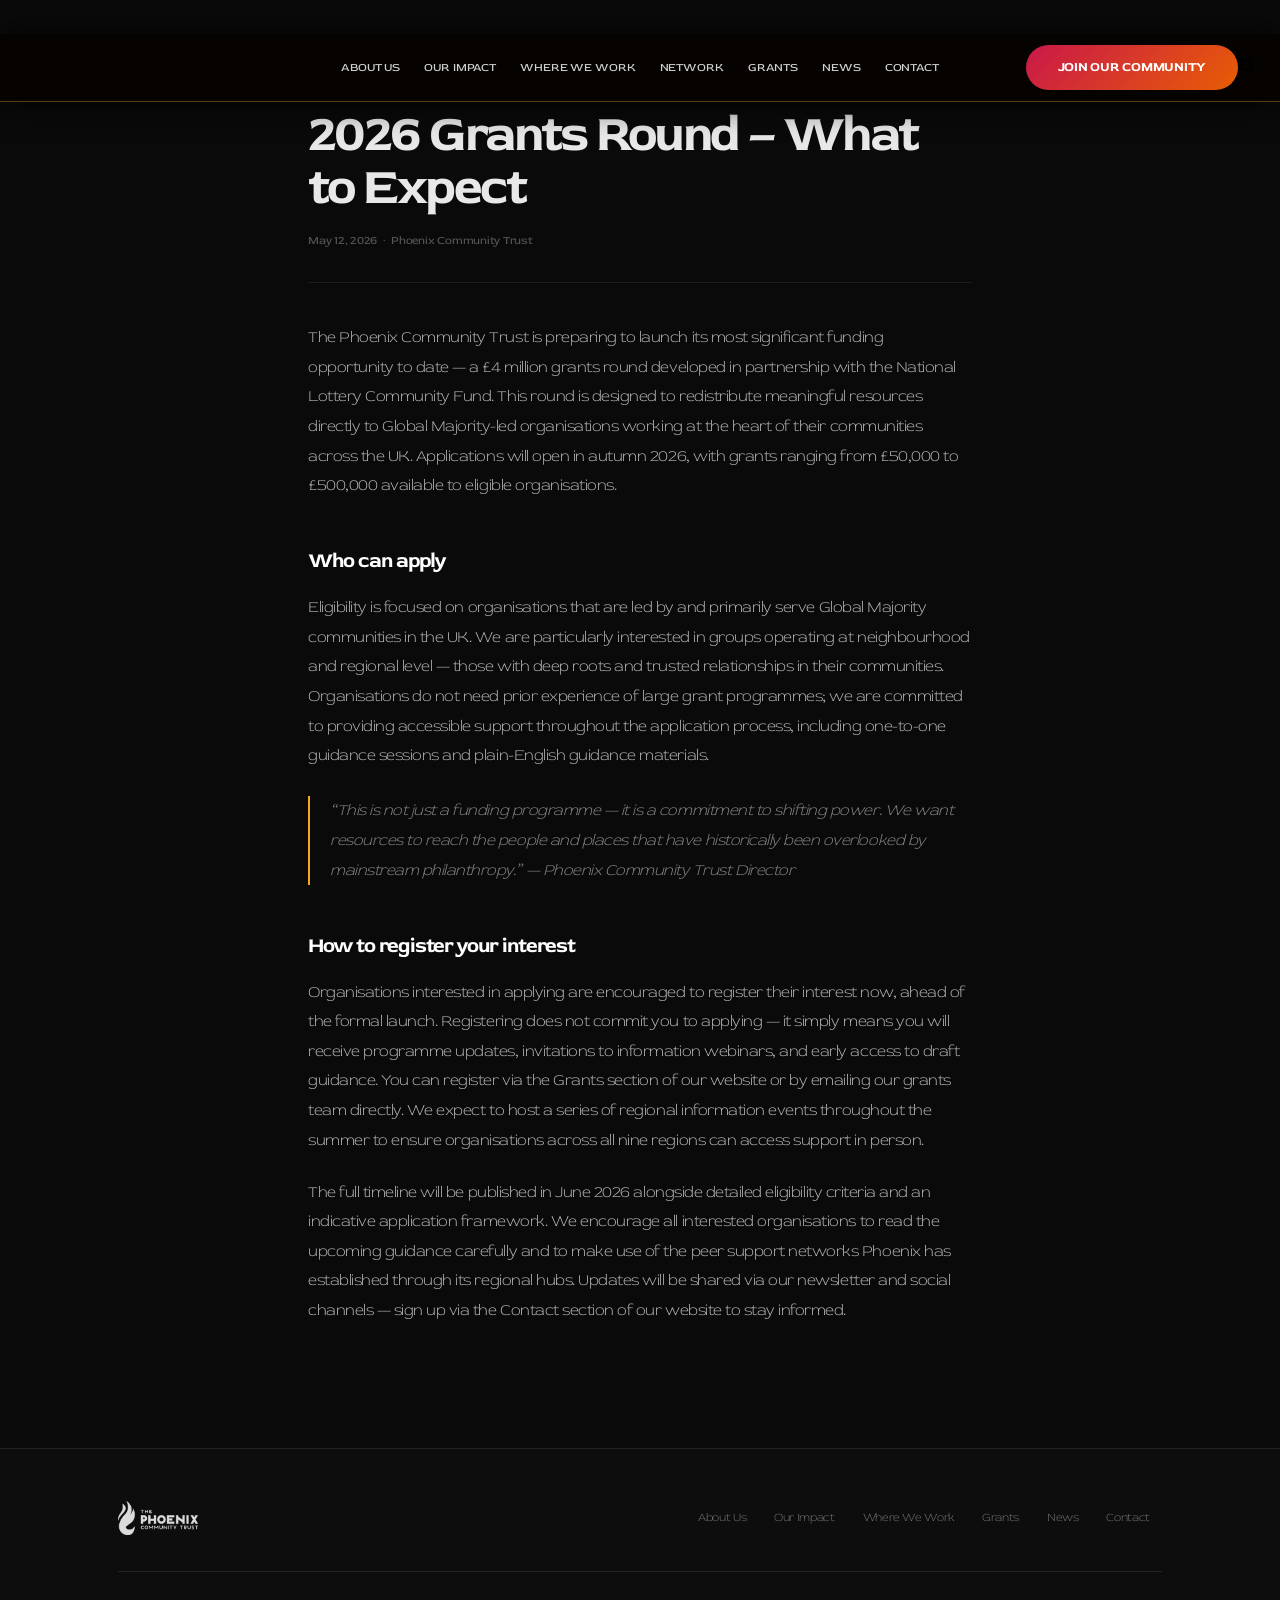
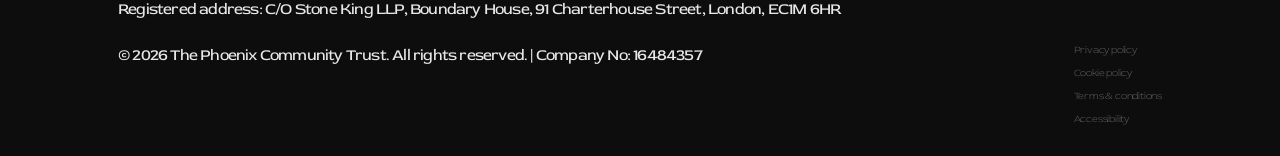
<file: news/grants-round.html>
<!DOCTYPE html>
<html lang="en">
<head>
  <meta charset="UTF-8" />
  <meta name="viewport" content="width=device-width, initial-scale=1.0" />
  <title>2026 Grants Round – What to Expect | The Phoenix Community Trust</title>
  <link rel="stylesheet" href="../styles.css" />
  <link rel="preconnect" href="https://fonts.googleapis.com" />
  <link rel="preconnect" href="https://fonts.gstatic.com" crossorigin />
  <link href="https://fonts.googleapis.com/css2?family=Red+Rose:wght@300;400;700&amp;display=swap" rel="stylesheet" />
  <style>
    .article-back { display:inline-flex; align-items:center; gap:8px; font-size:0.75rem; font-weight:400; letter-spacing:-0.02em; color:rgba(255,255,255,0.4); padding:10px 0; transition:color 0.2s; }
    .article-back:hover { color:#F5A623; }
    .news-article { max-width:720px; margin:0 auto; padding:40px 28px 100px; }
    .article-eyebrow { font-size:0.6rem; font-weight:700; letter-spacing:0.12em; text-transform:uppercase; color:#F5A623; margin-bottom:12px; display:block; }
    .article-h1 { font-size:clamp(2rem,4vw,3.2rem); font-weight:700; letter-spacing:-0.05em; line-height:1.05; margin-bottom:16px; }
    .article-meta { font-size:0.72rem; color:rgba(255,255,255,0.3); letter-spacing:-0.02em; margin-bottom:40px; padding-bottom:32px; border-bottom:1px solid rgba(255,255,255,0.08); }
    .article-body { font-size:1rem; font-weight:300; letter-spacing:-0.03em; color:rgba(255,255,255,0.7); line-height:1.85; }
    .article-body p { margin-bottom:1.4em; }
    .article-body h2 { font-size:1.3rem; font-weight:700; letter-spacing:-0.05em; color:#fff; margin:2em 0 0.6em; }
    .article-body blockquote { border-left:2px solid #F5A623; padding-left:20px; margin:1.6em 0; color:rgba(255,255,255,0.5); font-style:italic; }
  </style>
</head>
<body>
  <header class="site-header" id="site-header">
    <a href="../index.html#about" class="btn-join">Join our community</a>
    <nav class="header-nav" id="main-nav" aria-label="Primary navigation">
      <a href="../index.html#about" class="nav-link">About Us</a>
      <a href="../index.html#impact" class="nav-link">Our Impact</a>
      <a href="../index.html#where-we-work" class="nav-link">Where We Work</a>
      <a href="../index.html#network" class="nav-link">Network</a>
      <a href="../index.html#grants" class="nav-link">Grants</a>
      <a href="../index.html#news" class="nav-link">News</a>
      <a href="../index.html#contact" class="nav-link">Contact</a>
    </nav>
    <div class="header-right">
      <button class="icon-btn" id="search-btn" aria-label="Search">
        <svg width="18" height="18" viewBox="0 0 18 18" fill="none">
          <circle cx="7.5" cy="7.5" r="5.5" stroke="currentColor" stroke-width="1.8"/>
          <path d="M12 12l4 4" stroke="currentColor" stroke-width="1.8" stroke-linecap="round"/>
        </svg>
      </button>
      <button class="hamburger" id="hamburger" aria-label="Open menu">
        <span></span><span></span><span></span>
      </button>
    </div>
  </header>
  <div class="mobile-nav" id="mobile-nav">
    <button class="mobile-close" id="mobile-close" aria-label="Close menu">&times;</button>
    <a href="../index.html#about" class="mobile-link">About Us</a>
    <a href="../index.html#impact" class="mobile-link">Our Impact</a>
    <a href="../index.html#where-we-work" class="mobile-link">Where We Work</a>
    <a href="../index.html#network" class="mobile-link">Network</a>
    <a href="../index.html#grants" class="mobile-link">Grants</a>
    <a href="../index.html#news" class="mobile-link">News</a>
    <a href="../index.html#contact" class="mobile-link">Contact</a>
    <a href="../index.html#about" class="btn-join" style="margin-top:24px;text-align:center;">Join our community</a>
  </div>
  <div class="nav-overlay" id="nav-overlay"></div>
  <main>
    <article class="news-article">
      <a href="../index.html#news" class="article-back">← Back to News</a>
      <span class="article-eyebrow">Grants</span>
      <h1 class="article-h1">2026 Grants Round – What to Expect</h1>
      <p class="article-meta">May 12, 2026 &nbsp;&middot;&nbsp; Phoenix Community Trust</p>
      <div class="article-body">
        <p>The Phoenix Community Trust is preparing to launch its most significant funding opportunity to date — a £4 million grants round developed in partnership with the National Lottery Community Fund. This round is designed to redistribute meaningful resources directly to Global Majority-led organisations working at the heart of their communities across the UK. Applications will open in autumn 2026, with grants ranging from £50,000 to £500,000 available to eligible organisations.</p>
        <h2>Who can apply</h2>
        <p>Eligibility is focused on organisations that are led by and primarily serve Global Majority communities in the UK. We are particularly interested in groups operating at neighbourhood and regional level — those with deep roots and trusted relationships in their communities. Organisations do not need prior experience of large grant programmes; we are committed to providing accessible support throughout the application process, including one-to-one guidance sessions and plain-English guidance materials.</p>
        <blockquote>“This is not just a funding programme — it is a commitment to shifting power. We want resources to reach the people and places that have historically been overlooked by mainstream philanthropy.” — Phoenix Community Trust Director</blockquote>
        <h2>How to register your interest</h2>
        <p>Organisations interested in applying are encouraged to register their interest now, ahead of the formal launch. Registering does not commit you to applying — it simply means you will receive programme updates, invitations to information webinars, and early access to draft guidance. You can register via the Grants section of our website or by emailing our grants team directly. We expect to host a series of regional information events throughout the summer to ensure organisations across all nine regions can access support in person.</p>
        <p>The full timeline will be published in June 2026 alongside detailed eligibility criteria and an indicative application framework. We encourage all interested organisations to read the upcoming guidance carefully and to make use of the peer support networks Phoenix has established through its regional hubs. Updates will be shared via our newsletter and social channels — sign up via the Contact section of our website to stay informed.</p>
      </div>
    </article>
  </main>
  <footer class="site-footer">
    <div class="container">
      <div class="footer-inner">
        <img src="../assets/images/logo-full.png" alt="The Phoenix Community Trust" class="footer-logo" />
        <div class="footer-links">
          <a href="../index.html#about">About Us</a>
          <a href="../index.html#impact">Our Impact</a>
          <a href="../index.html#where-we-work">Where We Work</a>
          <a href="../index.html#grants">Grants</a>
          <a href="../index.html#news">News</a>
          <a href="../index.html#contact">Contact</a>
        </div>
      </div>
      <div class="footer-bottom">
        <p>Registered address: C/O Stone King LLP, Boundary House, 91 Charterhouse Street, London, EC1M 6HR</p>
        <p>&copy; 2026 The Phoenix Community Trust. All rights reserved. | Company No: 16484357</p>
        <div class="footer-legal">
          <a href="#">Privacy policy</a>
          <a href="#">Cookie policy</a>
          <a href="#">Terms &amp; conditions</a>
          <a href="#">Accessibility</a>
        </div>
      </div>
    </div>
  </footer>
  <script src="../script.js"></script>
</body>
</html>
</file>
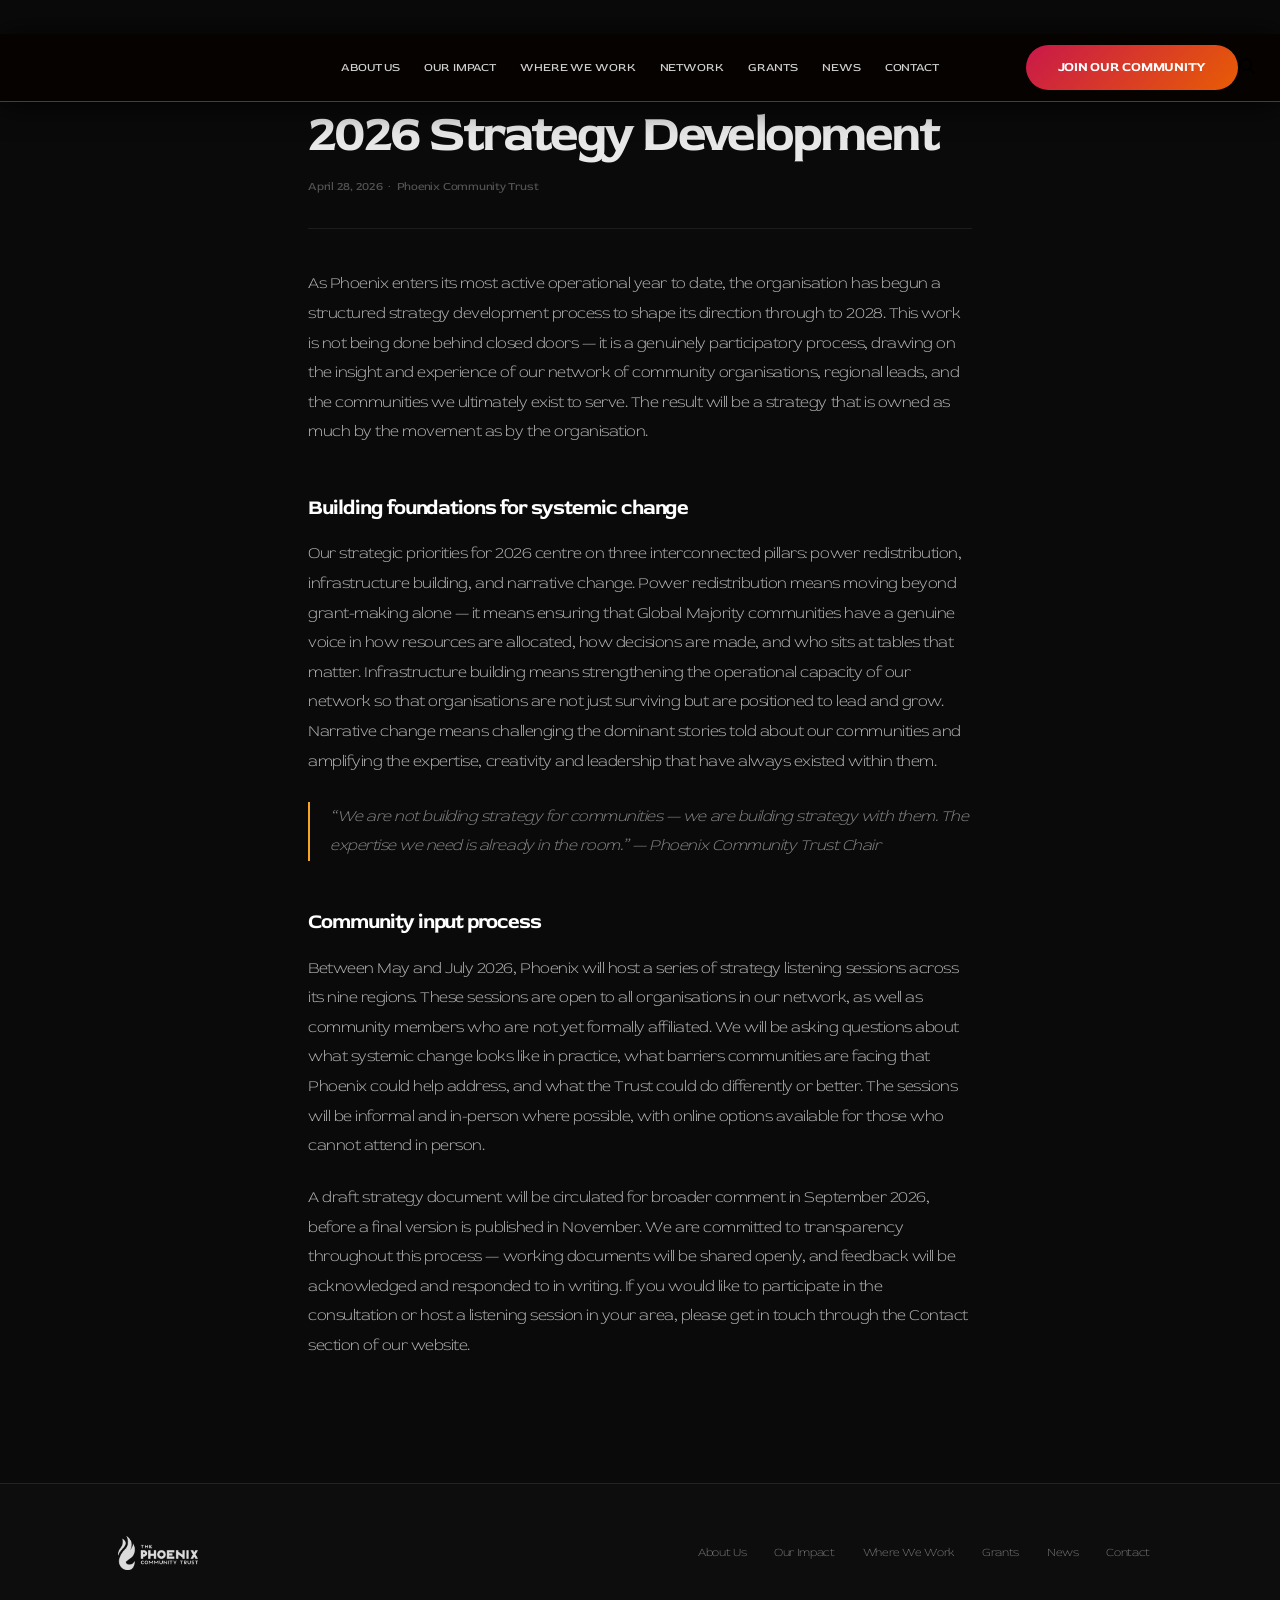
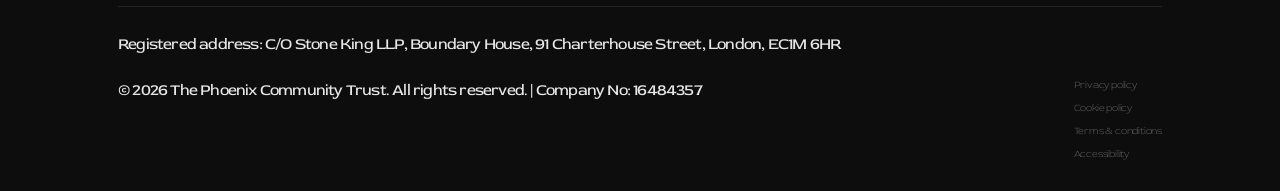
<file: news/strategy.html>
<!DOCTYPE html>
<html lang="en">
<head>
  <meta charset="UTF-8" />
  <meta name="viewport" content="width=device-width, initial-scale=1.0" />
  <title>2026 Strategy Development | The Phoenix Community Trust</title>
  <link rel="stylesheet" href="../styles.css" />
  <link rel="preconnect" href="https://fonts.googleapis.com" />
  <link rel="preconnect" href="https://fonts.gstatic.com" crossorigin />
  <link href="https://fonts.googleapis.com/css2?family=Red+Rose:wght@300;400;700&amp;display=swap" rel="stylesheet" />
  <style>
    .article-back { display:inline-flex; align-items:center; gap:8px; font-size:0.75rem; font-weight:400; letter-spacing:-0.02em; color:rgba(255,255,255,0.4); padding:10px 0; transition:color 0.2s; }
    .article-back:hover { color:#F5A623; }
    .news-article { max-width:720px; margin:0 auto; padding:40px 28px 100px; }
    .article-eyebrow { font-size:0.6rem; font-weight:700; letter-spacing:0.12em; text-transform:uppercase; color:#F5A623; margin-bottom:12px; display:block; }
    .article-h1 { font-size:clamp(2rem,4vw,3.2rem); font-weight:700; letter-spacing:-0.05em; line-height:1.05; margin-bottom:16px; }
    .article-meta { font-size:0.72rem; color:rgba(255,255,255,0.3); letter-spacing:-0.02em; margin-bottom:40px; padding-bottom:32px; border-bottom:1px solid rgba(255,255,255,0.08); }
    .article-body { font-size:1rem; font-weight:300; letter-spacing:-0.03em; color:rgba(255,255,255,0.7); line-height:1.85; }
    .article-body p { margin-bottom:1.4em; }
    .article-body h2 { font-size:1.3rem; font-weight:700; letter-spacing:-0.05em; color:#fff; margin:2em 0 0.6em; }
    .article-body blockquote { border-left:2px solid #F5A623; padding-left:20px; margin:1.6em 0; color:rgba(255,255,255,0.5); font-style:italic; }
  </style>
</head>
<body>
  <header class="site-header" id="site-header">
    <a href="../index.html#about" class="btn-join">Join our community</a>
    <nav class="header-nav" id="main-nav" aria-label="Primary navigation">
      <a href="../index.html#about" class="nav-link">About Us</a>
      <a href="../index.html#impact" class="nav-link">Our Impact</a>
      <a href="../index.html#where-we-work" class="nav-link">Where We Work</a>
      <a href="../index.html#network" class="nav-link">Network</a>
      <a href="../index.html#grants" class="nav-link">Grants</a>
      <a href="../index.html#news" class="nav-link">News</a>
      <a href="../index.html#contact" class="nav-link">Contact</a>
    </nav>
    <div class="header-right">
      <button class="icon-btn" id="search-btn" aria-label="Search">
        <svg width="18" height="18" viewBox="0 0 18 18" fill="none">
          <circle cx="7.5" cy="7.5" r="5.5" stroke="currentColor" stroke-width="1.8"/>
          <path d="M12 12l4 4" stroke="currentColor" stroke-width="1.8" stroke-linecap="round"/>
        </svg>
      </button>
      <button class="hamburger" id="hamburger" aria-label="Open menu">
        <span></span><span></span><span></span>
      </button>
    </div>
  </header>
  <div class="mobile-nav" id="mobile-nav">
    <button class="mobile-close" id="mobile-close" aria-label="Close menu">&times;</button>
    <a href="../index.html#about" class="mobile-link">About Us</a>
    <a href="../index.html#impact" class="mobile-link">Our Impact</a>
    <a href="../index.html#where-we-work" class="mobile-link">Where We Work</a>
    <a href="../index.html#network" class="mobile-link">Network</a>
    <a href="../index.html#grants" class="mobile-link">Grants</a>
    <a href="../index.html#news" class="mobile-link">News</a>
    <a href="../index.html#contact" class="mobile-link">Contact</a>
    <a href="../index.html#about" class="btn-join" style="margin-top:24px;text-align:center;">Join our community</a>
  </div>
  <div class="nav-overlay" id="nav-overlay"></div>
  <main>
    <article class="news-article">
      <a href="../index.html#news" class="article-back">← Back to News</a>
      <span class="article-eyebrow">Announcements</span>
      <h1 class="article-h1">2026 Strategy Development</h1>
      <p class="article-meta">April 28, 2026 &nbsp;&middot;&nbsp; Phoenix Community Trust</p>
      <div class="article-body">
        <p>As Phoenix enters its most active operational year to date, the organisation has begun a structured strategy development process to shape its direction through to 2028. This work is not being done behind closed doors — it is a genuinely participatory process, drawing on the insight and experience of our network of community organisations, regional leads, and the communities we ultimately exist to serve. The result will be a strategy that is owned as much by the movement as by the organisation.</p>
        <h2>Building foundations for systemic change</h2>
        <p>Our strategic priorities for 2026 centre on three interconnected pillars: power redistribution, infrastructure building, and narrative change. Power redistribution means moving beyond grant-making alone — it means ensuring that Global Majority communities have a genuine voice in how resources are allocated, how decisions are made, and who sits at tables that matter. Infrastructure building means strengthening the operational capacity of our network so that organisations are not just surviving but are positioned to lead and grow. Narrative change means challenging the dominant stories told about our communities and amplifying the expertise, creativity and leadership that have always existed within them.</p>
        <blockquote>“We are not building strategy for communities — we are building strategy with them. The expertise we need is already in the room.” — Phoenix Community Trust Chair</blockquote>
        <h2>Community input process</h2>
        <p>Between May and July 2026, Phoenix will host a series of strategy listening sessions across its nine regions. These sessions are open to all organisations in our network, as well as community members who are not yet formally affiliated. We will be asking questions about what systemic change looks like in practice, what barriers communities are facing that Phoenix could help address, and what the Trust could do differently or better. The sessions will be informal and in-person where possible, with online options available for those who cannot attend in person.</p>
        <p>A draft strategy document will be circulated for broader comment in September 2026, before a final version is published in November. We are committed to transparency throughout this process — working documents will be shared openly, and feedback will be acknowledged and responded to in writing. If you would like to participate in the consultation or host a listening session in your area, please get in touch through the Contact section of our website.</p>
      </div>
    </article>
  </main>
  <footer class="site-footer">
    <div class="container">
      <div class="footer-inner">
        <img src="../assets/images/logo-full.png" alt="The Phoenix Community Trust" class="footer-logo" />
        <div class="footer-links">
          <a href="../index.html#about">About Us</a>
          <a href="../index.html#impact">Our Impact</a>
          <a href="../index.html#where-we-work">Where We Work</a>
          <a href="../index.html#grants">Grants</a>
          <a href="../index.html#news">News</a>
          <a href="../index.html#contact">Contact</a>
        </div>
      </div>
      <div class="footer-bottom">
        <p>Registered address: C/O Stone King LLP, Boundary House, 91 Charterhouse Street, London, EC1M 6HR</p>
        <p>&copy; 2026 The Phoenix Community Trust. All rights reserved. | Company No: 16484357</p>
        <div class="footer-legal">
          <a href="#">Privacy policy</a>
          <a href="#">Cookie policy</a>
          <a href="#">Terms &amp; conditions</a>
          <a href="#">Accessibility</a>
        </div>
      </div>
    </div>
  </footer>
  <script src="../script.js"></script>
</body>
</html>
</file>
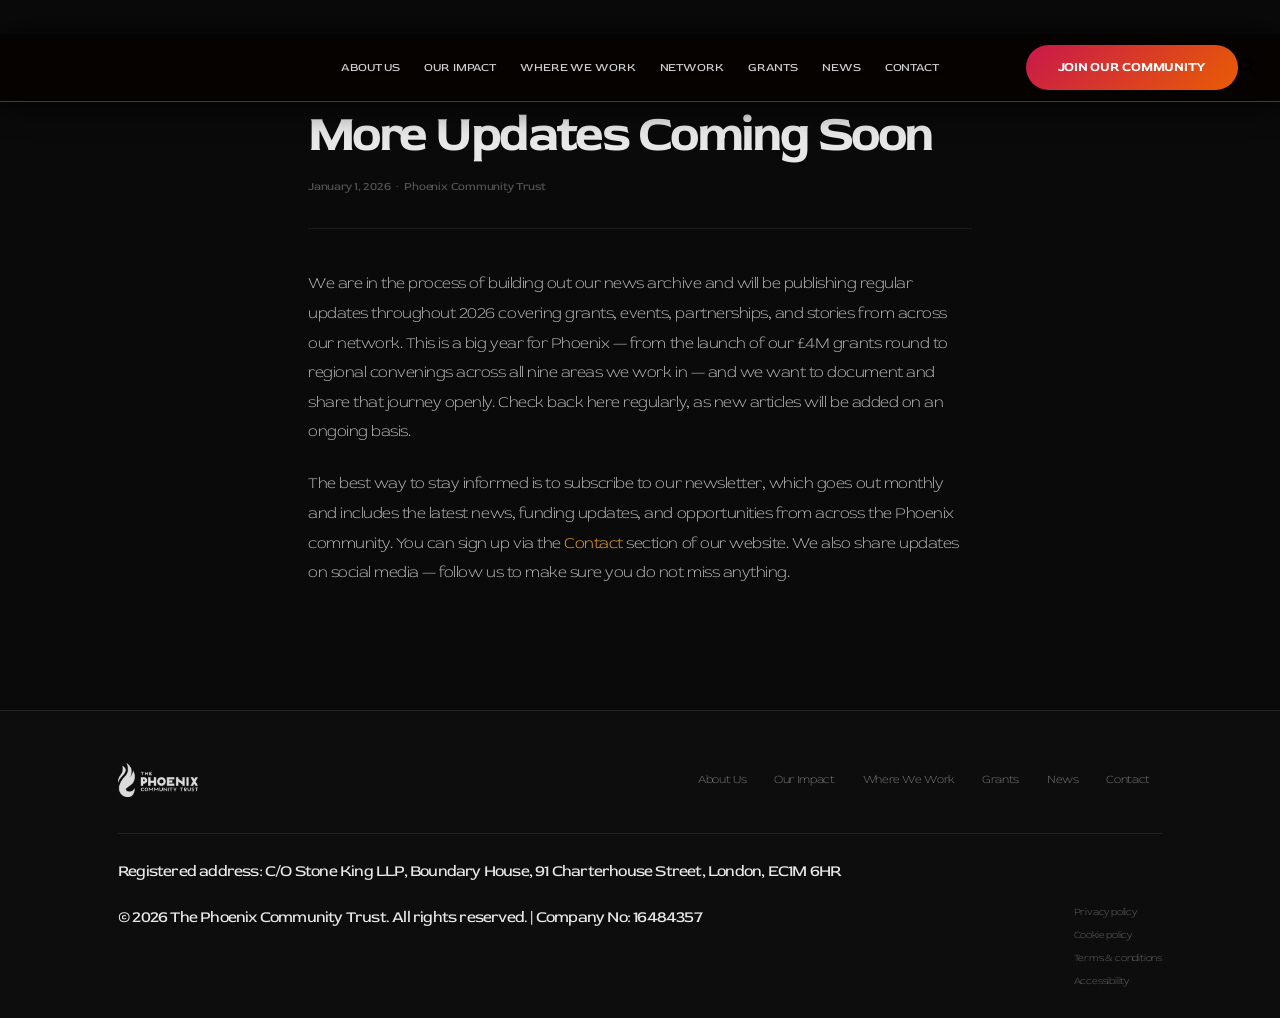
<file: news/updates.html>
<!DOCTYPE html>
<html lang="en">
<head>
  <meta charset="UTF-8" />
  <meta name="viewport" content="width=device-width, initial-scale=1.0" />
  <title>More Updates Coming Soon | The Phoenix Community Trust</title>
  <link rel="stylesheet" href="../styles.css" />
  <link rel="preconnect" href="https://fonts.googleapis.com" />
  <link rel="preconnect" href="https://fonts.gstatic.com" crossorigin />
  <link href="https://fonts.googleapis.com/css2?family=Red+Rose:wght@300;400;700&amp;display=swap" rel="stylesheet" />
  <style>
    .article-back { display:inline-flex; align-items:center; gap:8px; font-size:0.75rem; font-weight:400; letter-spacing:-0.02em; color:rgba(255,255,255,0.4); padding:10px 0; transition:color 0.2s; }
    .article-back:hover { color:#F5A623; }
    .news-article { max-width:720px; margin:0 auto; padding:40px 28px 100px; }
    .article-eyebrow { font-size:0.6rem; font-weight:700; letter-spacing:0.12em; text-transform:uppercase; color:#F5A623; margin-bottom:12px; display:block; }
    .article-h1 { font-size:clamp(2rem,4vw,3.2rem); font-weight:700; letter-spacing:-0.05em; line-height:1.05; margin-bottom:16px; }
    .article-meta { font-size:0.72rem; color:rgba(255,255,255,0.3); letter-spacing:-0.02em; margin-bottom:40px; padding-bottom:32px; border-bottom:1px solid rgba(255,255,255,0.08); }
    .article-body { font-size:1rem; font-weight:300; letter-spacing:-0.03em; color:rgba(255,255,255,0.7); line-height:1.85; }
    .article-body p { margin-bottom:1.4em; }
    .article-body h2 { font-size:1.3rem; font-weight:700; letter-spacing:-0.05em; color:#fff; margin:2em 0 0.6em; }
    .article-body blockquote { border-left:2px solid #F5A623; padding-left:20px; margin:1.6em 0; color:rgba(255,255,255,0.5); font-style:italic; }
  </style>
</head>
<body>
  <header class="site-header" id="site-header">
    <a href="../index.html#about" class="btn-join">Join our community</a>
    <nav class="header-nav" id="main-nav" aria-label="Primary navigation">
      <a href="../index.html#about" class="nav-link">About Us</a>
      <a href="../index.html#impact" class="nav-link">Our Impact</a>
      <a href="../index.html#where-we-work" class="nav-link">Where We Work</a>
      <a href="../index.html#network" class="nav-link">Network</a>
      <a href="../index.html#grants" class="nav-link">Grants</a>
      <a href="../index.html#news" class="nav-link">News</a>
      <a href="../index.html#contact" class="nav-link">Contact</a>
    </nav>
    <div class="header-right">
      <button class="icon-btn" id="search-btn" aria-label="Search">
        <svg width="18" height="18" viewBox="0 0 18 18" fill="none">
          <circle cx="7.5" cy="7.5" r="5.5" stroke="currentColor" stroke-width="1.8"/>
          <path d="M12 12l4 4" stroke="currentColor" stroke-width="1.8" stroke-linecap="round"/>
        </svg>
      </button>
      <button class="hamburger" id="hamburger" aria-label="Open menu">
        <span></span><span></span><span></span>
      </button>
    </div>
  </header>
  <div class="mobile-nav" id="mobile-nav">
    <button class="mobile-close" id="mobile-close" aria-label="Close menu">&times;</button>
    <a href="../index.html#about" class="mobile-link">About Us</a>
    <a href="../index.html#impact" class="mobile-link">Our Impact</a>
    <a href="../index.html#where-we-work" class="mobile-link">Where We Work</a>
    <a href="../index.html#network" class="mobile-link">Network</a>
    <a href="../index.html#grants" class="mobile-link">Grants</a>
    <a href="../index.html#news" class="mobile-link">News</a>
    <a href="../index.html#contact" class="mobile-link">Contact</a>
    <a href="../index.html#about" class="btn-join" style="margin-top:24px;text-align:center;">Join our community</a>
  </div>
  <div class="nav-overlay" id="nav-overlay"></div>
  <main>
    <article class="news-article">
      <a href="../index.html#news" class="article-back">← Back to News</a>
      <span class="article-eyebrow">Announcements</span>
      <h1 class="article-h1">More Updates Coming Soon</h1>
      <p class="article-meta">January 1, 2026 &nbsp;&middot;&nbsp; Phoenix Community Trust</p>
      <div class="article-body">
        <p>We are in the process of building out our news archive and will be publishing regular updates throughout 2026 covering grants, events, partnerships, and stories from across our network. This is a big year for Phoenix — from the launch of our £4M grants round to regional convenings across all nine areas we work in — and we want to document and share that journey openly. Check back here regularly, as new articles will be added on an ongoing basis.</p>
        <p>The best way to stay informed is to subscribe to our newsletter, which goes out monthly and includes the latest news, funding updates, and opportunities from across the Phoenix community. You can sign up via the <a href="../index.html#contact" style="color:#F5A623;text-decoration:none;">Contact</a> section of our website. We also share updates on social media — follow us to make sure you do not miss anything.</p>
      </div>
    </article>
  </main>
  <footer class="site-footer">
    <div class="container">
      <div class="footer-inner">
        <img src="../assets/images/logo-full.png" alt="The Phoenix Community Trust" class="footer-logo" />
        <div class="footer-links">
          <a href="../index.html#about">About Us</a>
          <a href="../index.html#impact">Our Impact</a>
          <a href="../index.html#where-we-work">Where We Work</a>
          <a href="../index.html#grants">Grants</a>
          <a href="../index.html#news">News</a>
          <a href="../index.html#contact">Contact</a>
        </div>
      </div>
      <div class="footer-bottom">
        <p>Registered address: C/O Stone King LLP, Boundary House, 91 Charterhouse Street, London, EC1M 6HR</p>
        <p>&copy; 2026 The Phoenix Community Trust. All rights reserved. | Company No: 16484357</p>
        <div class="footer-legal">
          <a href="#">Privacy policy</a>
          <a href="#">Cookie policy</a>
          <a href="#">Terms &amp; conditions</a>
          <a href="#">Accessibility</a>
        </div>
      </div>
    </div>
  </footer>
  <script src="../script.js"></script>
</body>
</html>
</file>
<file: styles.css>
/* ============================================================
   PHOENIX COMMUNITY TRUST — styles.css
   Font: Red Rose 300/400/700 | WCAG 2.2 AA | Dark theme
   ============================================================ */

@import url('https://fonts.googleapis.com/css2?family=Red+Rose:wght@300;400;700&display=swap');

/* ---- TOKENS ---- */
:root {
  --bg:        #0a0a0a;
  --card:      #111111;
  --card2:     #181818;
  --border:    rgba(255,255,255,0.09);
  --text:      #e8e8e8;
  --muted:     rgba(255,255,255,0.48); /* AA-safe on #111 */
  --orange:    #F5A623;
  --red:       #E85D04;
  --pink:      #C9184A;
  --grad:      linear-gradient(135deg, #F5A623 0%, #E85D04 50%, #C9184A 100%);
  --h:         68px;
  --topbar:    34px;
  --r:         14px;
  --ease:      cubic-bezier(0.16, 1, 0.3, 1);
}

/* ---- RESET ---- */
*, *::before, *::after { box-sizing: border-box; margin: 0; padding: 0; }
html  { scroll-behavior: smooth; }
body  {
  font-family: 'Red Rose', system-ui, sans-serif;
  font-weight: 400;
  letter-spacing: -0.05em;
  background: var(--bg);
  color: var(--text);
  line-height: 1.65;
  overflow-x: hidden;
}
a     { color: inherit; text-decoration: none; }
img   { max-width: 100%; display: block; }
button{ cursor: pointer; font-family: inherit; border: none; background: none; }

/* Scrollbar */
::-webkit-scrollbar       { width: 5px; }
::-webkit-scrollbar-track { background: var(--bg); }
::-webkit-scrollbar-thumb { background: var(--red); border-radius: 3px; }

/* ============================================================
   ACCESSIBILITY
   ============================================================ */

/* Screen-reader only */
.sr-only {
  position: absolute; width: 1px; height: 1px;
  padding: 0; margin: -1px; overflow: hidden;
  clip: rect(0,0,0,0); white-space: nowrap; border: 0;
}

/* Skip link */
.skip-link {
  position: fixed; top: -100%; left: 16px; z-index: 9999;
  background: var(--orange); color: #000;
  font-size: 0.8rem; font-weight: 700; letter-spacing: -0.02em;
  padding: 10px 18px; border-radius: 0 0 10px 10px;
  transition: top 0.2s;
}
.skip-link:focus { top: 0; }

/* Section jump nav — visible only on keyboard focus */
.section-jumps {
  position: fixed; top: -100%; left: 0; right: 0;
  z-index: 9998;
  background: rgba(10,10,10,0.97);
  border-bottom: 1px solid var(--border);
  backdrop-filter: blur(20px);
  display: flex; align-items: center; justify-content: center;
  gap: 4px; padding: 10px 16px;
  transition: top 0.22s ease;
}
.section-jumps:focus-within { top: calc(var(--topbar) + var(--h)); }
.sj-link {
  padding: 6px 14px; border-radius: 8px;
  font-size: 0.7rem; font-weight: 700;
  letter-spacing: -0.01em; text-transform: uppercase;
  color: rgba(255,255,255,0.55);
  transition: color 0.15s, background 0.15s;
  white-space: nowrap;
}
.sj-link:hover,
.sj-link:focus { color: var(--orange); background: rgba(245,166,35,0.1); outline: none; }

/* Focus ring — all interactive elements */
:focus-visible {
  outline: 2px solid var(--orange);
  outline-offset: 3px;
  border-radius: 4px;
}
/* Reset browser default outline when using focus-visible */
:focus:not(:focus-visible) { outline: none; }

/* Reduced motion */
@media (prefers-reduced-motion: reduce) {
  *, *::before, *::after {
    animation-duration:   0.01ms !important;
    animation-iteration-count: 1 !important;
    transition-duration:  0.01ms !important;
  }
  .reveal-up { transform: none !important; }
  html { scroll-behavior: auto; }
}

/* ============================================================
   UTILITIES
   ============================================================ */
.gradient-text {
  background: var(--grad);
  -webkit-background-clip: text;
  -webkit-text-fill-color: transparent;
  background-clip: text;
}

/* Scroll reveal */
.reveal-up {
  opacity: 0;
  transform: translateY(36px);
  transition:
    opacity   0.9s var(--ease) var(--delay, 0s),
    transform 0.9s var(--ease) var(--delay, 0s);
}
.reveal-up.visible { opacity: 1; transform: translateY(0); }

/* ============================================================
   TOP BAR (social icons + email)
   ============================================================ */
.topbar {
  position: fixed; top: 0; left: 0; right: 0;
  z-index: 1001;
  height: var(--topbar);
  background: rgba(3,1,0,1);
  border-bottom: 1px solid rgba(245,166,35,0.14);
  display: flex; align-items: center;
}
.topbar-inner {
  width: 100%; max-width: 1200px;
  margin: 0 auto; padding: 0 24px;
  display: flex; align-items: center; justify-content: space-between;
}
.topbar-socials { display: flex; align-items: center; gap: 14px; }
.tb-social {
  display: flex; align-items: center;
  color: rgba(255,255,255,0.42);
  transition: color 0.2s;
}
.tb-social:hover { color: var(--orange); }
.tb-email {
  font-size: 0.64rem; letter-spacing: -0.01em; font-weight: 300;
  color: rgba(255,255,255,0.42);
  transition: color 0.2s;
}
.tb-email:hover { color: var(--orange); }

/* ============================================================
   HEADER
   ============================================================ */
.site-header {
  position: fixed; top: var(--topbar); left: 0; right: 0;
  z-index: 1000;
  height: var(--h);
  display: flex; align-items: center; justify-content: flex-end;
  padding: 0 24px;
  background: rgba(6,3,1,0.98);
  backdrop-filter: blur(20px) saturate(160%);
  border-bottom: 1px solid rgba(245,166,35,0.35);
  box-shadow: 0 2px 32px rgba(0,0,0,0.85);
  transition: background 0.4s ease, border-color 0.4s ease;
}
.site-header.scrolled {
  background: rgba(5,2,0,1);
  border-bottom-color: rgba(245,166,35,0.45);
}

/* Center nav */
.header-nav {
  display: flex; align-items: center; gap: 2px;
  position: absolute; left: 50%; transform: translateX(-50%);
}
.nav-link {
  font-size: 0.72rem; font-weight: 400;
  letter-spacing: -0.01em; text-transform: uppercase;
  color: rgba(255,255,255,0.82);
  padding: 6px 11px; border-radius: 8px;
  transition: color 0.2s, background 0.2s;
  white-space: nowrap;
}
.nav-link:hover       { color: #fff; background: rgba(255,255,255,0.07); }
.nav-link.active      { color: var(--orange); background: rgba(245,166,35,0.09); }

/* Header right group */
.header-right { display: flex; align-items: center; gap: 10px; flex-shrink: 0; }

/* ---- Search toggle button ---- */
.h-search-btn {
  width: 36px; height: 36px; border-radius: 10px;
  border: 1px solid var(--border);
  color: rgba(255,255,255,0.5);
  display: flex; align-items: center; justify-content: center;
  flex-shrink: 0;
  transition: color 0.2s, background 0.2s, border-color 0.2s;
}
.h-search-btn:hover,
.h-search-btn[aria-expanded="true"] {
  color: var(--orange);
  background: rgba(245,166,35,0.09);
  border-color: rgba(245,166,35,0.25);
}

/* Search bar drop (slides in below header) */
.search-bar-drop {
  position: fixed;
  top: calc(var(--topbar) + var(--h)); left: 0; right: 0;
  z-index: 999;
  background: rgba(10,10,10,0.97);
  border-bottom: 1px solid var(--border);
  backdrop-filter: blur(24px) saturate(160%);
  transform: translateY(-110%);
  transition: transform 0.38s var(--ease);
  pointer-events: none;
}
.search-bar-drop.open {
  transform: translateY(0);
  pointer-events: all;
}
.search-bar-inner {
  position: relative;
  display: flex; align-items: center;
  max-width: 640px; margin: 0 auto;
  padding: 14px 28px; gap: 10px;
}
.h-search-icon { color: rgba(255,255,255,0.35); flex-shrink: 0; }
.h-search-input {
  flex: 1; background: transparent; border: none;
  color: var(--text);
  font-family: 'Red Rose', sans-serif;
  font-size: 0.88rem; font-weight: 300;
  letter-spacing: -0.03em;
  padding: 6px 0; outline: none;
}
.h-search-input::placeholder { color: rgba(255,255,255,0.25); }
.h-search-input::-webkit-search-cancel-button { display: none; }

/* Search dropdown */
.h-search-dropdown {
  position: absolute;
  top: calc(100% - 4px); left: 28px; right: 28px;
  background: #1a1a1a;
  border: 1px solid var(--border);
  border-radius: 12px;
  overflow: hidden;
  z-index: 600;
  box-shadow: 0 12px 40px rgba(0,0,0,0.6);
}
.h-search-dropdown:not([hidden]) { display: block; }

.sdr-item {
  display: flex; align-items: center; gap: 12px;
  width: 100%; padding: 12px 16px;
  border: none; background: none;
  text-align: left; cursor: pointer;
  font-family: 'Red Rose', sans-serif;
  border-bottom: 1px solid var(--border);
  transition: background 0.15s;
}
.sdr-item:last-child { border-bottom: none; }
.sdr-item:hover { background: rgba(245,166,35,0.07); }
.sdr-section {
  font-size: 0.6rem; font-weight: 700;
  letter-spacing: 0.08em; text-transform: uppercase;
  color: var(--orange); min-width: 80px;
}
.sdr-text { font-size: 0.82rem; font-weight: 300; color: rgba(255,255,255,0.75); }
.sdr-empty { padding: 14px 16px; font-size: 0.8rem; color: var(--muted); }


/* Hamburger */
.hamburger {
  width: 38px; height: 38px; border-radius: 10px;
  border: 1px solid var(--border);
  display: none; flex-direction: column;
  align-items: center; justify-content: center; gap: 5px;
  transition: background 0.2s;
}
.hamburger:hover { background: rgba(255,255,255,0.07); }
.hamburger span  { display: block; width: 18px; height: 1.5px; background: #fff; border-radius: 2px; }

/* ---- Mobile nav ---- */
.mobile-nav {
  position: fixed; top: 0; right: 0;
  width: min(300px, 82vw); height: 100dvh;
  z-index: 2000;
  background: #111;
  border-left: 1px solid var(--border);
  padding: 72px 24px 32px;
  display: flex; flex-direction: column; gap: 2px;
  transform: translateX(110%);
  transition: transform 0.4s var(--ease);
  overflow-y: auto;
}
.mobile-nav.open { transform: translateX(0); }

.mobile-close {
  position: absolute; top: 18px; right: 18px;
  font-size: 1.5rem; color: rgba(255,255,255,0.55);
  width: 38px; height: 38px; border-radius: 10px;
  display: flex; align-items: center; justify-content: center;
  transition: background 0.2s;
}
.mobile-close:hover { background: rgba(255,255,255,0.08); color: #fff; }

.mobile-link {
  font-size: 1rem; font-weight: 400; letter-spacing: -0.04em;
  color: rgba(255,255,255,0.65);
  padding: 11px 0; border-bottom: 1px solid var(--border);
  transition: color 0.2s;
}
.mobile-link:hover { color: var(--orange); }

.mobile-nav-socials {
  display: flex; gap: 10px; flex-wrap: wrap;
  margin-top: auto; padding-top: 24px;
}
.mob-social {
  width: 38px; height: 38px; border-radius: 10px;
  border: 1px solid var(--border);
  color: rgba(255,255,255,0.45);
  display: flex; align-items: center; justify-content: center;
  transition: color 0.2s, background 0.2s;
}
.mob-social:hover { color: var(--orange); background: rgba(245,166,35,0.09); }

.nav-overlay {
  position: fixed; inset: 0; z-index: 1999;
  background: rgba(0,0,0,0.55); backdrop-filter: blur(4px);
  opacity: 0; pointer-events: none;
  transition: opacity 0.3s ease;
}
.nav-overlay.open { opacity: 1; pointer-events: all; }

/* ---- Join button ---- */
.btn-join {
  display: inline-block;
  padding: 12px 32px; border-radius: 9999px;
  background: linear-gradient(135deg, #C9184A, #E85D04);
  color: #fff;
  font-family: 'Red Rose', sans-serif;
  font-size: 0.82rem; font-weight: 700;
  letter-spacing: -0.02em; text-transform: uppercase;
  transition: opacity 0.2s, transform 0.2s;
  white-space: nowrap;
}
.btn-join:hover { opacity: 0.82; transform: scale(1.03); }


/* ============================================================
   SECTIONS — shared
   ============================================================ */
.section { padding: 120px 0; position: relative; }

.container { max-width: 1100px; margin: 0 auto; padding: 0 28px; }
.container.center { text-align: center; }

.eyebrow {
  display: inline-block;
  font-size: 0.62rem; font-weight: 700;
  letter-spacing: 0.14em; text-transform: uppercase;
  color: var(--orange); margin-bottom: 14px;
}
.section-h {
  font-size: clamp(2.2rem, 5vw, 4.2rem);
  font-weight: 700; letter-spacing: -0.05em;
  line-height: 1.05; margin-bottom: 20px;
}
.section-body {
  font-size: 1rem; font-weight: 300;
  letter-spacing: -0.03em; color: var(--muted);
  max-width: 640px; margin: 0 auto 48px;
  line-height: 1.8;
}

/* ============================================================
   HERO
   ============================================================ */
.hero {
  min-height: 100vh;
  display: flex; flex-direction: column;
  align-items: center; justify-content: center;
  text-align: center;
  padding-top: calc(var(--topbar) + var(--h));
  position: relative; overflow: hidden;
}
.hero-glow {
  position: absolute; inset: 0; pointer-events: none;
  background:
    radial-gradient(ellipse 70% 55% at 50% 55%, rgba(232,93,4,0.15) 0%, transparent 70%),
    radial-gradient(ellipse 40% 28% at 50% 75%, rgba(201,24,74,0.09) 0%, transparent 65%);
  animation: glowPulse 7s ease-in-out infinite alternate;
}
@keyframes glowPulse { from { opacity: 0.65; } to { opacity: 1; } }

.hero-content {
  display: flex; flex-direction: column; align-items: center; gap: 18px;
  position: relative; z-index: 1; padding: 0 24px;
}
.hero-flame {
  width: clamp(160px, 25vw, 280px);
  height: auto;
}
.flame-svg {
  width: 100%; height: auto;
  filter: drop-shadow(0 0 50px rgba(232,93,4,0.55)) drop-shadow(0 0 100px rgba(201,24,74,0.28));
  animation: flameFloat 5s ease-in-out infinite;
}
@keyframes flameFloat { 0%,100% { transform: translateY(0); } 50% { transform: translateY(-10px); } }

.hero-wordmark { text-align: center; }
.hero-wordmark-text {
  font-size: clamp(2.2rem, 5.5vw, 5.2rem);
  font-weight: 700; letter-spacing: -0.05em;
  line-height: 1.0;
  background: var(--grad);
  -webkit-background-clip: text;
  -webkit-text-fill-color: transparent;
  background-clip: text;
}
.hero-sub {
  font-size: clamp(0.68rem, 1.1vw, 0.78rem);
  font-weight: 300; letter-spacing: -0.03em;
  color: rgba(255,255,255,0.28);
  max-width: 480px; line-height: 1.75;
}
.hero-cta {
  display: inline-flex; align-items: center; gap: 8px; margin-top: 4px;
  font-size: 0.78rem; font-weight: 700; letter-spacing: -0.01em;
  color: rgba(255,255,255,0.45);
  padding: 8px 0; border-bottom: 1px solid rgba(255,255,255,0.12);
  transition: color 0.2s, border-color 0.2s;
}
.hero-cta:hover { color: var(--orange); border-color: var(--orange); }
.hero-cta svg  { transition: transform 0.3s; }
.hero-cta:hover svg { transform: translateY(3px); }

/* ============================================================
   STATS
   ============================================================ */
.stats-grid {
  display: grid; grid-template-columns: repeat(4, 1fr);
  gap: 16px; margin-top: 52px;
}
.stat-card {
  background: var(--card); border: 1px solid var(--border);
  border-radius: var(--r); padding: 44px 24px;
  box-shadow: inset 0 2px 14px rgba(0,0,0,0.45);
  transition: background 0.3s, transform 0.3s;
}
.stat-card:hover { background: var(--card2); transform: translateY(-4px); }
.stat-n {
  display: block;
  font-size: clamp(2.4rem, 4.5vw, 3.8rem);
  font-weight: 700; letter-spacing: -0.05em;
  line-height: 1; margin-bottom: 10px;
}
.stat-l {
  display: block; font-size: 0.8rem; font-weight: 300;
  letter-spacing: -0.02em; color: var(--muted); line-height: 1.5;
}

/* ============================================================
   UK MAP
   ============================================================ */
.map-wrap {
  display: flex; align-items: flex-start;
  justify-content: center; gap: 48px;
  margin-top: 52px; flex-wrap: wrap;
}
#where-we-work { padding: 80px 0 52px; }
.map-container {
  position: relative; flex-shrink: 0;
  width: clamp(240px, 36vw, 420px);
}
.uk-map-bg {
  width: 100%; display: block;
  filter: brightness(0) invert(1);
  opacity: 0.1;
}
.map-dots-svg {
  position: absolute; inset: 0;
  width: 100%; height: 100%;
}

/* Dot pulse rings */
.dp {
  fill: rgba(245,166,35,0.12);
  animation: dpPulse 2.8s ease-out infinite;
}
.rdot:nth-child(2) .dp { animation-delay: -0.35s; }
.rdot:nth-child(3) .dp { animation-delay: -0.70s; }
.rdot:nth-child(4) .dp { animation-delay: -1.05s; }
.rdot:nth-child(5) .dp { animation-delay: -1.40s; }
.rdot:nth-child(6) .dp { animation-delay: -1.75s; }
.rdot:nth-child(7) .dp { animation-delay: -2.10s; }
.rdot:nth-child(8) .dp { animation-delay: -2.45s; }
.rdot:nth-child(9) .dp { animation-delay: -2.80s; }

@keyframes dpPulse {
  0%   { r: 8;  opacity: 0.5; }
  70%  { r: 22; opacity: 0; }
  100% { r: 22; opacity: 0; }
}
.dc { cursor: pointer; transition: r 0.2s; }
.rdot:hover .dc,
.rdot:focus .dc { r: 11; }
.rdot:focus-visible { outline: 2px solid var(--orange); outline-offset: 4px; border-radius: 50%; }

/* Map hover card */
.map-card {
  position: absolute;
  min-width: 180px; max-width: 220px;
  background: rgba(22,22,22,0.97);
  border: 1px solid rgba(245,166,35,0.3);
  border-radius: 12px; padding: 12px 14px;
  pointer-events: none; z-index: 10;
  transform: translateY(-8px);
  transition: opacity 0.2s, transform 0.2s;
  text-align: left;
}
.map-card:not([hidden]) { display: block; }
.mc-active {
  display: inline-block;
  font-size: 0.58rem; font-weight: 700;
  letter-spacing: 0.1em; text-transform: uppercase;
  color: #22c55e; background: rgba(34,197,94,0.1);
  border: 1px solid rgba(34,197,94,0.25);
  border-radius: 9999px; padding: 2px 8px; margin-bottom: 6px;
}
.mc-name {
  display: block; font-size: 0.82rem; font-weight: 700;
  letter-spacing: -0.04em; color: #fff; line-height: 1.3; margin-bottom: 4px;
}
.mc-partner {
  display: block; font-size: 0.7rem; font-weight: 300;
  letter-spacing: -0.02em; color: var(--muted); margin-bottom: 8px;
}
.mc-link {
  font-size: 0.68rem; font-weight: 700;
  letter-spacing: -0.01em; color: var(--orange);
  pointer-events: all;
  transition: opacity 0.2s;
}
.mc-link:hover { opacity: 0.7; }

/* Map legend */
.map-legend-list {
  list-style: none; text-align: left;
  display: flex; flex-direction: column; gap: 8px;
  padding-top: 4px;
}
.map-legend-list li {
  display: flex; align-items: center; gap: 10px;
  font-size: 0.82rem; font-weight: 300;
  letter-spacing: -0.03em; color: rgba(255,255,255,0.6);
}
.leg-dot {
  width: 8px; height: 8px; border-radius: 50%;
  background: var(--grad); flex-shrink: 0;
}
.active-pill {
  font-size: 0.58rem; font-weight: 700;
  letter-spacing: 0.06em; text-transform: uppercase;
  color: #22c55e; background: rgba(34,197,94,0.1);
  border: 1px solid rgba(34,197,94,0.25);
  border-radius: 9999px; padding: 2px 8px; margin-left: auto;
}

/* ============================================================
   NETWORK — floating partner cards
   ============================================================ */
.partners-grid {
  display: grid; grid-template-columns: repeat(3, 1fr);
  gap: 16px; margin-top: 52px; align-items: start;
}
.pcard {
  background: var(--card); border: 1px solid var(--border);
  border-radius: var(--r); padding: 26px 22px 22px;
  cursor: pointer;
  animation: cardFloat var(--fd, 7s) ease-in-out infinite var(--fdt, 0s);
  transition: transform 0.5s var(--ease), border-color 0.3s, box-shadow 0.4s;
  display: flex; flex-direction: column; gap: 8px;
}
@keyframes cardFloat {
  0%,100% { transform: translateY(0); }
  50%     { transform: translateY(-6px); }
}
.pcard:hover, .pcard:focus-visible {
  transform: translateY(-4px);
  border-color: rgba(245,166,35,0.35);
  box-shadow: 0 14px 44px rgba(232,93,4,0.12);
  animation-play-state: paused;
}
.pcard:focus-visible { outline: 2px solid var(--orange); outline-offset: 3px; }
.pc-region {
  font-size: 0.58rem; font-weight: 700;
  letter-spacing: 0.1em; text-transform: uppercase;
  color: var(--orange); background: rgba(245,166,35,0.09);
  border: 1px solid rgba(245,166,35,0.18);
  border-radius: 9999px; padding: 3px 10px; align-self: flex-start;
}
.pc-name {
  font-size: clamp(0.95rem, 2vw, 1.2rem); font-weight: 700;
  letter-spacing: -0.05em; color: #fff; line-height: 1.2;
}
.pc-hint {
  font-size: 0.62rem; font-weight: 300; letter-spacing: -0.01em;
  color: rgba(255,255,255,0.22);
  transition: color 0.2s;
}
.pcard:hover .pc-hint, .pcard:focus-visible .pc-hint { color: var(--orange); }

/* Partner card — in-card accordion */
.pcard.is-open {
  animation-play-state: paused;
  transform: translateY(-2px) !important;
  border-color: rgba(245,166,35,0.35);
  box-shadow: 0 14px 44px rgba(232,93,4,0.14);
}
.pcard-detail {
  max-height: 0; overflow: hidden; opacity: 0;
  transition: max-height 0.44s ease-in-out, opacity 0.3s ease;
}
.pcard.is-open .pcard-detail { max-height: 300px; opacity: 1; }
.pcard-detail-inner {
  padding-top: 14px; margin-top: 6px;
  border-top: 1px solid var(--border);
  display: flex; flex-direction: column; gap: 8px;
}
.pc-tagline {
  font-size: 0.6rem; font-weight: 700;
  letter-spacing: 0.07em; text-transform: uppercase;
  color: rgba(255,255,255,0.38); line-height: 1.4;
}
.pc-desc {
  font-size: 0.8rem; font-weight: 300;
  letter-spacing: -0.03em; color: var(--muted);
  line-height: 1.7;
}

/* ============================================================
   GRANTS
   ============================================================ */
.grants-section {
  background: linear-gradient(180deg, transparent 0%, rgba(232,93,4,0.04) 50%, transparent 100%);
}
.grants-quote {
  max-width: 700px; margin: 0 auto 44px;
  font-size: clamp(0.88rem, 1.6vw, 1rem); font-weight: 400;
  letter-spacing: -0.04em; line-height: 1.75;
  color: rgba(255,255,255,0.45);
  border-left: 2px solid var(--orange); padding-left: 20px;
  text-align: left;
}
.grant-steps {
  max-width: 720px; margin: 0 auto;
  display: flex; flex-direction: column; gap: 2px;
  text-align: left;
}
.gstep {
  background: var(--card); border: 1px solid var(--border);
  border-radius: var(--r); overflow: hidden;
  transition: border-color 0.3s;
}
.gstep.is-open { border-color: rgba(245,166,35,0.28); }

.gstep-toggle {
  width: 100%; display: flex; align-items: center; gap: 16px;
  padding: 20px 22px; background: none;
  font-family: 'Red Rose', sans-serif;
  text-align: left; transition: background 0.2s;
}
.gstep-toggle:hover { background: rgba(255,255,255,0.03); }
.gstep-num {
  font-size: 0.68rem; font-weight: 700;
  letter-spacing: -0.01em; min-width: 22px;
}
.gstep-title {
  flex: 1; font-size: 0.9rem; font-weight: 700;
  letter-spacing: -0.04em; color: var(--text);
}
.chevron {
  color: var(--muted); flex-shrink: 0;
  transition: transform 0.35s var(--ease), color 0.2s;
}
.gstep.is-open .chevron { transform: rotate(180deg); color: var(--orange); }

.gstep-body {
  max-height: 0; overflow: hidden; opacity: 0;
  transition: max-height 0.44s ease-in-out, opacity 0.3s ease;
}
.gstep.is-open .gstep-body { max-height: 400px; opacity: 1; }

.gstep-body-inner { padding: 4px 22px 22px; }
.gstep-body-inner p {
  font-size: 0.84rem; font-weight: 300;
  letter-spacing: -0.03em; color: var(--muted);
  line-height: 1.75;
}
.gstep-cta {
  display: inline-block; margin-top: 12px;
  font-size: 0.76rem; font-weight: 700;
  letter-spacing: -0.02em; color: var(--orange);
  transition: opacity 0.2s;
}
.gstep-cta:hover { opacity: 0.7; }

/* ============================================================
   NEWS
   ============================================================ */
.news-tabs {
  display: flex; gap: 6px; justify-content: center;
  flex-wrap: wrap; margin-bottom: 40px;
}
.ntab {
  padding: 7px 18px; border-radius: 9999px;
  border: 1px solid var(--border);
  font-family: 'Red Rose', sans-serif;
  font-size: 0.7rem; font-weight: 700;
  letter-spacing: -0.01em; text-transform: uppercase;
  color: var(--muted);
  transition: color 0.2s, background 0.2s, border-color 0.2s;
}
.ntab:hover { color: #fff; background: rgba(255,255,255,0.06); }
.ntab.active {
  color: var(--orange); background: rgba(245,166,35,0.1);
  border-color: rgba(245,166,35,0.3);
}
.news-grid {
  display: grid; grid-template-columns: repeat(2, 1fr);
  gap: 16px; text-align: left;
}
.ncard {
  display: flex; flex-direction: column;
  background: var(--card); border: 1px solid var(--border);
  border-radius: var(--r); overflow: hidden;
  transition: transform 0.4s var(--ease), border-color 0.3s, box-shadow 0.4s, opacity 0.35s;
  cursor: pointer;
}
.ncard:hover {
  transform: translateY(-6px);
  border-color: rgba(245,166,35,0.22);
  box-shadow: 0 20px 50px rgba(0,0,0,0.35);
}
.ncard.hidden { display: none; }

.nc-img {
  height: 140px;
  background: linear-gradient(135deg, #1a1a1a 0%, rgba(232,93,4,0.07) 100%);
}
.ncard.featured .nc-img {
  background: linear-gradient(135deg, #1e1208 0%, rgba(232,93,4,0.14) 100%);
}
.nc-body { padding: 18px; flex: 1; display: flex; flex-direction: column; gap: 8px; }
.nc-cat {
  font-size: 0.58rem; font-weight: 700;
  letter-spacing: 0.08em; text-transform: uppercase;
  padding: 3px 10px; border-radius: 9999px; align-self: flex-start;
}
.cat-grants   { color: var(--orange); background: rgba(245,166,35,0.1);  border: 1px solid rgba(245,166,35,0.2); }
.cat-announce { color: #a78bfa;       background: rgba(167,139,250,0.1); border: 1px solid rgba(167,139,250,0.2); }
.cat-community{ color: #34d399;       background: rgba(52,211,153,0.1);  border: 1px solid rgba(52,211,153,0.2); }
.nc-title {
  font-size: 0.92rem; font-weight: 700;
  letter-spacing: -0.05em; color: #fff; line-height: 1.3;
}
.nc-exc {
  font-size: 0.78rem; font-weight: 300;
  letter-spacing: -0.03em; color: var(--muted);
  line-height: 1.65; flex: 1;
}
.nc-date {
  font-size: 0.62rem; font-weight: 300;
  letter-spacing: -0.02em; color: rgba(255,255,255,0.25);
}

/* ============================================================
   JOIN SECTION
   ============================================================ */
.join-section {
  padding: 130px 0;
  background: linear-gradient(180deg,
    transparent 0%,
    rgba(201,24,74,0.05) 40%,
    rgba(232,93,4,0.05) 60%,
    transparent 100%);
}
.join-section .btn-join { font-size: 1.25rem; padding: 22px 72px; font-weight: 700; }
.join-body { margin-top: 28px; margin-bottom: 0; }

/* ============================================================
   CONTACT
   ============================================================ */
.contact-wrap {
  display: grid; grid-template-columns: 1fr 1fr;
  gap: 64px; align-items: start;
}
.contact-info { text-align: left; }
.contact-info .section-body { margin-left: 0; }

.contact-meta { display: flex; flex-direction: column; gap: 22px; }
.cmeta-block  { display: flex; flex-direction: column; gap: 6px; }
.cmeta-label  {
  font-size: 0.58rem; font-weight: 700;
  letter-spacing: 0.14em; text-transform: uppercase;
  color: rgba(255,255,255,0.3);
}
.cmeta-email {
  font-size: 0.92rem; font-weight: 400;
  letter-spacing: -0.04em; color: var(--orange);
  transition: opacity 0.2s;
}
.cmeta-email:hover { opacity: 0.7; }
.contact-socials { display: flex; gap: 8px; flex-wrap: wrap; margin-top: 2px; }
.social-btn {
  width: 36px; height: 36px; border-radius: 10px;
  border: 1px solid var(--border); color: var(--muted);
  display: flex; align-items: center; justify-content: center;
  transition: color 0.2s, background 0.2s, border-color 0.2s;
}
.social-btn:hover { color: var(--orange); background: rgba(245,166,35,0.09); border-color: rgba(245,166,35,0.25); }
.cmeta-press {
  font-size: 0.78rem; font-weight: 300;
  letter-spacing: -0.03em; color: var(--muted); line-height: 1.7;
}
.cmeta-press a { color: var(--orange); text-decoration: underline; text-underline-offset: 3px; }

/* Form */
.contact-form-wrap {
  background: var(--card); border: 1px solid var(--border);
  border-radius: var(--r); padding: 30px;
}
.form-title {
  font-size: 0.62rem; font-weight: 700;
  letter-spacing: 0.12em; text-transform: uppercase;
  color: rgba(255,255,255,0.28); margin-bottom: 20px;
}
.contact-form { display: flex; flex-direction: column; gap: 13px; }
.form-row     { display: grid; grid-template-columns: 1fr 1fr; gap: 13px; }
.form-group   { display: flex; flex-direction: column; gap: 6px; }
.form-group label {
  font-size: 0.66rem; font-weight: 700; letter-spacing: -0.01em;
  color: rgba(255,255,255,0.38);
}
.form-group input,
.form-group textarea {
  background: rgba(255,255,255,0.04); border: 1px solid var(--border);
  border-radius: 10px; color: var(--text);
  font-family: 'Red Rose', sans-serif;
  font-size: 0.84rem; font-weight: 300; letter-spacing: -0.03em;
  padding: 10px 14px; outline: none; resize: vertical;
  transition: border-color 0.2s;
}
.form-group input::placeholder,
.form-group textarea::placeholder { color: rgba(255,255,255,0.18); }
.form-group input:focus,
.form-group textarea:focus { border-color: var(--orange); }
.form-error {
  background: rgba(220,38,38,0.12); border: 1px solid rgba(220,38,38,0.3);
  border-radius: 8px; padding: 10px 14px;
  font-size: 0.78rem; font-weight: 400; color: #f87171;
}
.form-submit {
  margin-top: 4px; padding: 13px; border-radius: 10px;
  background: linear-gradient(135deg, #C9184A, #E85D04);
  color: #fff; font-family: 'Red Rose', sans-serif;
  font-size: 0.84rem; font-weight: 700; letter-spacing: -0.02em;
  transition: opacity 0.2s, transform 0.2s;
}
.form-submit:hover { opacity: 0.85; transform: scale(1.01); }
.form-note {
  font-size: 0.62rem; font-weight: 300; letter-spacing: -0.02em;
  color: rgba(255,255,255,0.22); text-align: center;
}

/* ============================================================
   BOARD OF TRUSTEES
   ============================================================ */
.trustees-grid {
  display: grid;
  grid-template-columns: repeat(4, 1fr);
  gap: 20px; margin-top: 52px; text-align: left;
}
.tcard {
  background: var(--card); border: 1px solid var(--border);
  border-radius: var(--r); overflow: hidden;
}
.tcard-img-wrap {
  aspect-ratio: 3/4; overflow: hidden;
}
.tcard-img {
  width: 100%; height: 100%;
  object-fit: cover; object-position: top center;
  display: block; filter: grayscale(20%);
  transition: filter 0.4s, transform 0.5s;
}
.tcard:hover .tcard-img { filter: grayscale(0); transform: scale(1.04); }
.tcard-body { padding: 16px 18px 20px; }
.tcard-name {
  font-size: 0.88rem; font-weight: 700;
  letter-spacing: -0.03em; color: #fff; margin-bottom: 8px;
}
.tcard-bio {
  font-size: 0.68rem; line-height: 1.65;
  color: rgba(255,255,255,0.5); letter-spacing: -0.01em;
}

/* ============================================================
   FOOTER
   ============================================================ */
.site-footer {
  background: #0d0d0d; border-top: 1px solid var(--border);
  padding: 52px 0 28px;
}
.footer-inner {
  display: flex; align-items: center;
  justify-content: space-between; flex-wrap: wrap; gap: 24px;
  padding-bottom: 36px; border-bottom: 1px solid var(--border);
}
.footer-logo { height: 34px; width: auto; filter: brightness(0) invert(1); opacity: 0.85; }
.footer-links { display: flex; flex-wrap: wrap; gap: 4px; }
.footer-links a {
  font-size: 0.74rem; font-weight: 300; letter-spacing: -0.03em;
  color: rgba(255,255,255,0.42);
  padding: 6px 12px; border-radius: 8px;
  transition: color 0.2s, background 0.2s;
}
.footer-links a:hover { color: var(--orange); background: rgba(245,166,35,0.07); }
.footer-bottom {
  padding-top: 24px;
  display: flex; align-items: flex-start; justify-content: space-between;
  gap: 20px; flex-wrap: wrap;
}
.footer-legal { display: flex; flex-direction: column; gap: 6px; }
.footer-legal a {
  font-size: 0.64rem; font-weight: 300; letter-spacing: -0.02em;
  color: rgba(255,255,255,0.35); transition: color 0.2s;
}
.footer-legal a:hover { color: var(--orange); }
.footer-reg {
  text-align: right; font-size: 0.62rem; font-weight: 300;
  color: rgba(255,255,255,0.22); letter-spacing: -0.01em;
  line-height: 1.65; max-width: 460px;
}

/* ============================================================
   NEWS ARTICLE PAGES (used by news/*.html)
   ============================================================ */
.article-back {
  display: inline-flex; align-items: center; gap: 8px;
  font-size: 0.74rem; font-weight: 400; letter-spacing: -0.02em;
  color: rgba(255,255,255,0.38); padding: 10px 0;
  transition: color 0.2s;
}
.article-back:hover { color: var(--orange); }
.news-article {
  max-width: 720px; margin: 0 auto;
  padding: calc(var(--topbar) + var(--h) + 40px) 28px 100px;
}
.article-eyebrow {
  font-size: 0.6rem; font-weight: 700;
  letter-spacing: 0.12em; text-transform: uppercase;
  color: var(--orange); margin-bottom: 12px; display: block;
}
.article-h1 {
  font-size: clamp(1.9rem, 4vw, 3.2rem); font-weight: 700;
  letter-spacing: -0.05em; line-height: 1.05; margin-bottom: 14px;
}
.article-meta {
  font-size: 0.7rem; color: rgba(255,255,255,0.3);
  letter-spacing: -0.02em; margin-bottom: 40px;
  padding-bottom: 28px; border-bottom: 1px solid var(--border);
}
.article-body {
  font-size: 1rem; font-weight: 300;
  letter-spacing: -0.03em; color: rgba(255,255,255,0.68);
  line-height: 1.85;
}
.article-body p { margin-bottom: 1.4em; }
.article-body h2 {
  font-size: 1.3rem; font-weight: 700;
  letter-spacing: -0.05em; color: #fff;
  margin: 2em 0 0.6em;
}
.article-body h3 {
  font-size: 0.95rem; font-weight: 700;
  letter-spacing: -0.04em; color: rgba(255,255,255,0.85);
  margin: 1.6em 0 0.5em;
}
.article-body ul, .article-body ol {
  padding-left: 1.4em; margin-bottom: 1.4em;
}
.article-body li { margin-bottom: 0.5em; }
.article-body a { color: var(--orange); transition: opacity 0.2s; }
.article-body a:hover { opacity: 0.8; }
.article-body strong { color: rgba(255,255,255,0.85); font-weight: 700; }
.article-body table {
  width: 100%; border-collapse: collapse; margin: 1.6em 0;
  font-size: 0.78rem;
}
.article-body th {
  padding: 10px 12px; text-align: left;
  color: rgba(255,255,255,0.5); font-weight: 400;
  border-bottom: 1px solid rgba(255,255,255,0.12);
}
.article-body td {
  padding: 10px 12px;
  border-bottom: 1px solid rgba(255,255,255,0.06);
  color: rgba(255,255,255,0.65);
  vertical-align: top;
}
.article-body blockquote {
  border-left: 2px solid var(--orange); padding-left: 20px;
  margin: 1.6em 0; color: rgba(255,255,255,0.45); font-style: italic;
}

/* ============================================================
   RESPONSIVE — TABLET ≤ 900px
   ============================================================ */
@media (max-width: 900px) {
  .header-nav  { display: none; }
  .hamburger   { display: flex; }
  .site-header { justify-content: space-between; }

  .stats-grid          { grid-template-columns: repeat(2, 1fr); gap: 12px; }
  .partners-grid       { grid-template-columns: repeat(2, 1fr); }
  .trustees-grid       { grid-template-columns: repeat(2, 1fr); }
  .news-grid           { grid-template-columns: 1fr; }
  .contact-wrap        { grid-template-columns: 1fr; gap: 40px; }
  .footer-inner        { flex-direction: column; align-items: flex-start; }
}

/* ============================================================
   RESPONSIVE — MOBILE ≤ 600px
   ============================================================ */
@media (max-width: 600px) {
  :root { --h: 60px; --topbar: 30px; }
  .topbar { height: var(--topbar); }
  .topbar-inner { padding: 0 14px; }
  .topbar-socials { gap: 10px; }
  .tb-email { font-size: 0.6rem; }
  .section  { padding: 80px 0; }
  .container{ padding: 0 20px; }
  .site-header { padding: 0 16px; }
  .trustees-grid { grid-template-columns: repeat(2, 1fr); gap: 12px; }
  .tcard-name { font-size: 0.78rem; }
  .tcard-bio  { font-size: 0.62rem; }
  .footer-bottom { flex-direction: column; }
  .footer-reg { text-align: left; }

  .stats-grid    { grid-template-columns: 1fr 1fr; gap: 10px; }
  .stat-card     { padding: 28px 14px; }

  .partners-grid { grid-template-columns: 1fr; }
  .map-wrap      { flex-direction: column; align-items: center; gap: 32px; }
  .map-container { width: clamp(200px, 72vw, 320px); }

  .contact-wrap  { grid-template-columns: 1fr; }
  .form-row      { grid-template-columns: 1fr; }

  .join-section  { padding: 80px 0; }
  .join-section .btn-join { font-size: 0.95rem; padding: 16px 40px; }
  .footer-links  { flex-direction: column; }
}

@media (max-width: 420px) {
  .stats-grid { grid-template-columns: 1fr; }
  .news-tabs  { justify-content: flex-start; }
}
</file>
